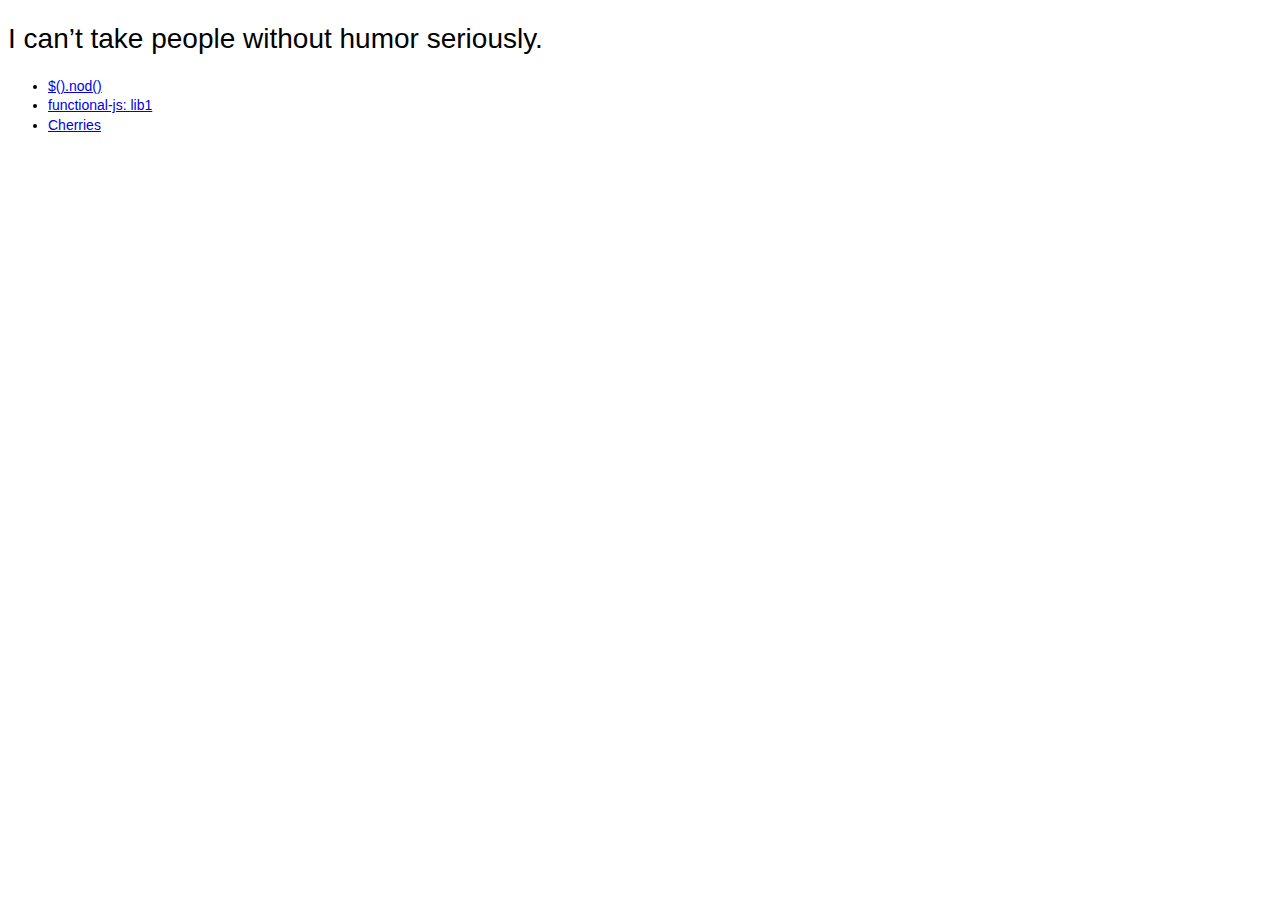
<file: index.html>
<!doctype html>
<html>
  <head>
    <meta charset="utf-8">
    <title>Gorm Casper</title>
    <style>
      body { font: 14px/1.4 myriad pro, arial, sans-serif }
      h1 { font-weight: 400 }
    </style>
  </head>
  <body>
    <h1>I can&rsquo;t take people without humor seriously.</h1>
    <ul>
      <li><a href="nod/">$().nod()</a></li>
      <li><a href="functional-js/">functional-js: lib1</a></li>
      <li><a href="cherries/">Cherries</a></li>
    </ul>
  </body>
</html>
</file>
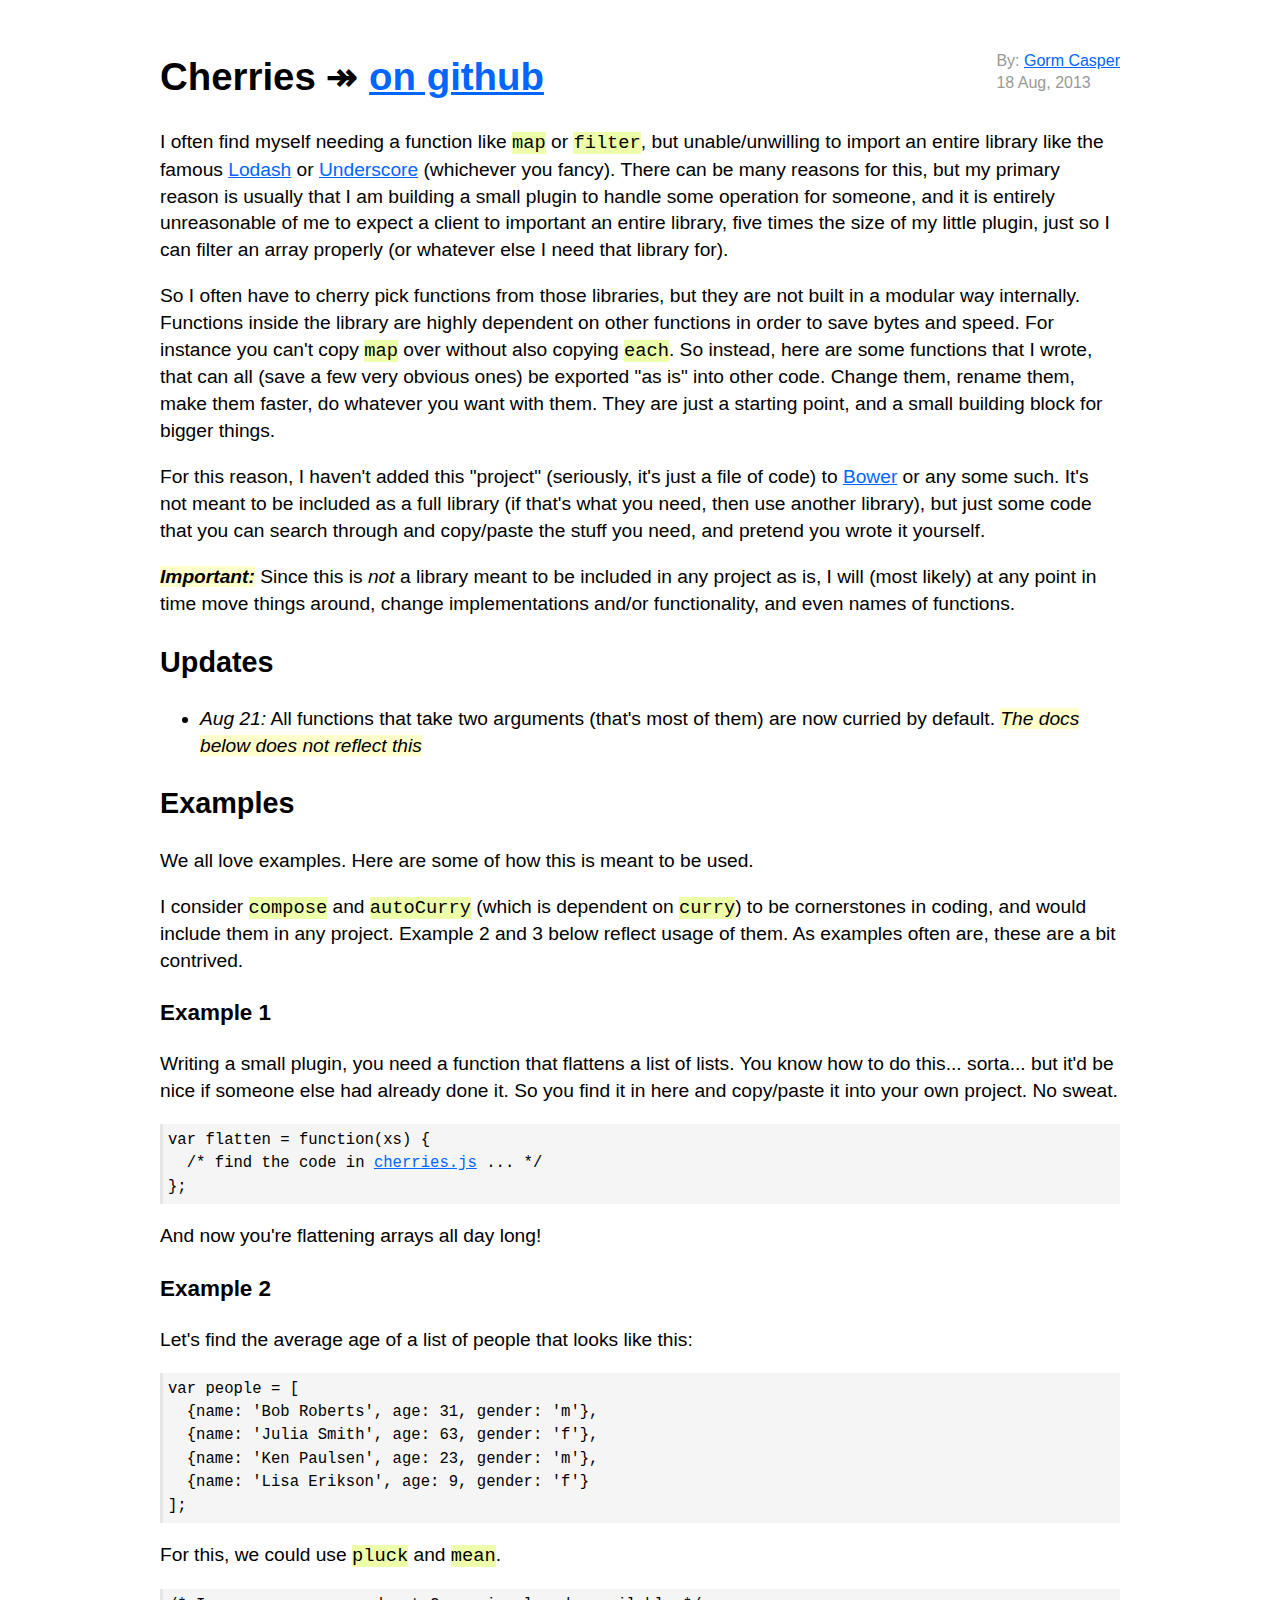
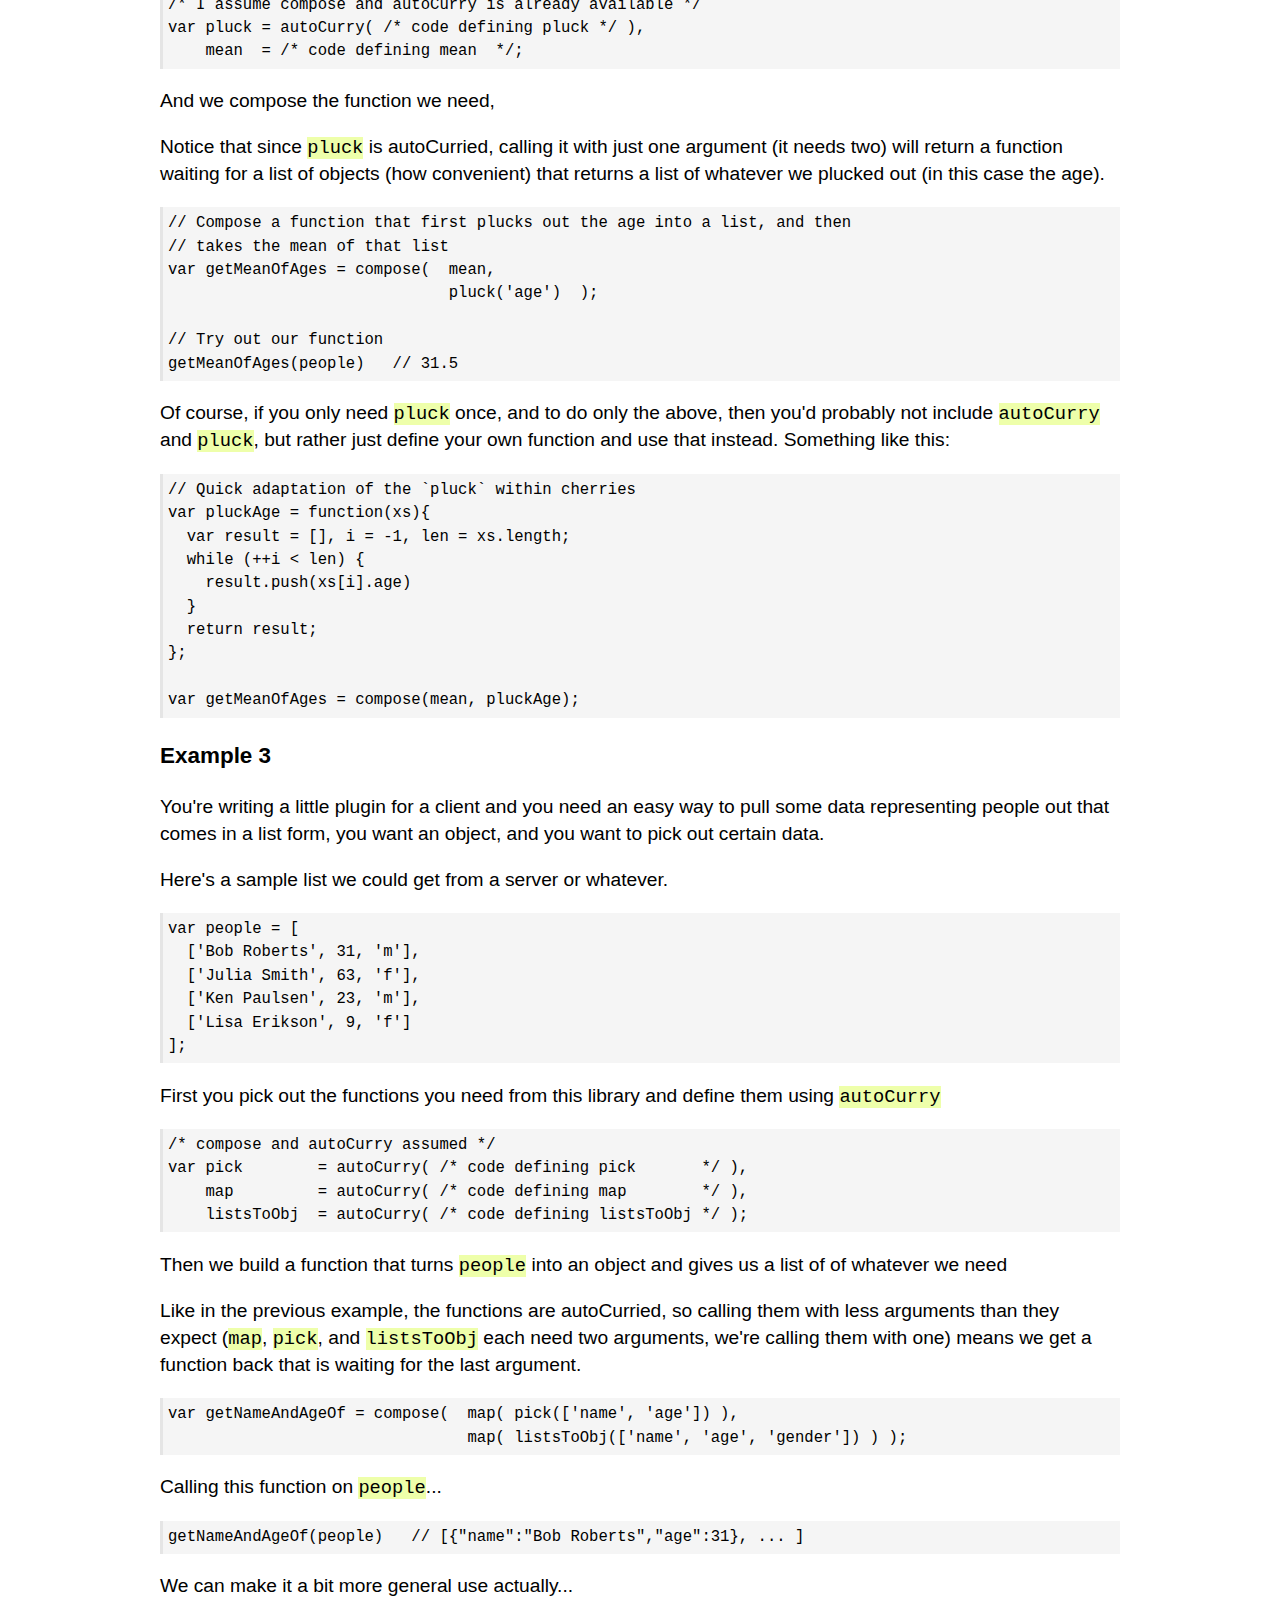
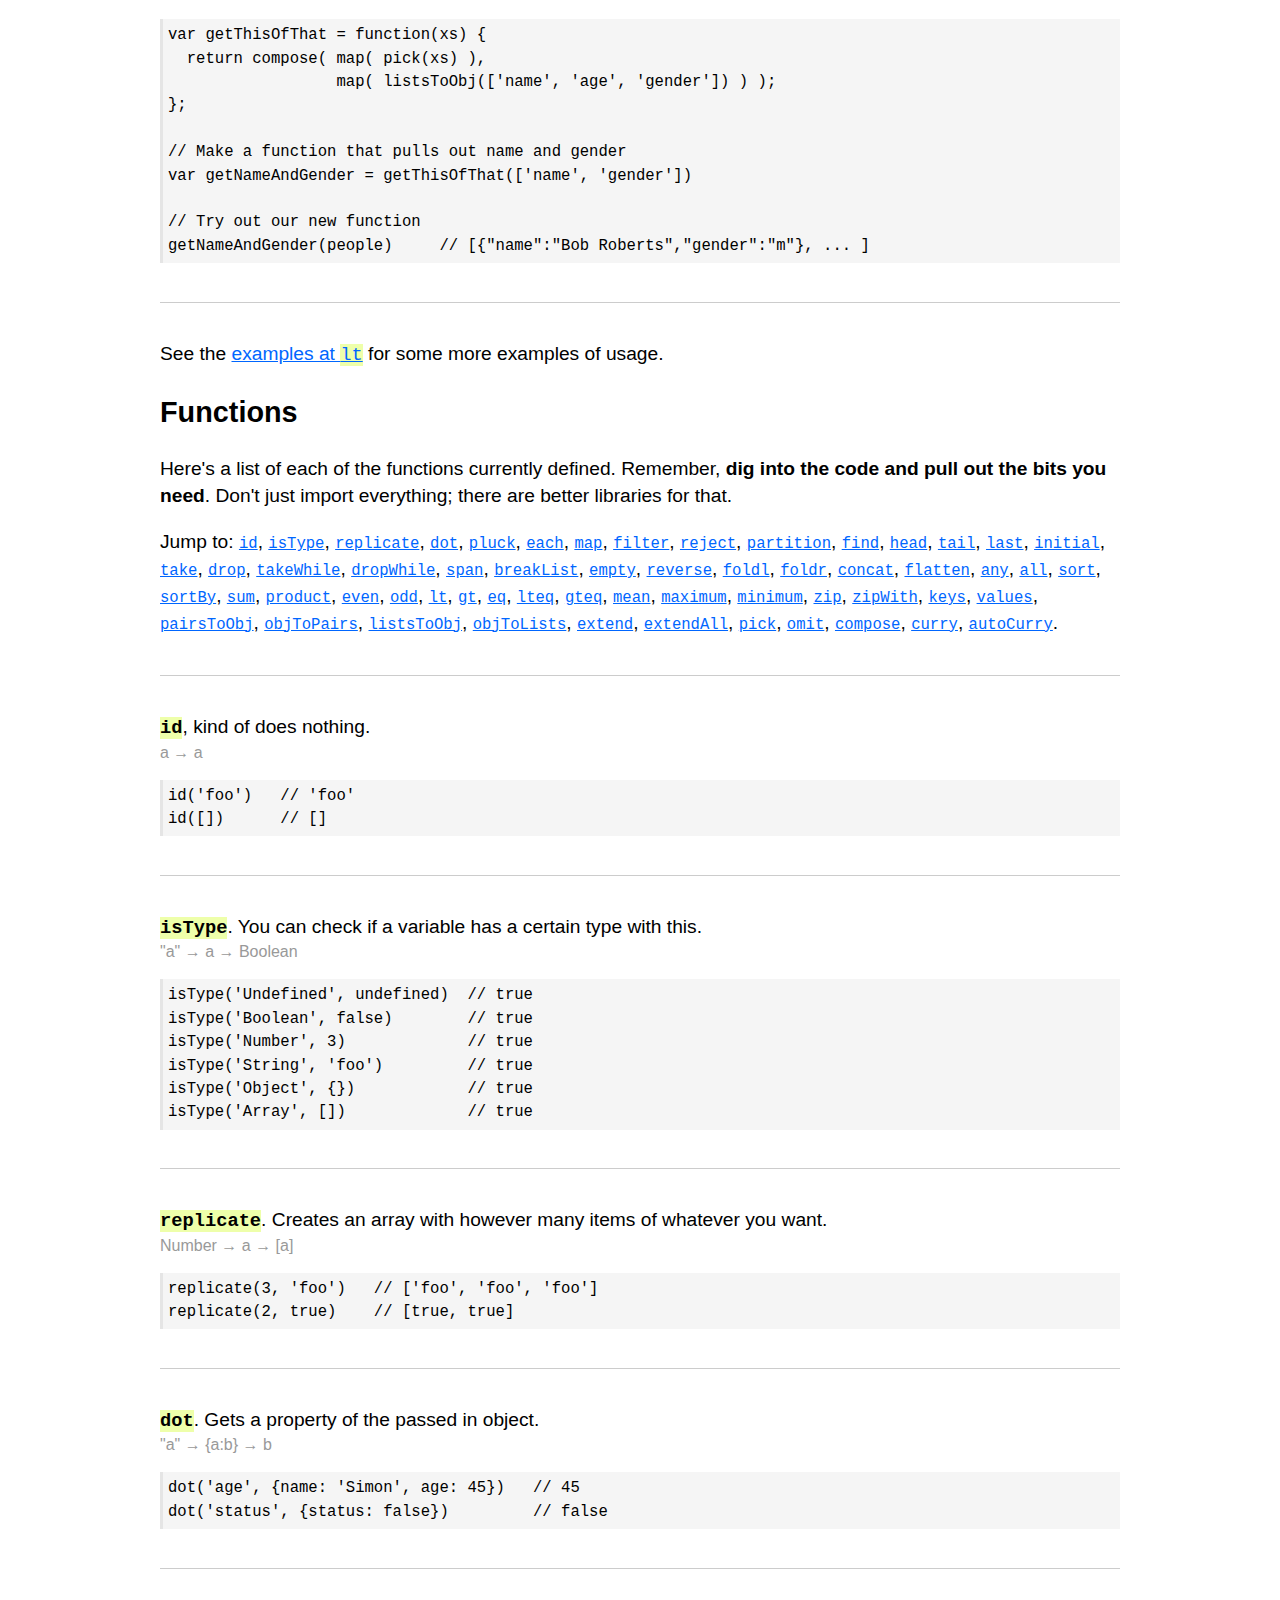
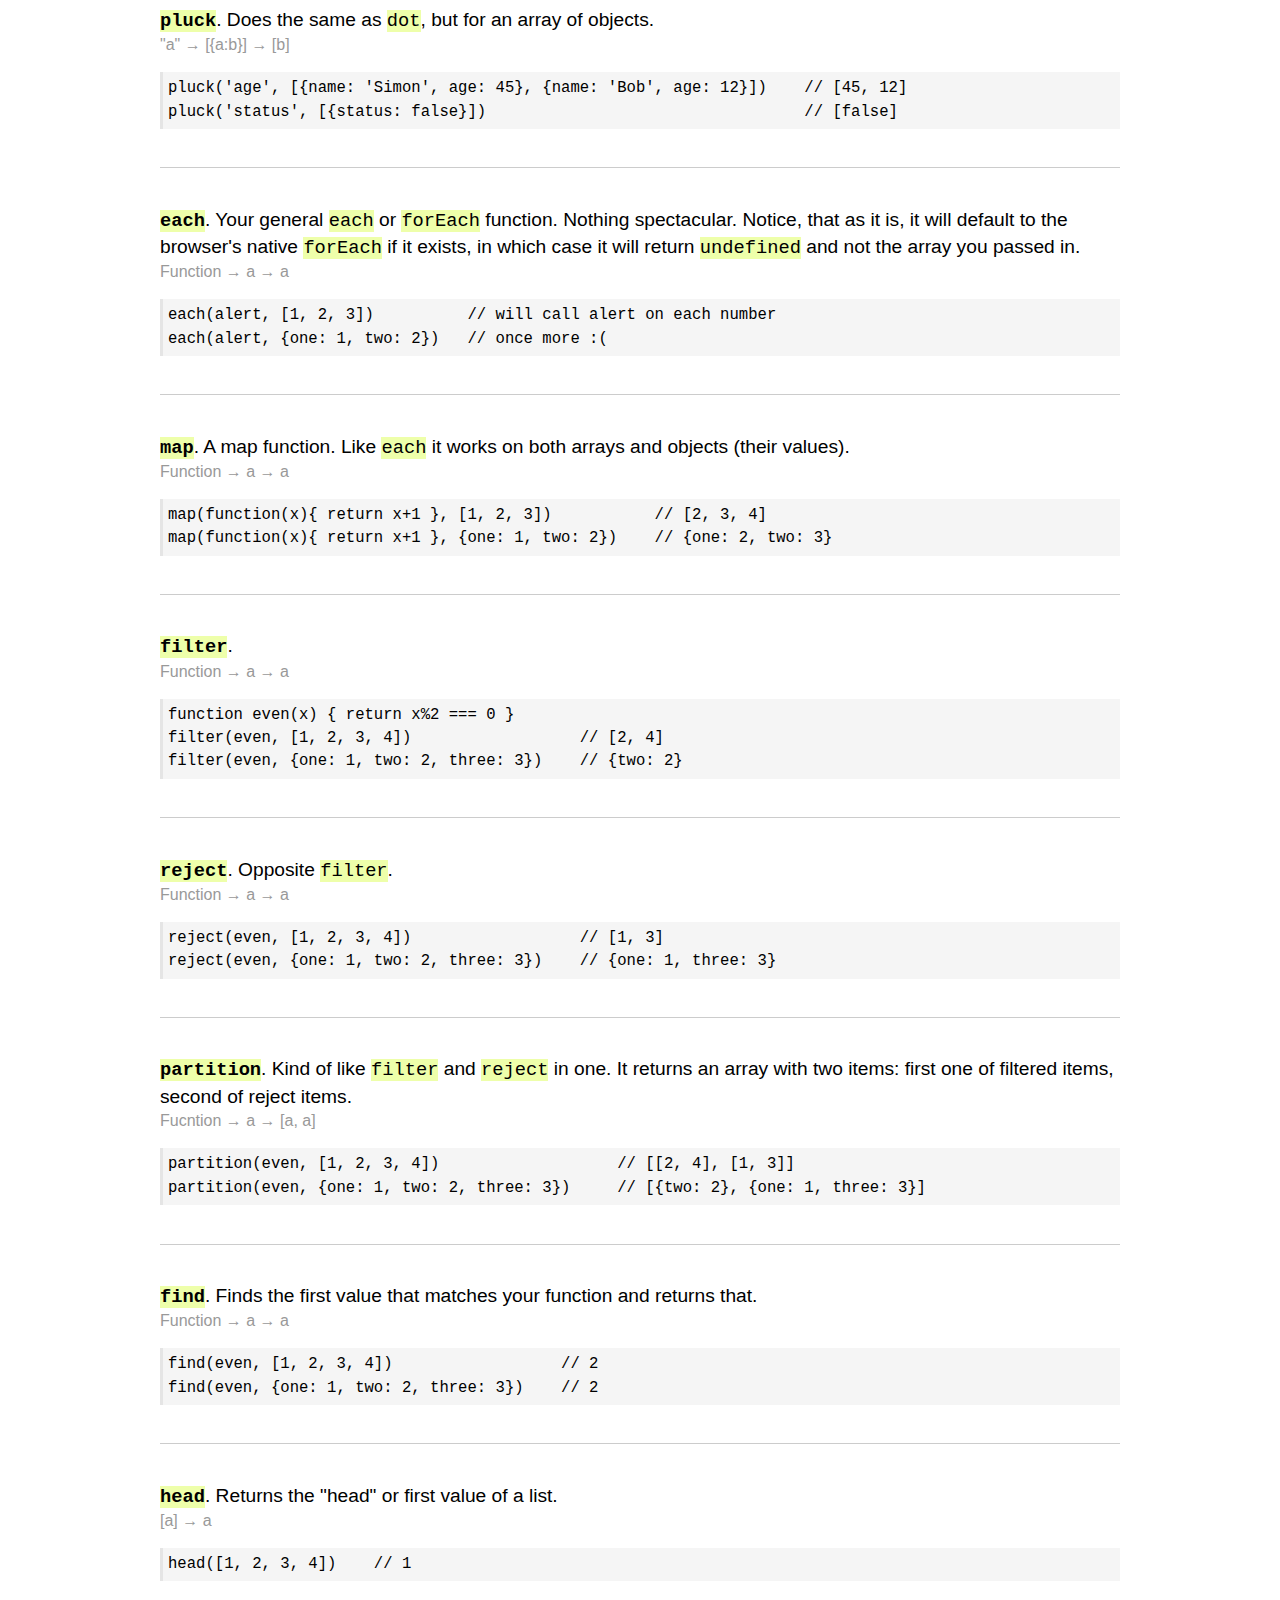
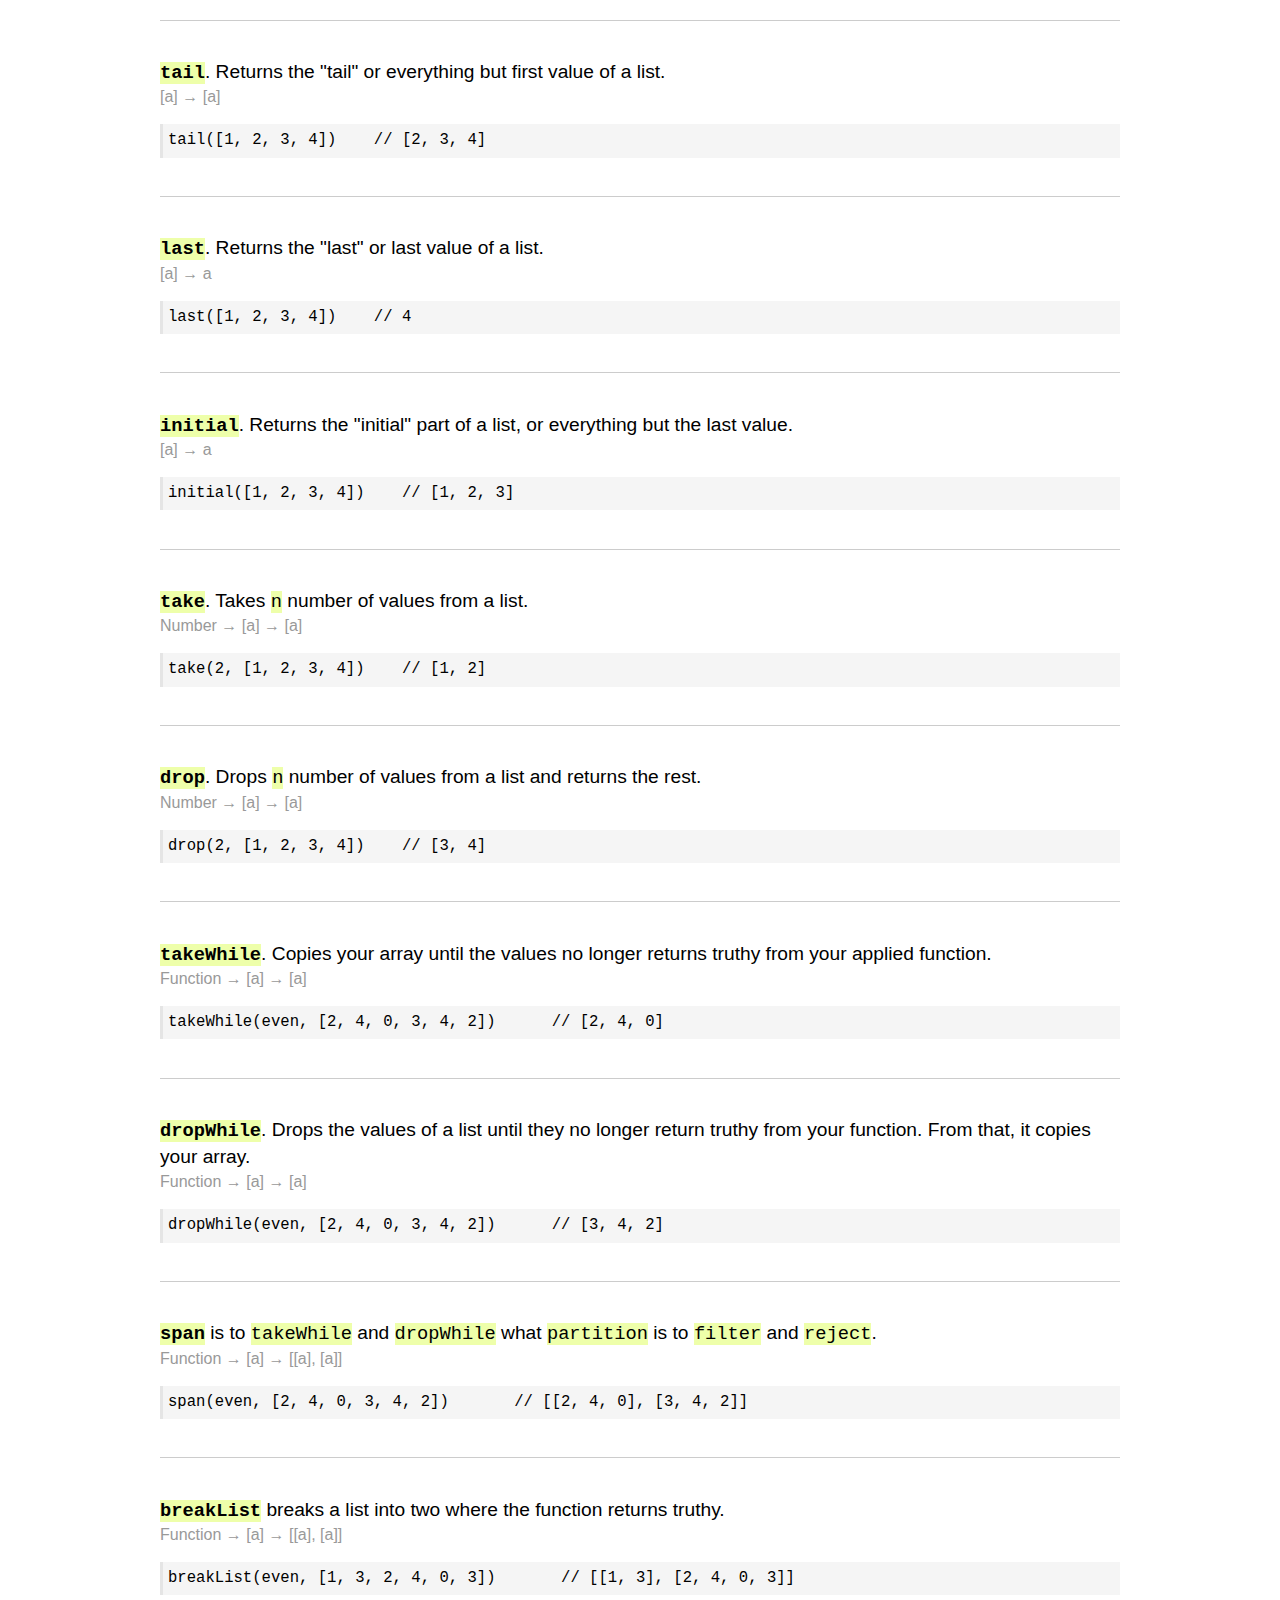
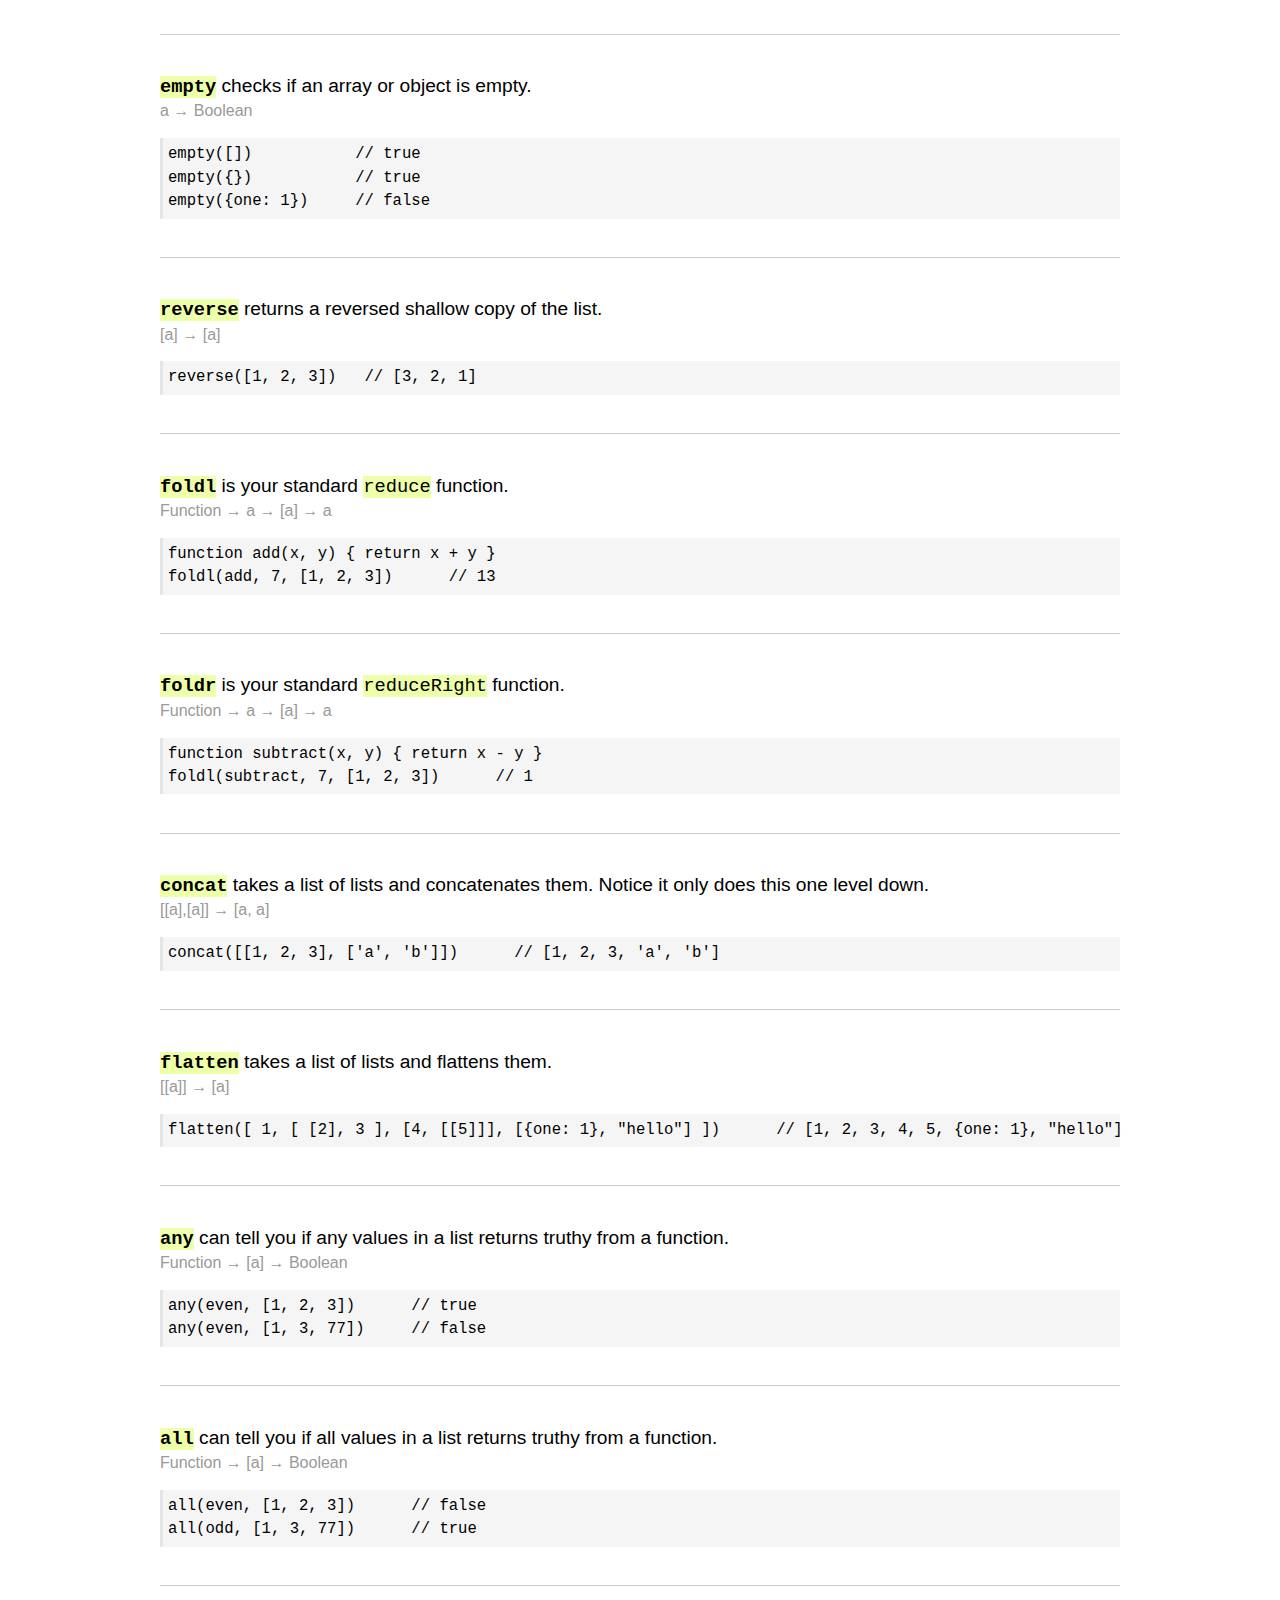
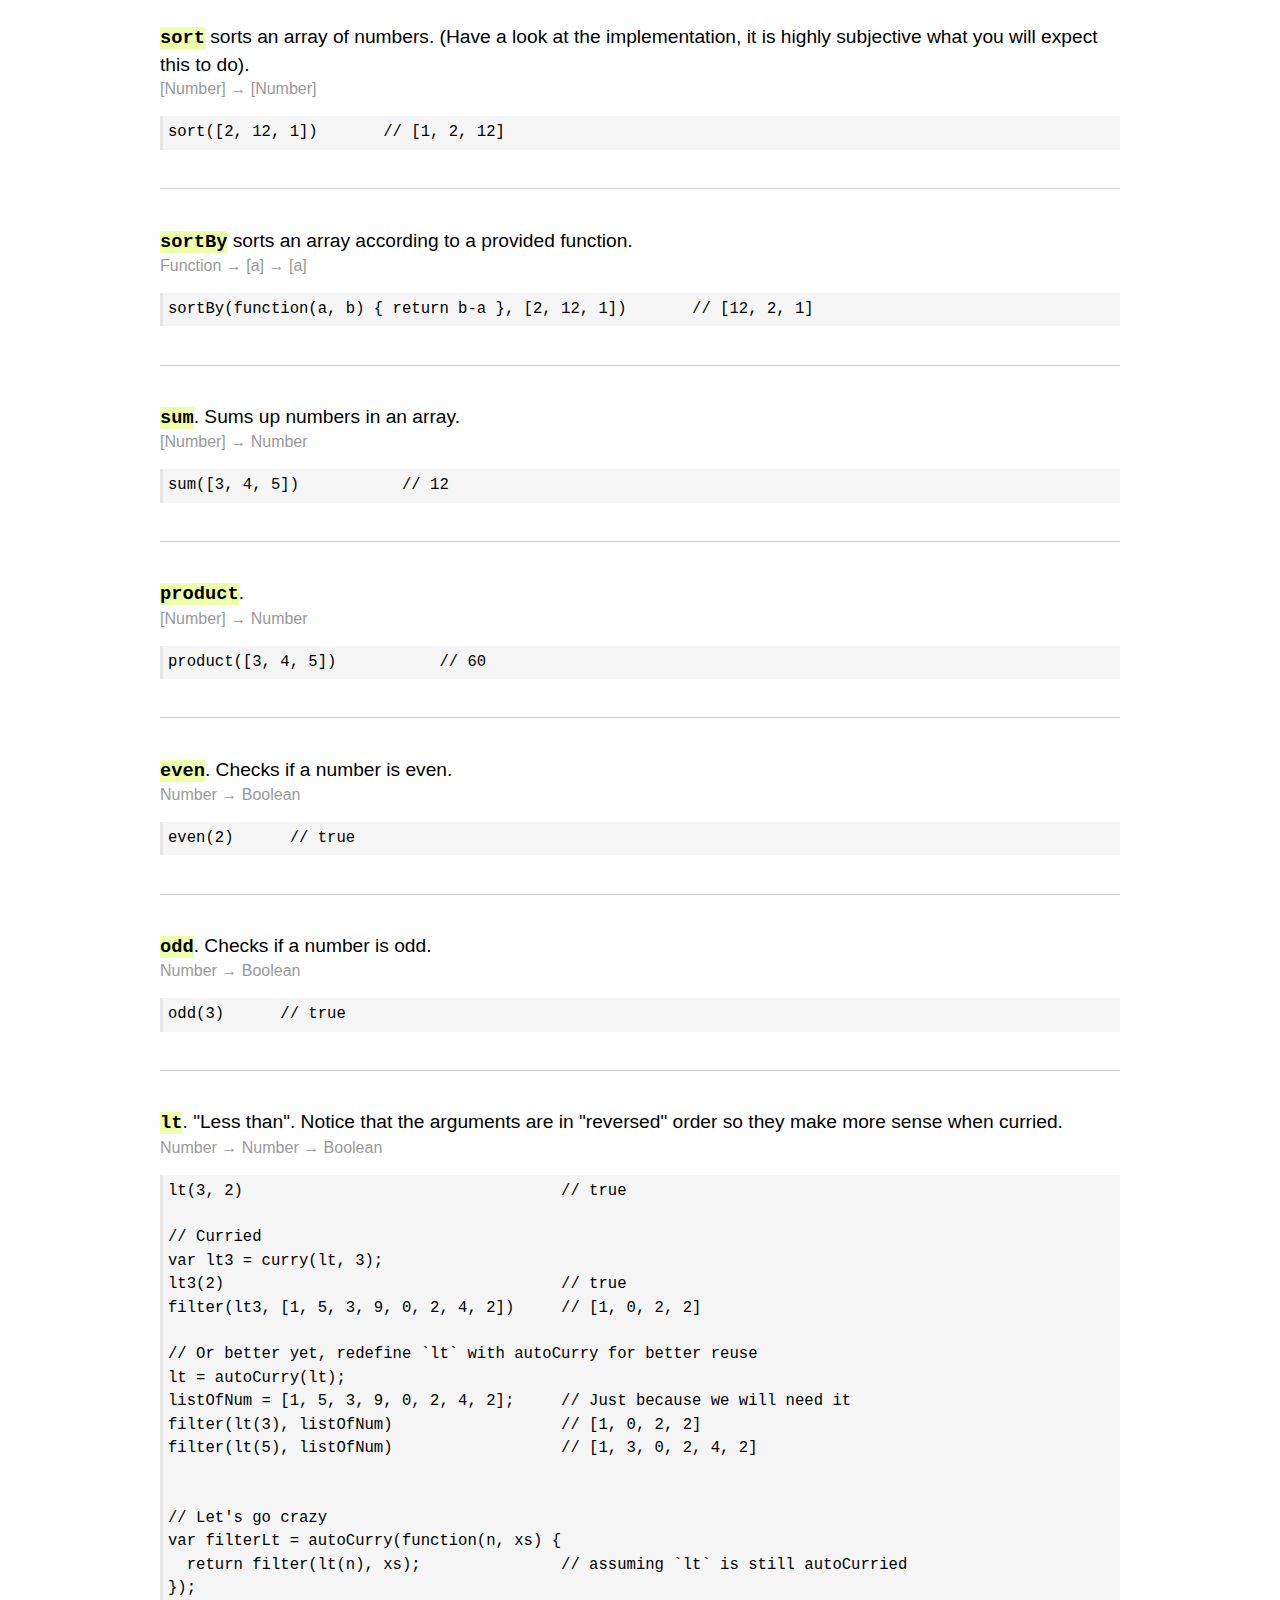
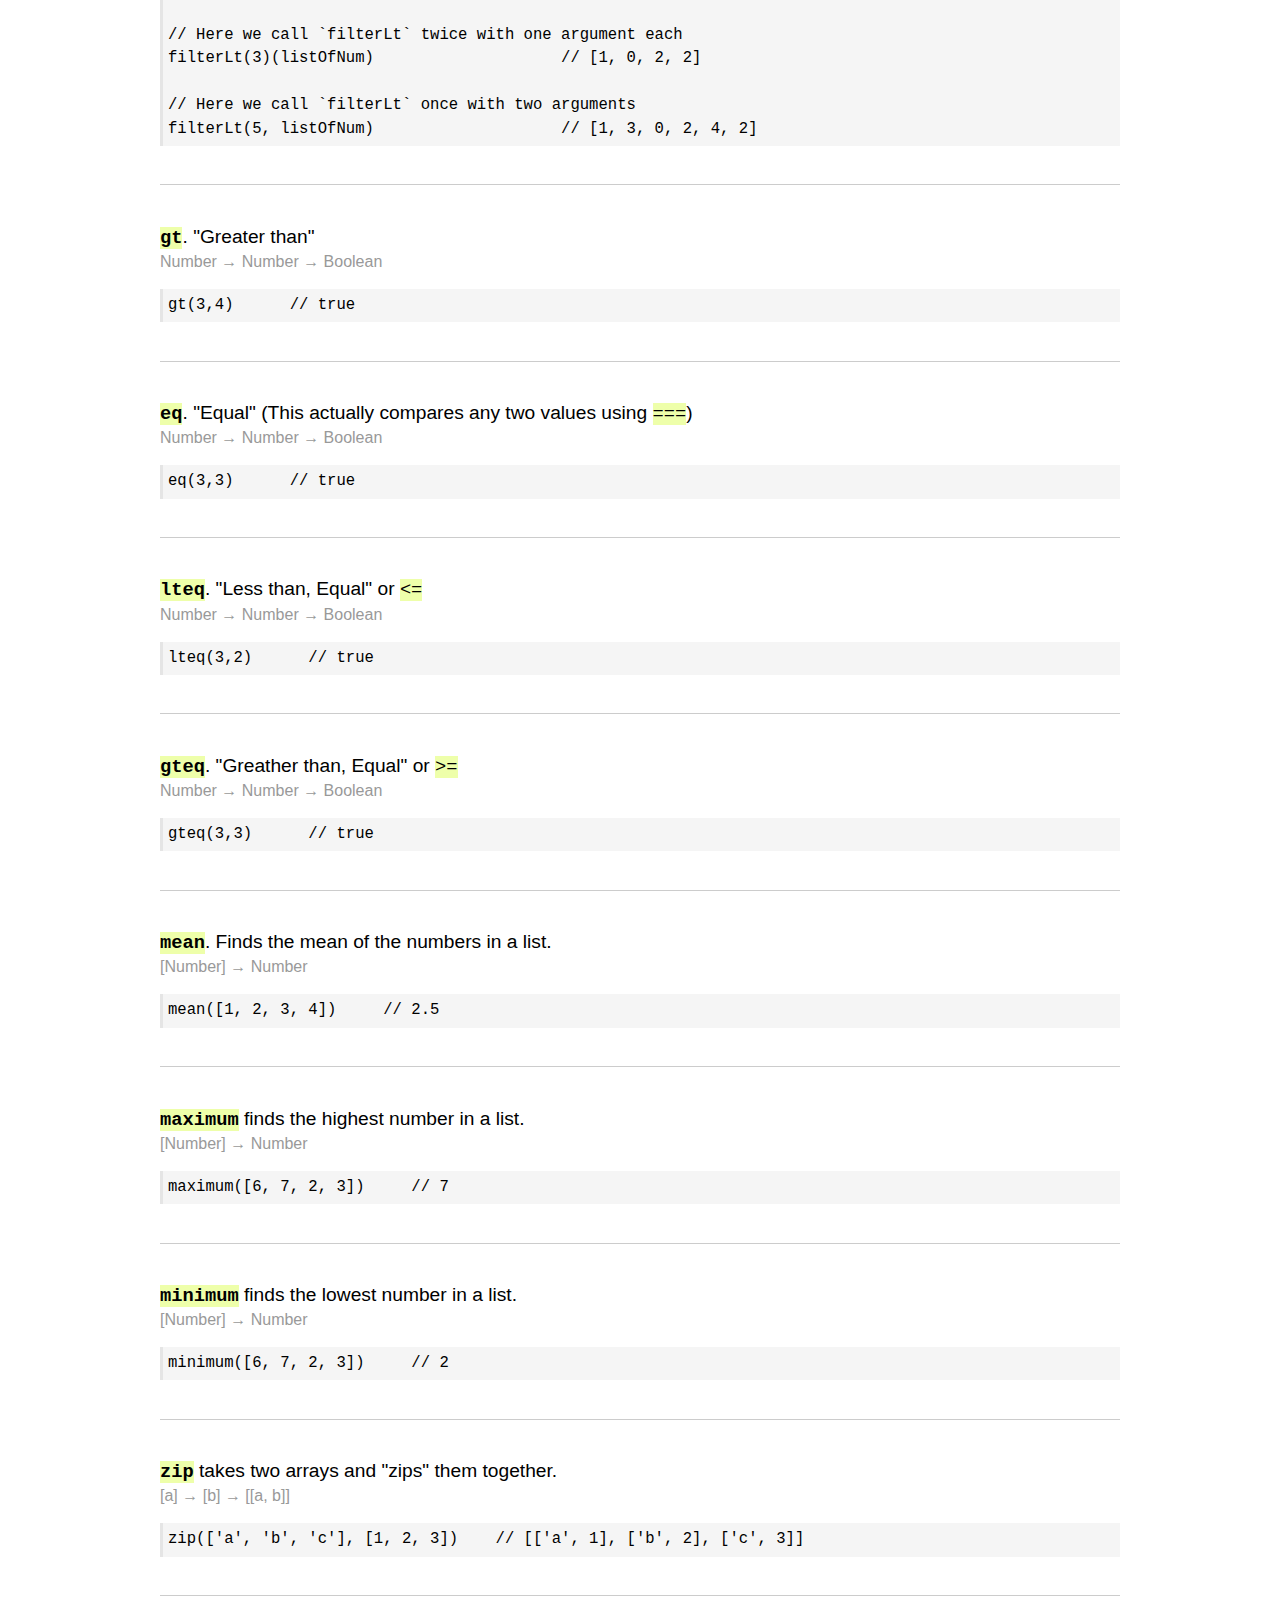
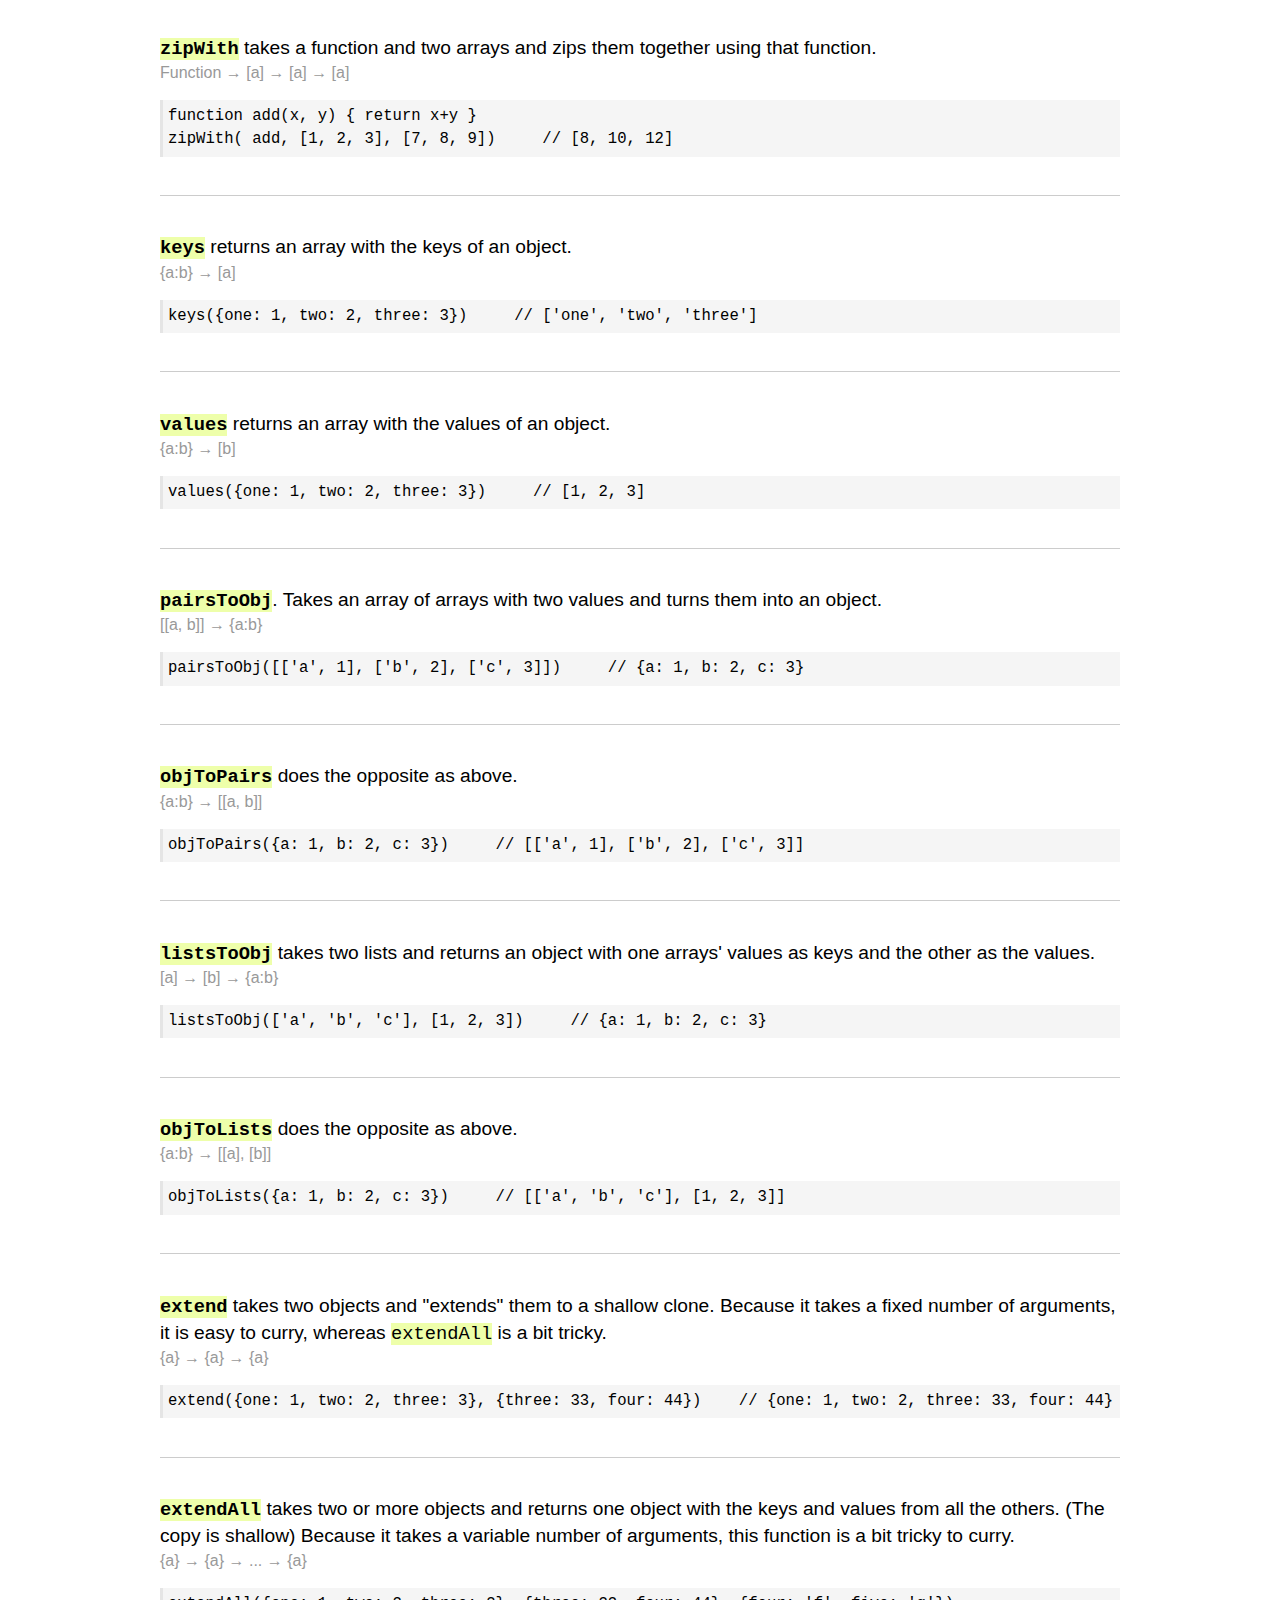
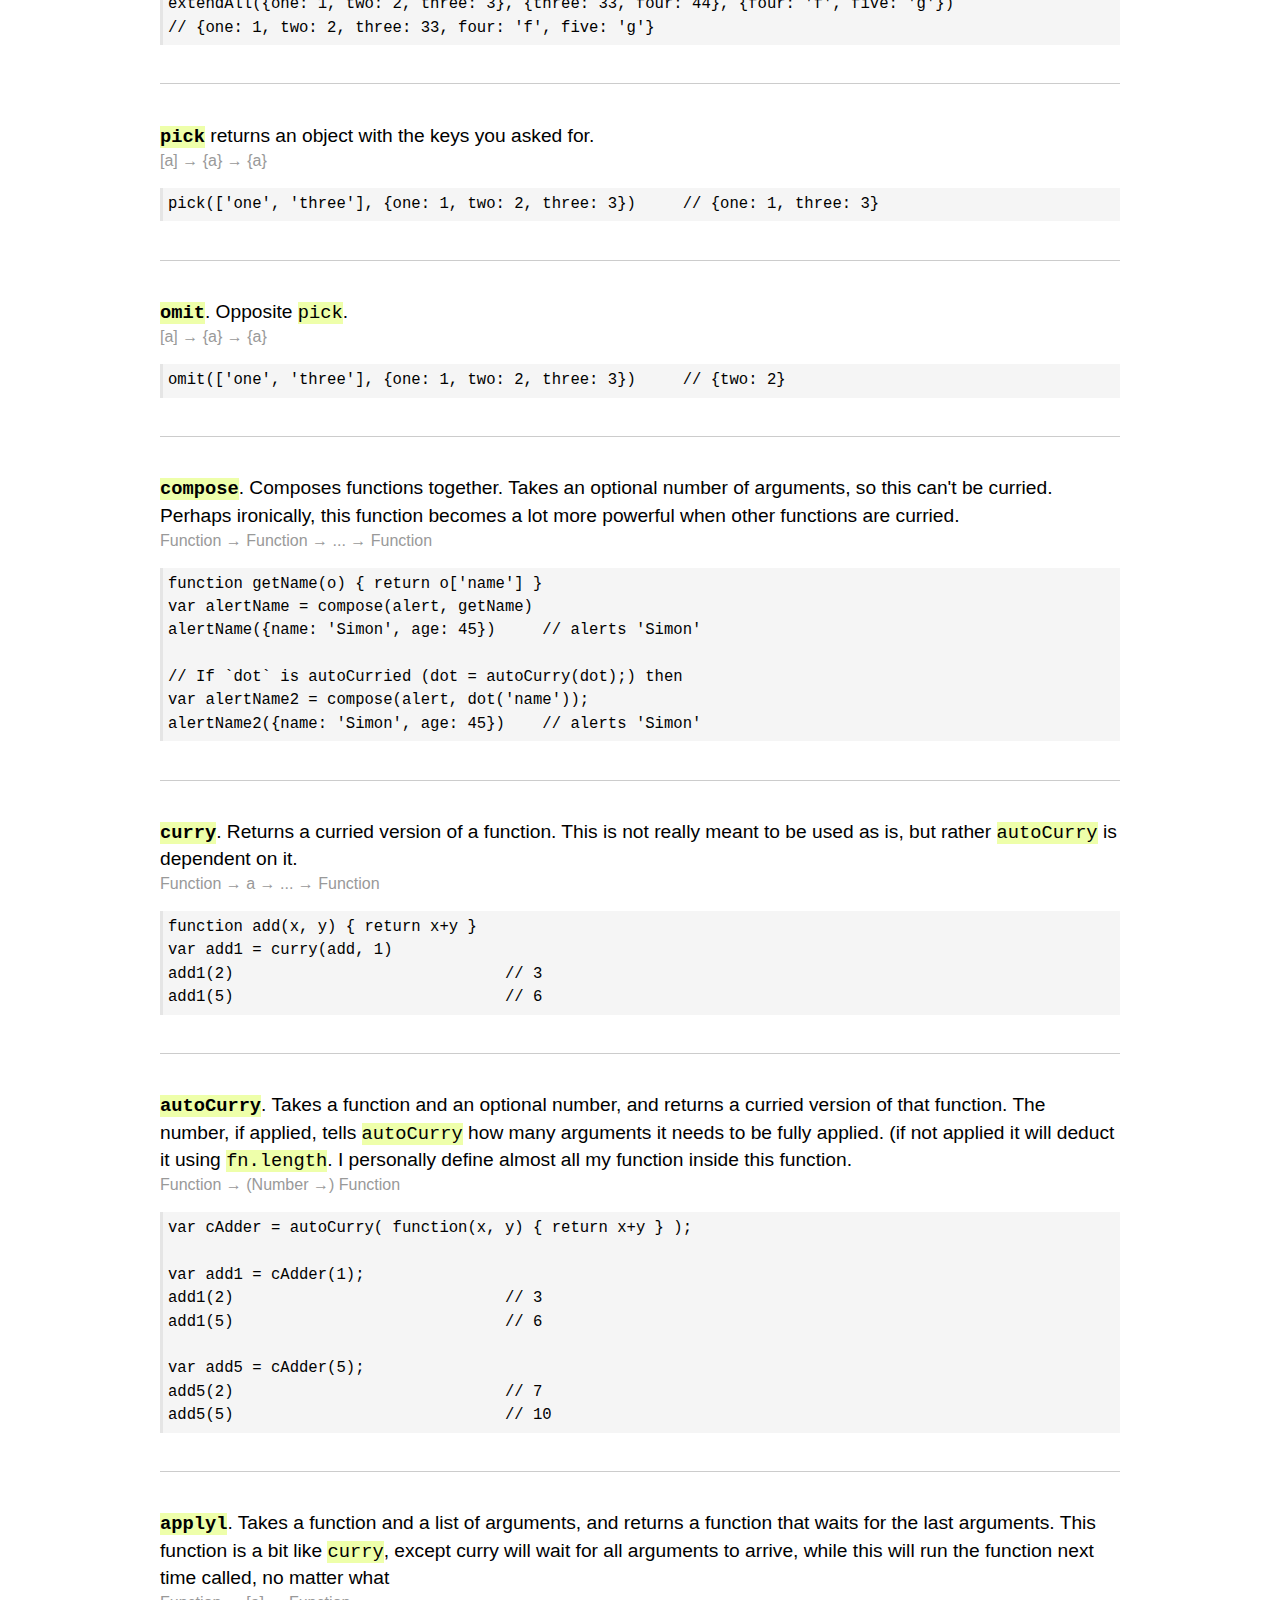
<file: cherries/index.html>
<!doctype html>
<html>
  <head>
    <meta charset="utf-8">
    <meta name="viewport" content="width=device-width, initial-scale=1">
    <title>JS Cherries</title>
    <!--  Snooping in the code? Enjoy. It's as simple as it can get. Why?
          Because the site feels speedier and I like that, more so than looking
          at yet another bootstrap skin... and hey look! It's responsive too!
    -->
    <link rel="stylesheet" href="styles.css">
  </head>
  <body>
    <small style="float:right">By: <a href="http://gormcasper.com">Gorm Casper</a><br>18 Aug, 2013</small>
    <h1>Cherries &Rarr; <a href="https://github.com/casperin/cherries/">on github</a></h1>
    <p>I often find myself needing a function like <code>map</code> or <code>filter</code>, but unable/unwilling to import an entire library like the famous <a href="http://lodash.com">Lodash</a> or <a href="http://underscorejs.org/">Underscore</a> (whichever you fancy). There can be many reasons for this, but my primary reason is usually that I am building a small plugin to handle some operation for someone, and it is entirely unreasonable of me to expect a client to important an entire library, five times the size of my little plugin, just so I can filter an array properly (or whatever else I need that library for).</p>
    <p>So I often have to cherry pick functions from those libraries, but they are not built in a modular way internally. Functions inside the library are highly dependent on other functions in order to save bytes and speed. For instance you can't copy <code>map</code> over without also copying <code>each</code>. So instead, here are some functions that I wrote, that can all (save a few very obvious ones) be exported "as is" into other code. Change them, rename them, make them faster, do whatever you want with them. They are just a starting point, and a small building block for bigger things.</p>
    <p>For this reason, I haven't added this "project" (seriously, it's just a file of code) to <a href="http://bower.io/">Bower</a> or any some such. It's not meant to be included as a full library (if that's what you need, then use another library), but just some code that you can search through and copy/paste the stuff you need, and pretend you wrote it yourself.</p>

    <p><strong><mark>Important:</mark></strong> Since this is <em>not</em> a library meant to be included in any project as is, I will (most likely) at any point in time move things around, change implementations and/or functionality, and even names of functions.</p>

    <h2>Updates</h2>
    <ul>
      <li><em>Aug 21:</em> All functions that take two arguments (that's most of them) are now curried by default. <mark>The docs below does not reflect this</mark></li>
    </ul>


<h2>Examples</h2>
<p>We all love examples. Here are some of how this is meant to be used.</p>
<p>I consider <code>compose</code> and <code>autoCurry</code> (which is dependent on <code>curry</code>) to be cornerstones in coding, and would include them in any project. Example 2 and 3 below reflect usage of them. As examples often are, these are a bit contrived.</p>

<h3 id="ex1">Example 1</h3>
<p>Writing a small plugin, you need a function that flattens a list of lists. You know how to do this... sorta... but it'd be nice if someone else had already done it. So you find it in here and copy/paste it into your own project. No sweat.</p>
<pre class="prettyprint">
var flatten = function(xs) {
  /* find the code in <a href="https://github.com/casperin/cherries/blob/master/cherries.js">cherries.js</a> ... */
};
</pre>
<p>And now you're flattening arrays all day long!</p>

<h3 id="ex2">Example 2</h3>
<p>Let's find the average age of a list of people that looks like this:</p>
<pre class="prettyprint">
var people = [
  {name: 'Bob Roberts', age: 31, gender: 'm'},
  {name: 'Julia Smith', age: 63, gender: 'f'},
  {name: 'Ken Paulsen', age: 23, gender: 'm'},
  {name: 'Lisa Erikson', age: 9, gender: 'f'}
];
</pre>
<p>For this, we could use <code>pluck</code> and <code>mean</code>.
<pre class="prettyprint">
/* I assume compose and autoCurry is already available */
var pluck = autoCurry( /* code defining pluck */ ),
    mean  = /* code defining mean  */;
</pre>
<p>And we compose the function we need,</p>
<p>Notice that since <code>pluck</code> is autoCurried, calling it with just one argument (it needs two) will return a function waiting for a list of objects (how convenient) that returns a list of whatever we plucked out (in this case the age).</p>
<pre class="prettyprint">
// Compose a function that first plucks out the age into a list, and then
// takes the mean of that list
var getMeanOfAges = compose(  mean,
                              pluck('age')  );

// Try out our function
getMeanOfAges(people)   // 31.5
</pre>
<p>Of course, if you only need <code>pluck</code> once, and to do only the above, then you'd probably not include <code>autoCurry</code> and <code>pluck</code>, but rather just define your own function and use that instead. Something like this:</p>
<pre class="prettyprint">
// Quick adaptation of the `pluck` within cherries
var pluckAge = function(xs){
  var result = [], i = -1, len = xs.length;
  while (++i &lt; len) {
    result.push(xs[i].age)
  }
  return result;
};

var getMeanOfAges = compose(mean, pluckAge);
</pre>

<h3 id="ex3">Example 3</h3>
<p>You're writing a little plugin for a client and you need an easy way to pull some data representing people out that comes in a list form, you want an object, and you want to pick out certain data.</p>
<p>Here's a sample list we could get from a server or whatever.</p>
<pre class="prettyprint">
var people = [
  ['Bob Roberts', 31, 'm'],
  ['Julia Smith', 63, 'f'],
  ['Ken Paulsen', 23, 'm'],
  ['Lisa Erikson', 9, 'f']
];
</pre>
<p>First you pick out the functions you need from this library and define them using <code>autoCurry</code>
<pre class="prettyprint lang-js">
/* compose and autoCurry assumed */
var pick        = autoCurry( /* code defining pick       */ ),
    map         = autoCurry( /* code defining map        */ ),
    listsToObj  = autoCurry( /* code defining listsToObj */ );
</pre>
<p>Then we build a function that turns <code>people</code> into an object and gives us a list of of whatever we need</p>
<p>Like in the previous example, the functions are autoCurried, so calling them with less arguments than they expect (<code>map</code>, <code>pick</code>, and <code>listsToObj</code> each need two arguments, we're calling them with one) means we get a function back that is waiting for the last argument.</p>
<pre class="prettyprint">
var getNameAndAgeOf = compose(  map( pick(['name', 'age']) ),
                                map( listsToObj(['name', 'age', 'gender']) ) );
</pre>
<p>Calling this function on <code>people</code>...
<pre class="prettyprint">
getNameAndAgeOf(people)   // [{"name":"Bob Roberts","age":31}, ... ]
</pre>
<p>We can make it a bit more general use actually...</p>
<pre class="prettyprint">
var getThisOfThat = function(xs) {
  return compose( map( pick(xs) ),
                  map( listsToObj(['name', 'age', 'gender']) ) );
};

// Make a function that pulls out name and gender
var getNameAndGender = getThisOfThat(['name', 'gender'])

// Try out our new function
getNameAndGender(people)     // [{"name":"Bob Roberts","gender":"m"}, ... ]
</pre>

<hr>

<p>See the <a href="#lt">examples at <code>lt</code></a> for some more examples of usage.</p>




<h2>Functions</h2>
<p>Here's a list of each of the functions currently defined. Remember, <strong>dig into the code and pull out the bits you need</strong>. Don't just import everything; there are better libraries for that.</p>

<p>
  Jump to:
  <span class="mono">
  <a href="#id">id</a>,
  <a href="#isType">isType</a>,
  <a href="#replicate">replicate</a>,
  <a href="#dot">dot</a>,
  <a href="#pluck">pluck</a>,
  <a href="#each">each</a>,
  <a href="#map">map</a>,
  <a href="#filter">filter</a>,
  <a href="#reject">reject</a>,
  <a href="#partition">partition</a>,
  <a href="#find">find</a>,
  <a href="#head">head</a>,
  <a href="#tail">tail</a>,
  <a href="#last">last</a>,
  <a href="#initial">initial</a>,
  <a href="#take">take</a>,
  <a href="#drop">drop</a>,
  <a href="#takeWhile">takeWhile</a>,
  <a href="#dropWhile">dropWhile</a>,
  <a href="#span">span</a>,
  <a href="#breakList">breakList</a>,
  <a href="#empty">empty</a>,
  <a href="#reverse">reverse</a>,
  <a href="#foldl">foldl</a>,
  <a href="#foldr">foldr</a>,
  <a href="#concat">concat</a>,
  <a href="#flatten">flatten</a>,
  <a href="#any">any</a>,
  <a href="#all">all</a>,
  <a href="#sort">sort</a>,
  <a href="#sortBy">sortBy</a>,
  <a href="#sum">sum</a>,
  <a href="#product">product</a>,
  <a href="#even">even</a>,
  <a href="#odd">odd</a>,
  <a href="#lt">lt</a>,
  <a href="#gt">gt</a>,
  <a href="#eq">eq</a>,
  <a href="#lteq">lteq</a>,
  <a href="#gteq">gteq</a>,
  <a href="#mean">mean</a>,
  <a href="#maximum">maximum</a>,
  <a href="#minimum">minimum</a>,
  <a href="#zip">zip</a>,
  <a href="#zipWith">zipWith</a>,
  <a href="#keys">keys</a>,
  <a href="#values">values</a>,
  <a href="#pairsToObj">pairsToObj</a>,
  <a href="#objToPairs">objToPairs</a>,
  <a href="#listsToObj">listsToObj</a>,
  <a href="#objToLists">objToLists</a>,
  <a href="#extend">extend</a>,
  <a href="#extendAll">extendAll</a>,
  <a href="#pick">pick</a>,
  <a href="#omit">omit</a>,
  <a href="#compose">compose</a>,
  <a href="#curry">curry</a>,
  <a href="#autoCurry">autoCurry</a>.
  </span>
</p>

<hr>
<code class="def" id="id">id</code>, kind of does nothing.
<small>a &rarr; a</small>
<pre class="prettyprint">
id('foo')   // 'foo'
id([])      // []
</pre>

<hr>
<code class="def" id="isType">isType</code>. You can check if a variable has a certain type with this.
<small>"a" &rarr; a &rarr; Boolean</small>
<pre class="prettyprint">
isType('Undefined', undefined)  // true
isType('Boolean', false)        // true
isType('Number', 3)             // true
isType('String', 'foo')         // true
isType('Object', {})            // true
isType('Array', [])             // true
</pre>

<hr>
<code class="def" id="replicate">replicate</code>. Creates an array with however many items of whatever you want.
<small>Number &rarr; a &rarr; [a]</small>
<pre class="prettyprint">
replicate(3, 'foo')   // ['foo', 'foo', 'foo']
replicate(2, true)    // [true, true]
</pre>

<hr>
<code class="def" id="dot">dot</code>. Gets a property of the passed in object.
<small>"a" &rarr; {a:b} &rarr; b</small>
<pre class="prettyprint">
dot('age', {name: 'Simon', age: 45})   // 45
dot('status', {status: false})         // false
</pre>

<hr>
<code class="def" id="pluck">pluck</code>. Does the same as <code>dot</code>, but for an array of objects.
<small>"a" &rarr; [{a:b}] &rarr; [b]</small>
<pre class="prettyprint">
pluck('age', [{name: 'Simon', age: 45}, {name: 'Bob', age: 12}])    // [45, 12]
pluck('status', [{status: false}])                                  // [false]
</pre>

<hr>
<code class="def" id="each">each</code>. Your general <code>each</code> or <code>forEach</code> function. Nothing spectacular.
Notice, that as it is, it will default to the browser's native <code>forEach</code> if it exists, in which case it will return <code>undefined</code> and not the array you passed in.
<small>Function &rarr; a &rarr; a</small>
<pre class="prettyprint">
each(alert, [1, 2, 3])          // will call alert on each number
each(alert, {one: 1, two: 2})   // once more :(
</pre>

<hr>
<code class="def" id="map">map</code>. A map function. Like <code>each</code> it works on both arrays and objects (their values).
<small>Function &rarr; a &rarr; a</small>
<pre class="prettyprint">
map(function(x){ return x+1 }, [1, 2, 3])           // [2, 3, 4]
map(function(x){ return x+1 }, {one: 1, two: 2})    // {one: 2, two: 3}
</pre>

<hr>
<code class="def" id="filter">filter</code>.
<small>Function &rarr; a &rarr; a</small>
<pre class="prettyprint">
function even(x) { return x%2 === 0 }
filter(even, [1, 2, 3, 4])                  // [2, 4]
filter(even, {one: 1, two: 2, three: 3})    // {two: 2}
</pre>

<hr>
<code class="def" id="reject">reject</code>. Opposite <code>filter</code>.
<small>Function &rarr; a &rarr; a</small>
<pre class="prettyprint">
reject(even, [1, 2, 3, 4])                  // [1, 3]
reject(even, {one: 1, two: 2, three: 3})    // {one: 1, three: 3}
</pre>

<hr>
<code class="def" id="partition">partition</code>. Kind of like <code>filter</code> and <code>reject</code> in one. It returns an array with two items: first one of filtered items, second of reject items.
<small>Fucntion &rarr; a &rarr; [a, a]</small>
<pre class="prettyprint">
partition(even, [1, 2, 3, 4])                   // [[2, 4], [1, 3]]
partition(even, {one: 1, two: 2, three: 3})     // [{two: 2}, {one: 1, three: 3}]
</pre>

<hr>
<code class="def" id="find">find</code>. Finds the first value that matches your function and returns that.
<small>Function &rarr; a &rarr; a</small>
<pre class="prettyprint">
find(even, [1, 2, 3, 4])                  // 2
find(even, {one: 1, two: 2, three: 3})    // 2
</pre>

<hr>
<code class="def" id="head">head</code>. Returns the "head" or first value of a list.
<small>[a] &rarr; a</small>
<pre class="prettyprint">head([1, 2, 3, 4])    // 1</pre>

<hr>
<code class="def" id="tail">tail</code>. Returns the "tail" or everything but first value of a list.
<small>[a] &rarr; [a]</small>
<pre class="prettyprint">tail([1, 2, 3, 4])    // [2, 3, 4]</pre>

<hr>
<code class="def" id="last">last</code>. Returns the "last" or last value of a list.
<small>[a] &rarr; a</small>
<pre class="prettyprint">last([1, 2, 3, 4])    // 4</pre>

<hr>
<code class="def" id="initial">initial</code>. Returns the "initial" part of a list, or everything but the last value.
<small>[a] &rarr; a</small>
<pre class="prettyprint">initial([1, 2, 3, 4])    // [1, 2, 3]</pre>

<hr>
<code class="def" id="take">take</code>. Takes <code>n</code> number of values from a list.
<small>Number &rarr; [a] &rarr; [a]</small>
<pre class="prettyprint">take(2, [1, 2, 3, 4])    // [1, 2]</pre>

<hr>
<code class="def" id="drop">drop</code>. Drops <code>n</code> number of values from a list and returns the rest.
<small>Number &rarr; [a] &rarr; [a]</small>
<pre class="prettyprint">drop(2, [1, 2, 3, 4])    // [3, 4]</pre>

<hr>
<code class="def" id="takeWhile">takeWhile</code>. Copies your array until the values no longer returns truthy from your applied function.
<small>Function &rarr; [a] &rarr; [a]</small>
<pre class="prettyprint">takeWhile(even, [2, 4, 0, 3, 4, 2])      // [2, 4, 0]</pre>

<hr>
<code class="def" id="dropWhile">dropWhile</code>. Drops the values of a list until they no longer return truthy from your function. From that, it copies your array.
<small>Function &rarr; [a] &rarr; [a]</small>
<pre class="prettyprint">dropWhile(even, [2, 4, 0, 3, 4, 2])      // [3, 4, 2]</pre>

<hr>
<code class="def" id="span">span</code> is to <code>takeWhile</code> and <code>dropWhile</code> what <code>partition</code> is to <code>filter</code> and <code>reject</code>.
<small>Function &rarr; [a] &rarr; [[a], [a]]</small>
<pre class="prettyprint">span(even, [2, 4, 0, 3, 4, 2])       // [[2, 4, 0], [3, 4, 2]]</pre>

<hr>
<code class="def" id="breakList">breakList</code> breaks a list into two where the function returns truthy.
<small>Function &rarr; [a] &rarr; [[a], [a]]</small>
<pre class="prettyprint">breakList(even, [1, 3, 2, 4, 0, 3])       // [[1, 3], [2, 4, 0, 3]]</pre>

<hr>
<code class="def" id="empty">empty</code> checks if an array or object is empty.
<small>a &rarr; Boolean</small>
<pre class="prettyprint">
empty([])           // true
empty({})           // true
empty({one: 1})     // false
</pre>

<hr>
<code class="def" id="reverse">reverse</code> returns a reversed shallow copy of the list.
<small>[a] &rarr; [a]</small>
<pre class="prettyprint">reverse([1, 2, 3])   // [3, 2, 1]</pre>

<hr>
<code class="def" id="foldl">foldl</code> is your standard <code>reduce</code> function.
<small>Function &rarr; a &rarr; [a] &rarr; a</small>
<pre class="prettyprint">
function add(x, y) { return x + y }
foldl(add, 7, [1, 2, 3])      // 13
</pre>

<hr>
<code class="def" id="foldr">foldr</code> is your standard <code>reduceRight</code> function.
<small>Function &rarr; a &rarr; [a] &rarr; a</small>
<pre class="prettyprint">
function subtract(x, y) { return x - y }
foldl(subtract, 7, [1, 2, 3])      // 1
</pre>

<hr>
<code class="def" id="concat">concat</code> takes a list of lists and concatenates them. Notice it only does this one level down.
<small>[[a],[a]] &rarr; [a, a]</small>
<pre class="prettyprint">concat([[1, 2, 3], ['a', 'b']])      // [1, 2, 3, 'a', 'b']</pre>

<hr>
<code class="def" id="flatten">flatten</code> takes a list of lists and flattens them.
<small>[[a]] &rarr; [a]</small>
<pre class="prettyprint">flatten([ 1, [ [2], 3 ], [4, [[5]]], [{one: 1}, "hello"] ])      // [1, 2, 3, 4, 5, {one: 1}, "hello"]</pre>

<hr>
<code class="def" id="any">any</code> can tell you if any values in a list returns truthy from a function.
<small>Function &rarr; [a] &rarr; Boolean</small>
<pre class="prettyprint">
any(even, [1, 2, 3])      // true
any(even, [1, 3, 77])     // false
</pre>

<hr>
<code class="def" id="all">all</code> can tell you if all values in a list returns truthy from a function.
<small>Function &rarr; [a] &rarr; Boolean</small>
<pre class="prettyprint">
all(even, [1, 2, 3])      // false
all(odd, [1, 3, 77])      // true
</pre>

<hr>
<code class="def" id="sort">sort</code> sorts an array of numbers. (Have a look at the implementation, it is highly subjective what you will expect this to do).
<small>[Number] &rarr; [Number]</small>
<pre class="prettyprint">sort([2, 12, 1])       // [1, 2, 12]</pre>

<hr>
<code class="def" id="sortBy">sortBy</code> sorts an array according to a provided function.
<small>Function &rarr; [a] &rarr; [a]</small>
<pre class="prettyprint">sortBy(function(a, b) { return b-a }, [2, 12, 1])       // [12, 2, 1]</pre>

<hr>
<code class="def" id="sum">sum</code>. Sums up numbers in an array.
<small>[Number] &rarr; Number</small>
<pre class="prettyprint">sum([3, 4, 5])           // 12</pre>

<hr>
<code class="def" id="product">product</code>.
<small>[Number] &rarr; Number</small>
<pre class="prettyprint">product([3, 4, 5])           // 60</pre>

<hr>
<code class="def" id="even">even</code>. Checks if a number is even.
<small>Number &rarr; Boolean</small>
<pre class="prettyprint">even(2)      // true</pre>

<hr>
<code class="def" id="odd">odd</code>. Checks if a number is odd.
<small>Number &rarr; Boolean</small>
<pre class="prettyprint">odd(3)      // true</pre>

<hr>
<code class="def" id="lt">lt</code>. "Less than". Notice that the arguments are in "reversed" order so they make more sense when curried.
<small>Number &rarr; Number &rarr; Boolean</small>
<pre class="prettyprint">
lt(3, 2)                                  // true

// Curried
var lt3 = curry(lt, 3);
lt3(2)                                    // true
filter(lt3, [1, 5, 3, 9, 0, 2, 4, 2])     // [1, 0, 2, 2]

// Or better yet, redefine `lt` with autoCurry for better reuse
lt = autoCurry(lt);
listOfNum = [1, 5, 3, 9, 0, 2, 4, 2];     // Just because we will need it
filter(lt(3), listOfNum)                  // [1, 0, 2, 2]
filter(lt(5), listOfNum)                  // [1, 3, 0, 2, 4, 2]


// Let's go crazy
var filterLt = autoCurry(function(n, xs) {
  return filter(lt(n), xs);               // assuming `lt` is still autoCurried
});

// Here we call `filterLt` twice with one argument each
filterLt(3)(listOfNum)                    // [1, 0, 2, 2]

// Here we call `filterLt` once with two arguments
filterLt(5, listOfNum)                    // [1, 3, 0, 2, 4, 2]
</pre>

<hr>
<code class="def" id="gt">gt</code>. "Greater than"
<small>Number &rarr; Number &rarr; Boolean</small>
<pre class="prettyprint">gt(3,4)      // true</pre>

<hr>
<code class="def" id="eq">eq</code>. "Equal" (This actually compares any two values using <code>===</code>)
<small>Number &rarr; Number &rarr; Boolean</small>
<pre class="prettyprint">eq(3,3)      // true</pre>

<hr>
<code class="def" id="lteq">lteq</code>. "Less than, Equal" or <code>&lt;=</code>
<small>Number &rarr; Number &rarr; Boolean</small>
<pre class="prettyprint">lteq(3,2)      // true</pre>

<hr>
<code class="def" id="gteq">gteq</code>. "Greather than, Equal" or <code>&gt;=</code>
<small>Number &rarr; Number &rarr; Boolean</small>
<pre class="prettyprint">gteq(3,3)      // true</pre>

<hr>
<code class="def" id="mean">mean</code>. Finds the mean of the numbers in a list.
<small>[Number] &rarr; Number</small>
<pre class="prettyprint">mean([1, 2, 3, 4])     // 2.5</pre>

<hr>
<code class="def" id="maximum">maximum</code> finds the highest number in a list.
<small>[Number] &rarr; Number</small>
<pre class="prettyprint">maximum([6, 7, 2, 3])     // 7</pre>

<hr>
<code class="def" id="minimum">minimum</code> finds the lowest number in a list.
<small>[Number] &rarr; Number</small>
<pre class="prettyprint">minimum([6, 7, 2, 3])     // 2</pre>

<hr>
<code class="def" id="zip">zip</code> takes two arrays and "zips" them together.
<small>[a] &rarr; [b] &rarr; [[a, b]]</small>
<pre class="prettyprint">zip(['a', 'b', 'c'], [1, 2, 3])    // [['a', 1], ['b', 2], ['c', 3]]</pre>

<hr>
<code class="def" id="zipWith">zipWith</code> takes a function and two arrays and zips them together using that function.
<small>Function &rarr; [a] &rarr; [a] &rarr; [a]</small>
<pre class="prettyprint">
function add(x, y) { return x+y }
zipWith( add, [1, 2, 3], [7, 8, 9])     // [8, 10, 12]
</pre>

<hr>
<code class="def" id="keys">keys</code> returns an array with the keys of an object.
<small>{a:b} &rarr; [a]</small>
<pre class="prettyprint">keys({one: 1, two: 2, three: 3})     // ['one', 'two', 'three']</pre>

<hr>
<code class="def" id="values">values</code> returns an array with the values of an object.
<small>{a:b} &rarr; [b]</small>
<pre class="prettyprint">values({one: 1, two: 2, three: 3})     // [1, 2, 3]</pre>

<hr>
<code class="def" id="pairsToObj">pairsToObj</code>. Takes an array of arrays with two values and turns them into an object.
<small>[[a, b]] &rarr; {a:b}</small>
<pre class="prettyprint">pairsToObj([['a', 1], ['b', 2], ['c', 3]])     // {a: 1, b: 2, c: 3}</pre>

<hr>
<code class="def" id="objToPairs">objToPairs</code> does the opposite as above.
<small>{a:b} &rarr; [[a, b]]</small>
<pre class="prettyprint">objToPairs({a: 1, b: 2, c: 3})     // [['a', 1], ['b', 2], ['c', 3]]</pre>

<hr>
<code class="def" id="listsToObj">listsToObj</code> takes two lists and returns an object with one arrays' values as keys and the other as the values.
<small>[a] &rarr; [b] &rarr; {a:b}</small>
<pre class="prettyprint">listsToObj(['a', 'b', 'c'], [1, 2, 3])     // {a: 1, b: 2, c: 3}</pre>

<hr>
<code class="def" id="objToLists">objToLists</code> does the opposite as above.
<small>{a:b} &rarr; [[a], [b]]</small>
<pre class="prettyprint">objToLists({a: 1, b: 2, c: 3})     // [['a', 'b', 'c'], [1, 2, 3]]</pre>

<hr>
<code class="def" id="extend">extend</code> takes two objects and "extends" them to a shallow clone.
Because it takes a fixed number of arguments, it is easy to curry, whereas <code>extendAll</code> is a bit tricky.
<small>{a} &rarr; {a} &rarr; {a}</small>
<pre class="prettyprint">extend({one: 1, two: 2, three: 3}, {three: 33, four: 44})    // {one: 1, two: 2, three: 33, four: 44}</pre>

<hr>
<code class="def" id="extendAll">extendAll</code> takes two or more objects and returns one object with the keys and values from all the others. (The copy is shallow)
Because it takes a variable number of arguments, this function is a bit tricky to curry.
<small>{a} &rarr; {a} &rarr; ... &rarr; {a}</small>
<pre class="prettyprint">extendAll({one: 1, two: 2, three: 3}, {three: 33, four: 44}, {four: 'f', five: 'g'})
// {one: 1, two: 2, three: 33, four: 'f', five: 'g'}</pre>

<hr>
<code class="def" id="pick">pick</code> returns an object with the keys you asked for.
<small>[a] &rarr; {a} &rarr; {a}</small>
<pre class="prettyprint">pick(['one', 'three'], {one: 1, two: 2, three: 3})     // {one: 1, three: 3}</pre>

<hr>
<code class="def" id="omit">omit</code>. Opposite <code>pick</code>.
<small>[a] &rarr; {a} &rarr; {a}</small>
<pre class="prettyprint">omit(['one', 'three'], {one: 1, two: 2, three: 3})     // {two: 2}</pre>

<hr>
<code class="def" id="compose">compose</code>. Composes functions together. Takes an optional number of arguments, so this can't be curried.
Perhaps ironically, this function becomes a lot more powerful when other functions are curried.
<small>Function &rarr; Function &rarr; ... &rarr; Function</small>
<pre class="prettyprint">
function getName(o) { return o['name'] }
var alertName = compose(alert, getName)
alertName({name: 'Simon', age: 45})     // alerts 'Simon'

// If `dot` is autoCurried (dot = autoCurry(dot);) then
var alertName2 = compose(alert, dot('name'));
alertName2({name: 'Simon', age: 45})    // alerts 'Simon'
</pre>

<hr>
<code class="def" id="curry">curry</code>. Returns a curried version of a function. This is not really meant to be used as is, but rather <code>autoCurry</code> is dependent on it.
<small>Function &rarr; a &rarr; ... &rarr; Function</small>
<pre class="prettyprint">
function add(x, y) { return x+y }
var add1 = curry(add, 1)
add1(2)                             // 3
add1(5)                             // 6
</pre>

<hr>
<code class="def" id="autoCurry">autoCurry</code>. Takes a function and an optional number, and returns a curried version of that function. The number, if applied, tells <code>autoCurry</code> how many arguments it needs to be fully applied. (if not applied it will deduct it using <code>fn.length</code>.
I personally define almost all my function inside this function.
<small>Function &rarr; (Number &rarr;) Function</small>
<pre class="prettyprint">
var cAdder = autoCurry( function(x, y) { return x+y } );

var add1 = cAdder(1);
add1(2)                             // 3
add1(5)                             // 6

var add5 = cAdder(5);
add5(2)                             // 7
add5(5)                             // 10
</pre>

<hr>
<code class="def" id="applyl">applyl</code>. Takes a function and a list of arguments, and returns a function that waits for the last arguments. This function is a bit like <code>curry</code>, except curry will wait for all arguments to arrive, while this will run the function next time called, no matter what
<small>Function &rarr; [a] &rarr; Function</small>
<pre class="prettyprint">
var calc = function(x, y, z) { return (x+y)*z };
var times3 = applyl(calc, [1, 2]);

times3(4)   // 12
times3(7)   // 21
times3()    // NaN


var isBool = applyl(isType, ['Boolean']);

isBool(false)     // true
isBool('Hello')   // false
</pre>

<hr>
<code class="def" id="applyr">applyr</code>. Takes a function and a list of arguments, and returns a function that waits for the "first" arguments.
<small>Function &rarr; [a] &rarr; Function</small>
<pre class="prettyprint">
var calc = function(x, y, z) { return (x+y)*z };
var add1AndMultiplyBy2 = applyr(calc, [1, 2]);

add1AndMultiplyBy2(3)   // 8
add1AndMultiplyBy2(21)  // 44
</pre>







    <script src="cherries.js"></script>
    <script src="https://google-code-prettify.googlecode.com/svn/loader/run_prettify.js"></script>

  </body>
</html>
</file>
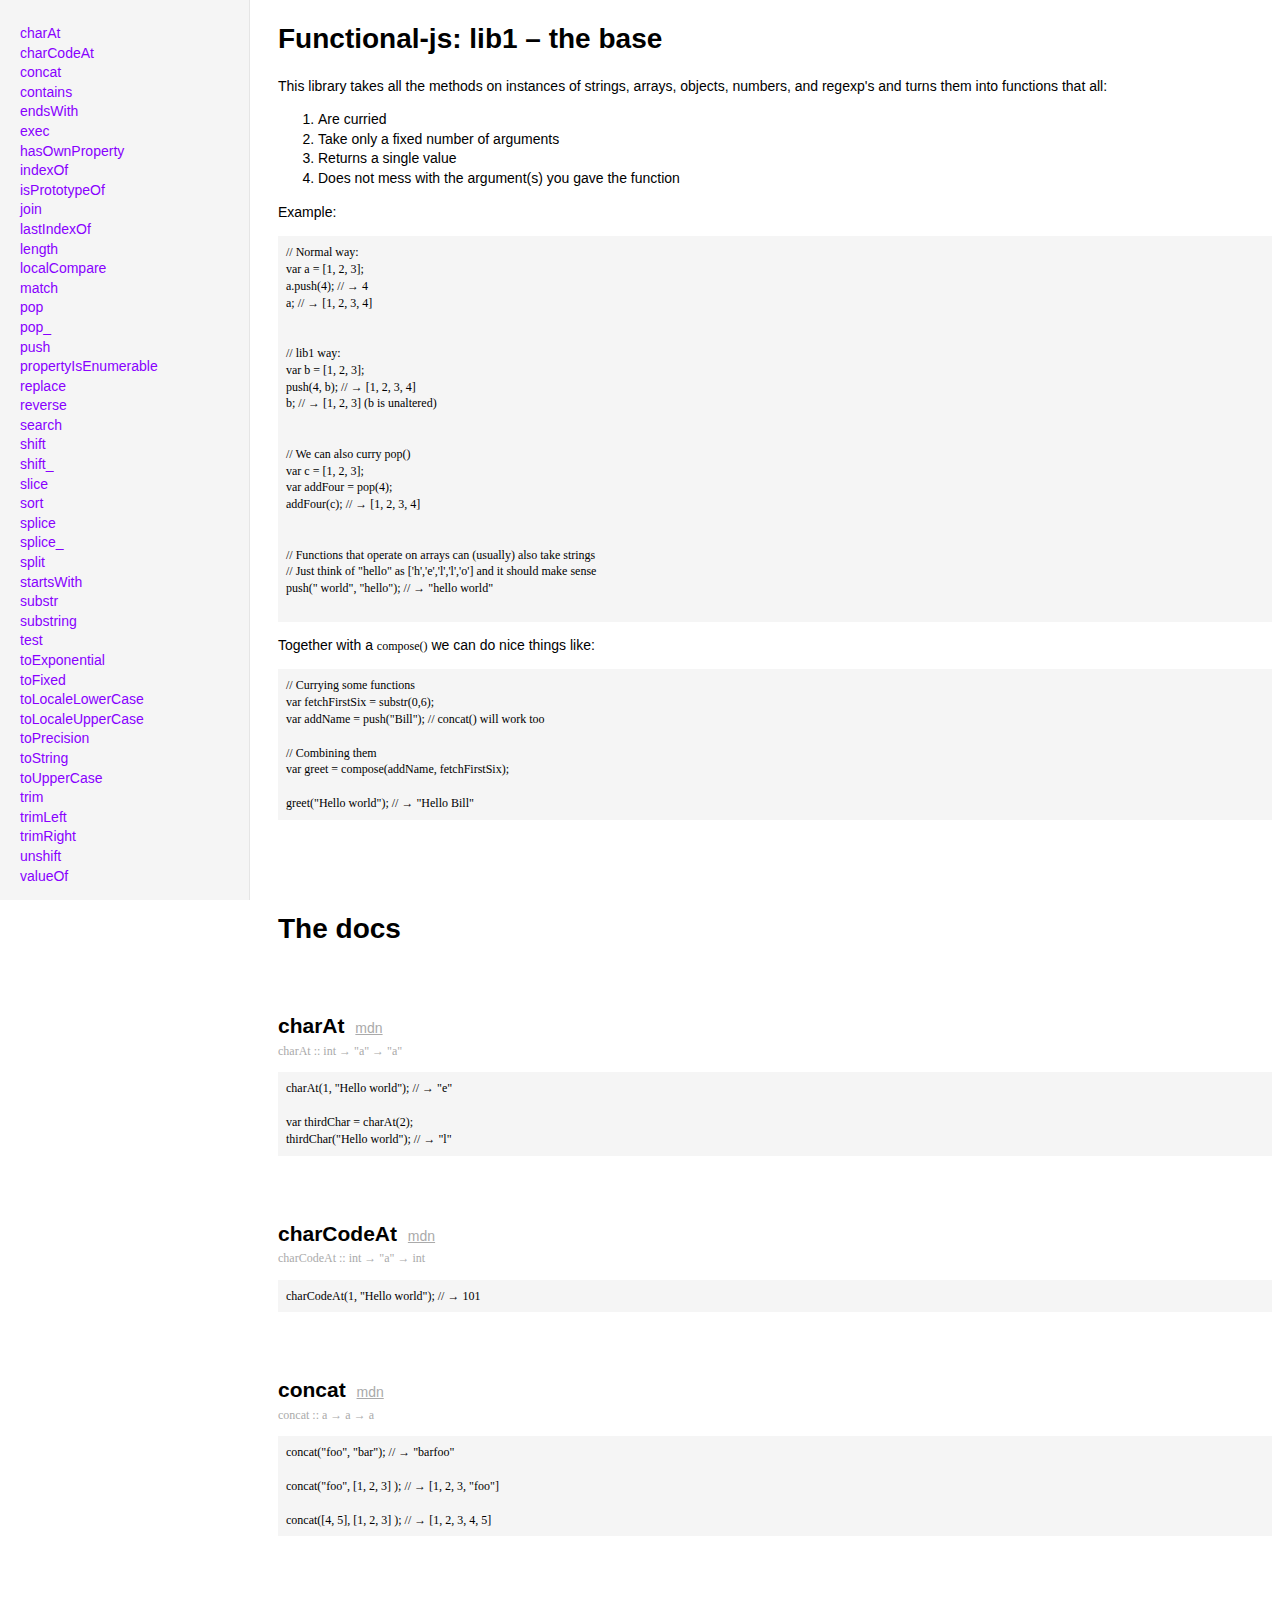
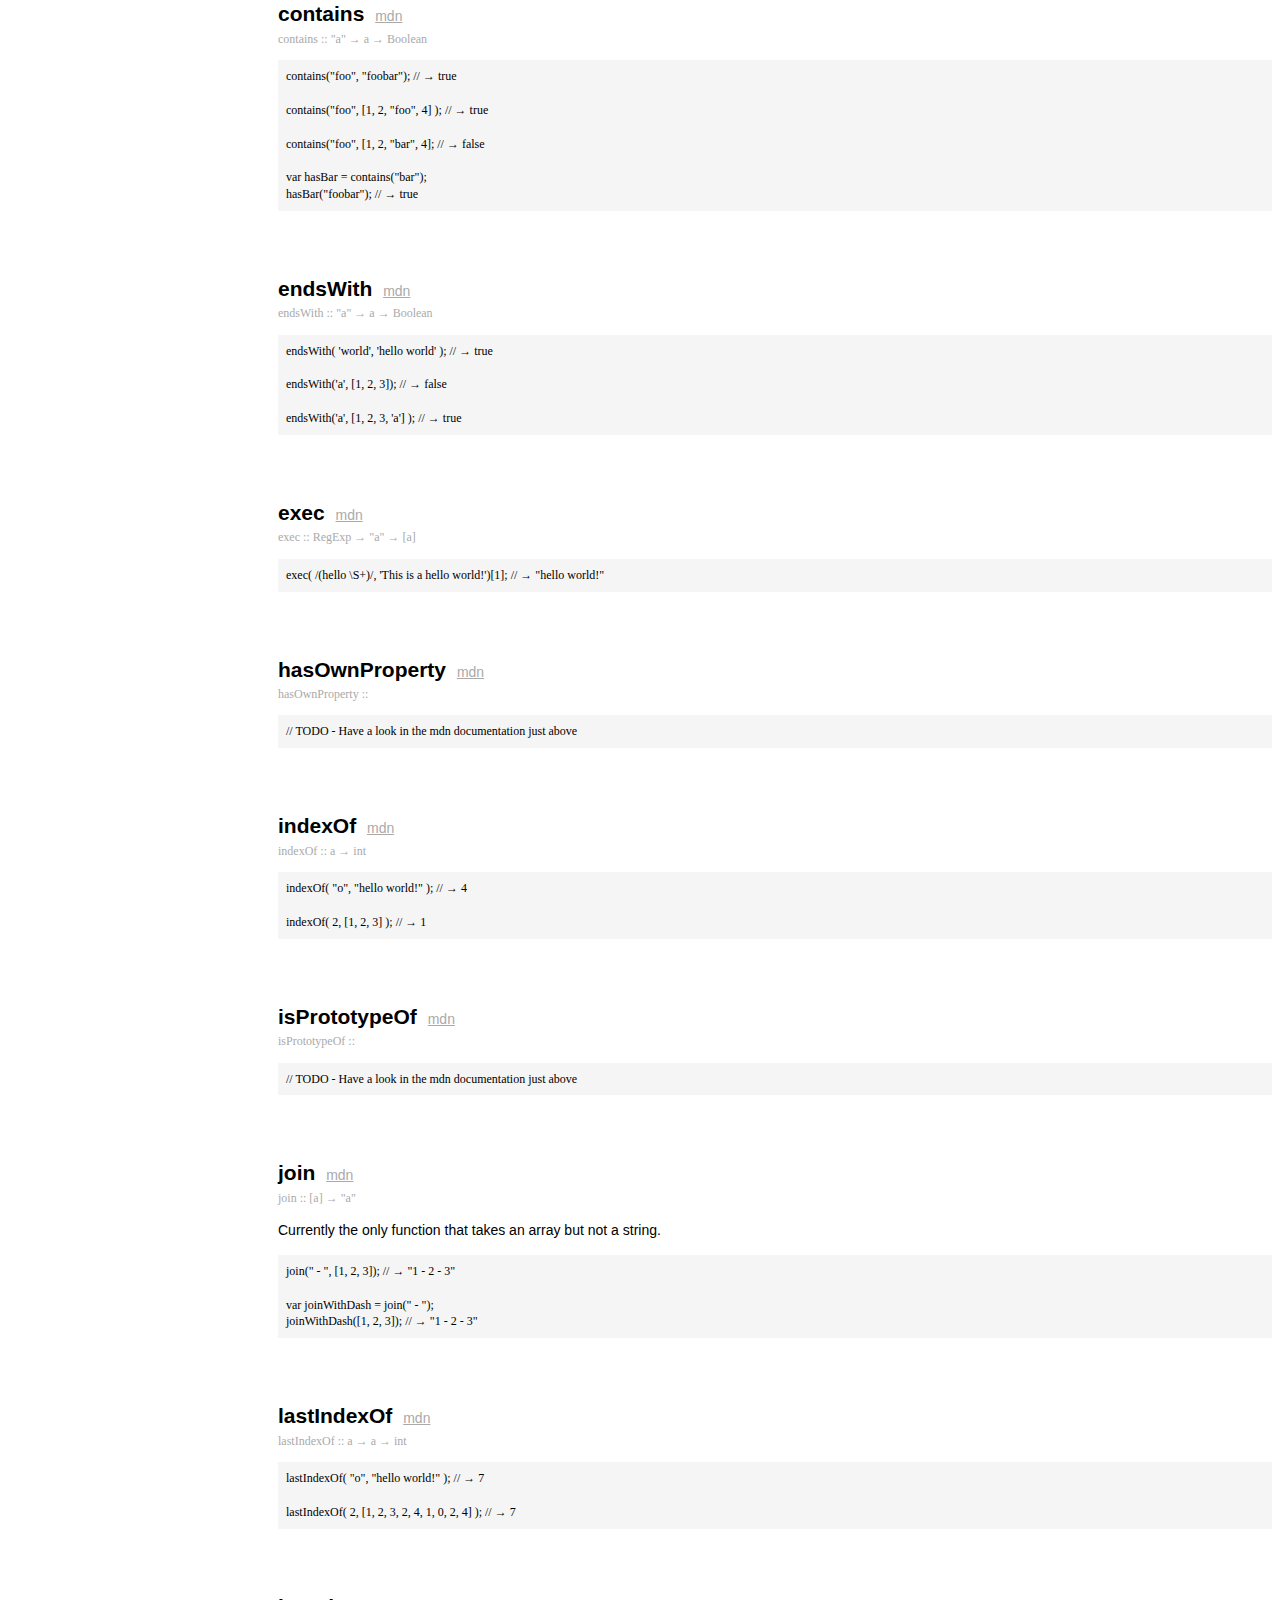
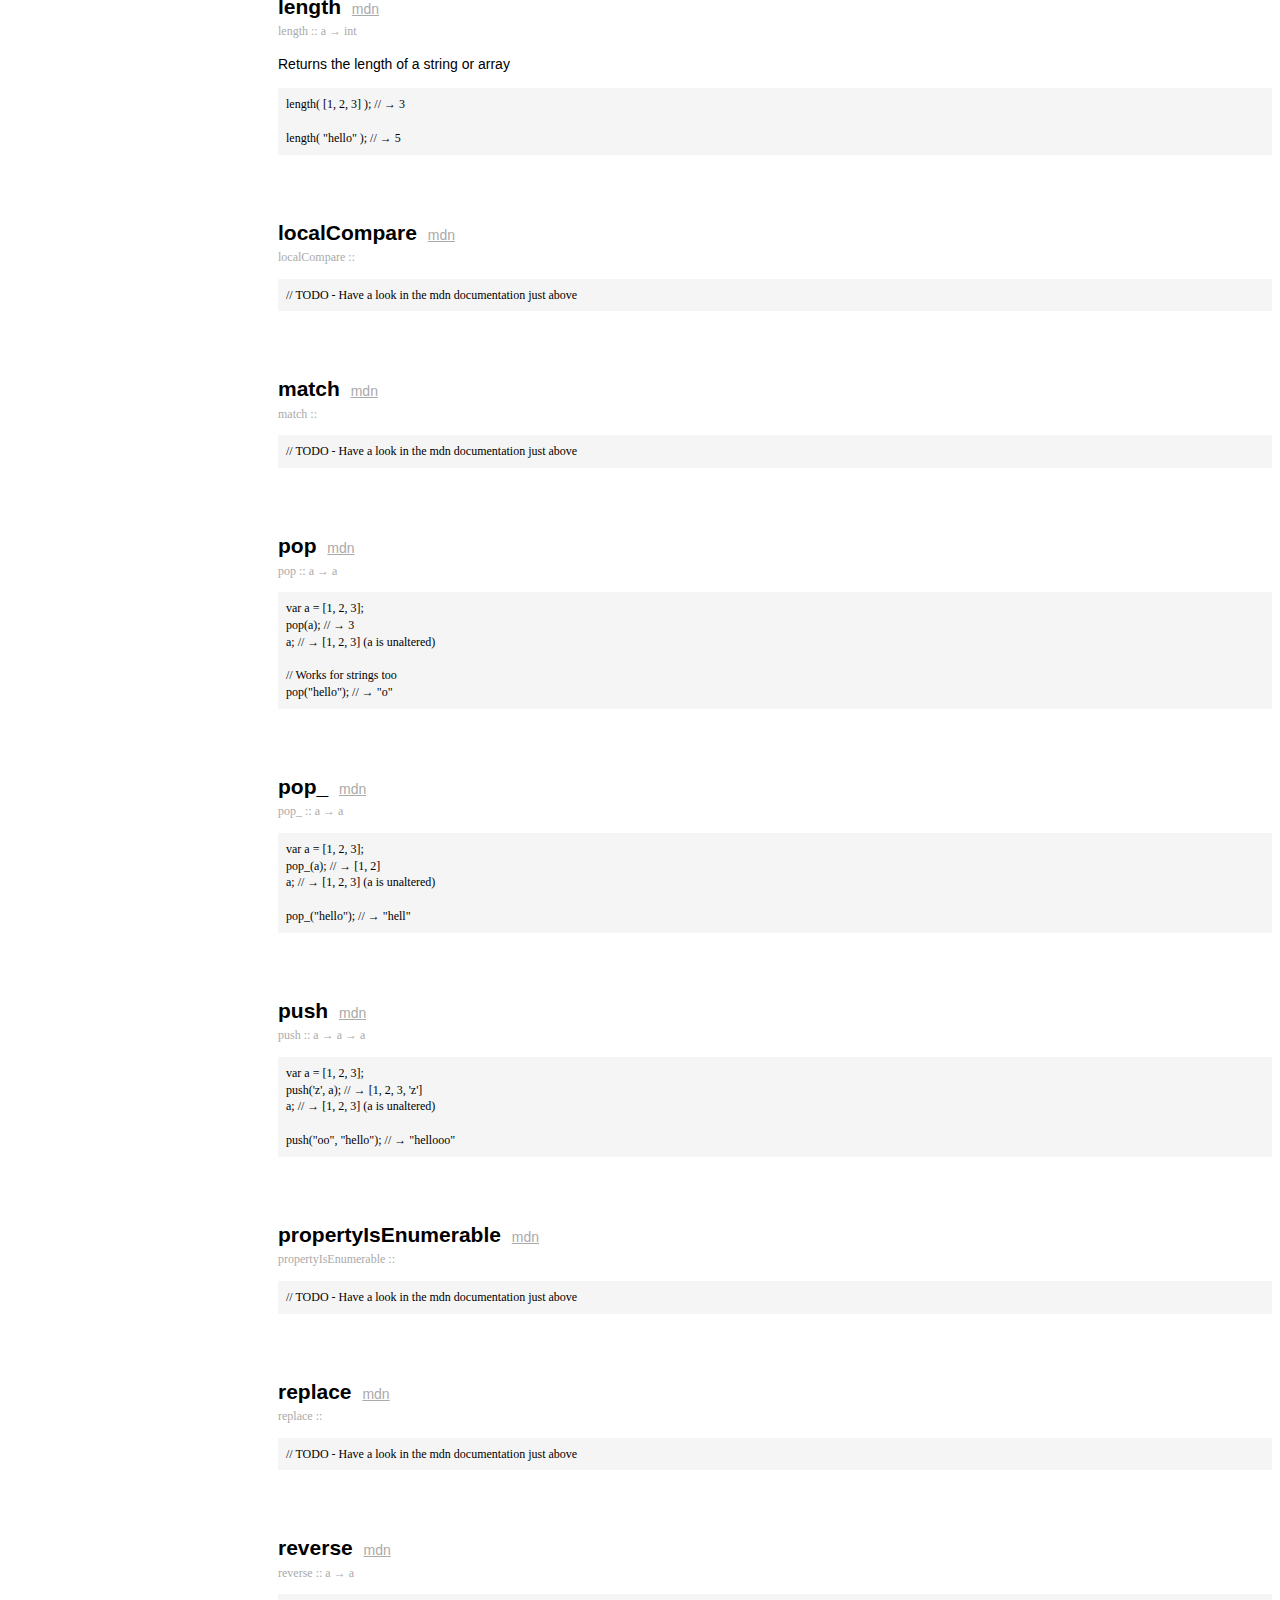
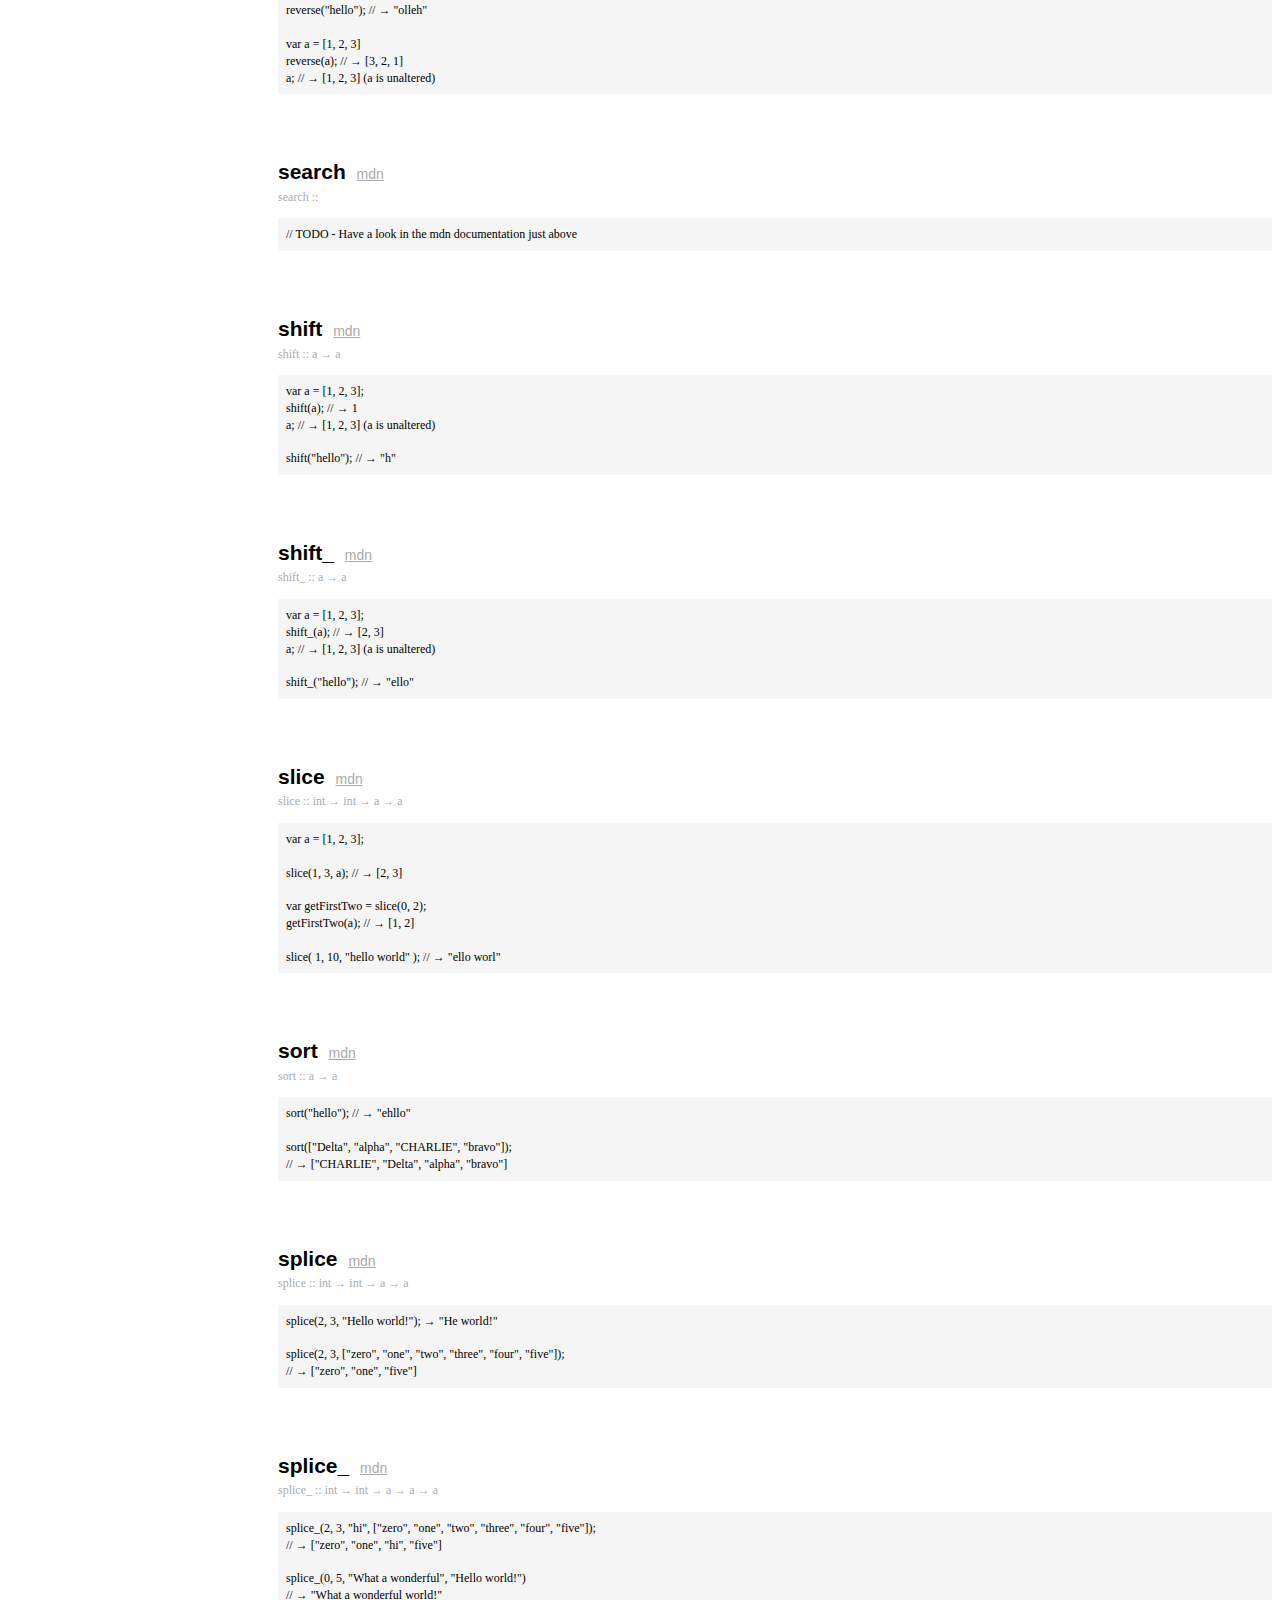
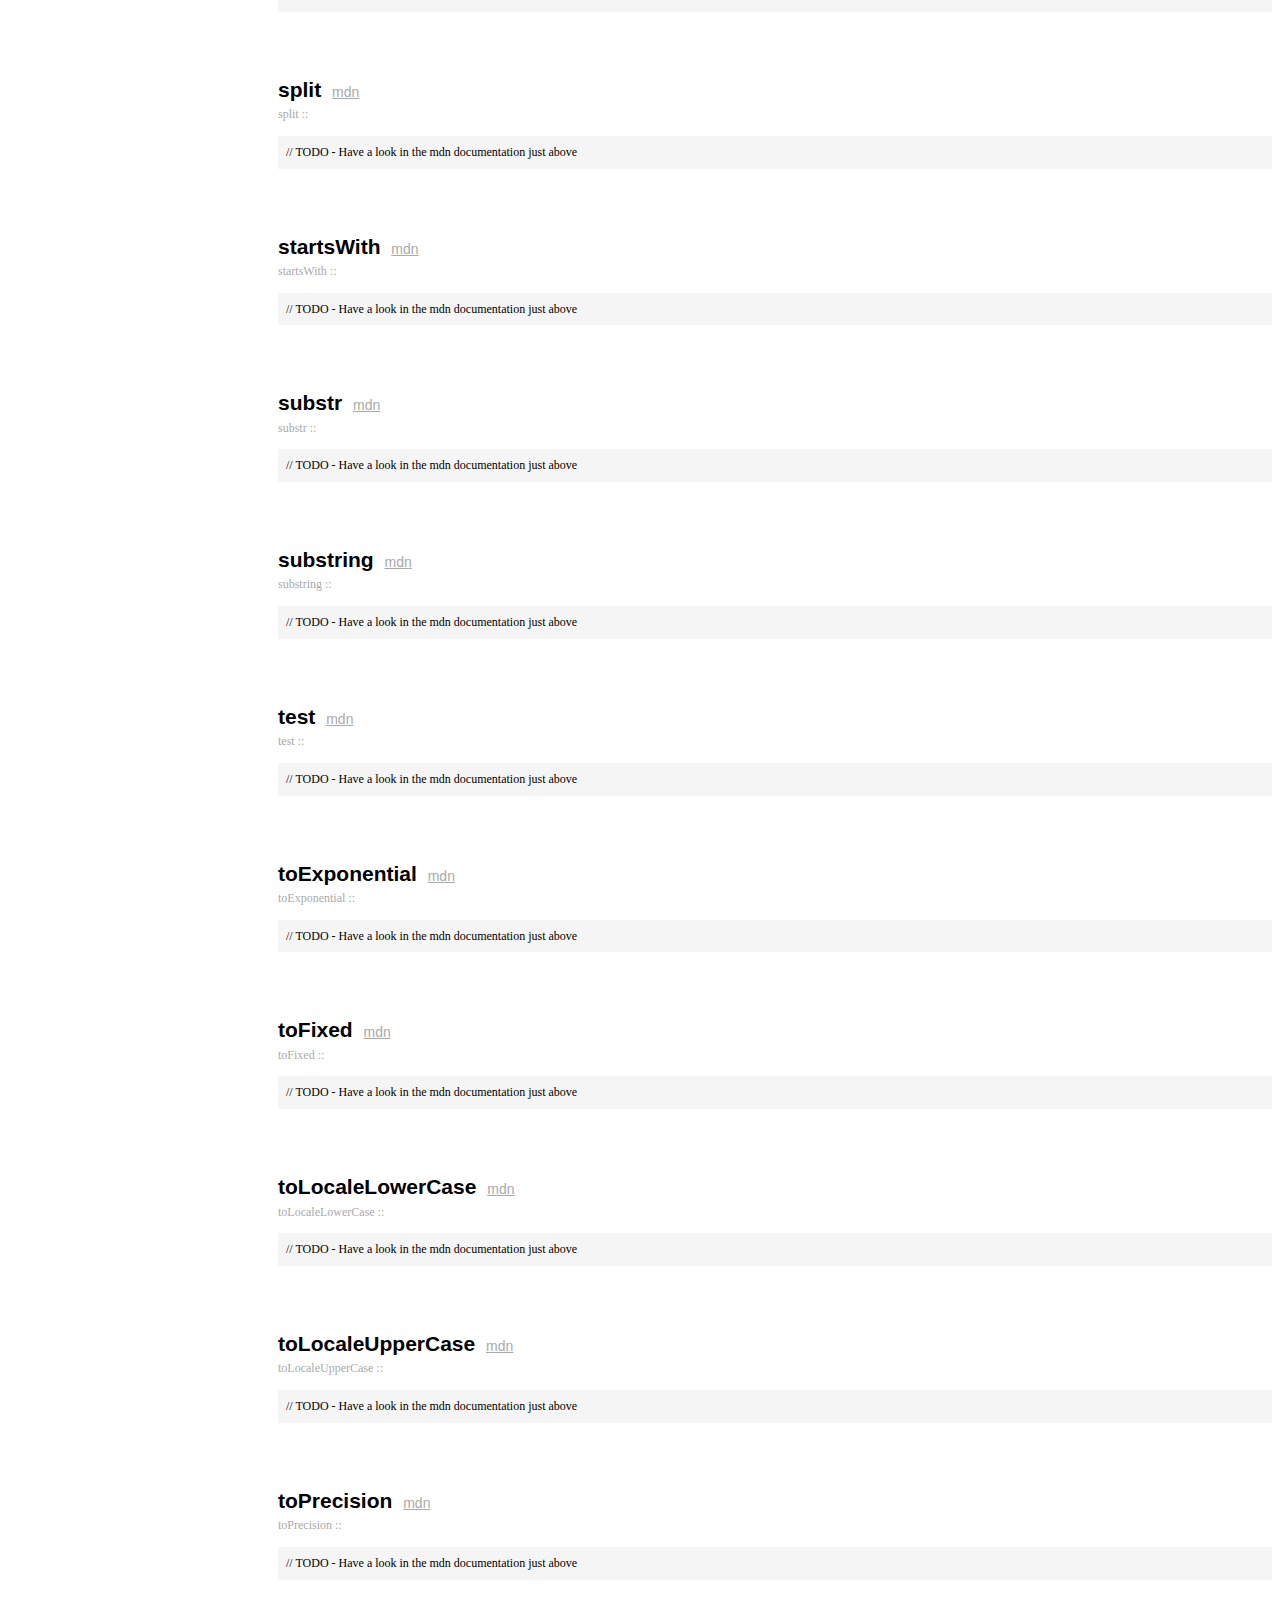
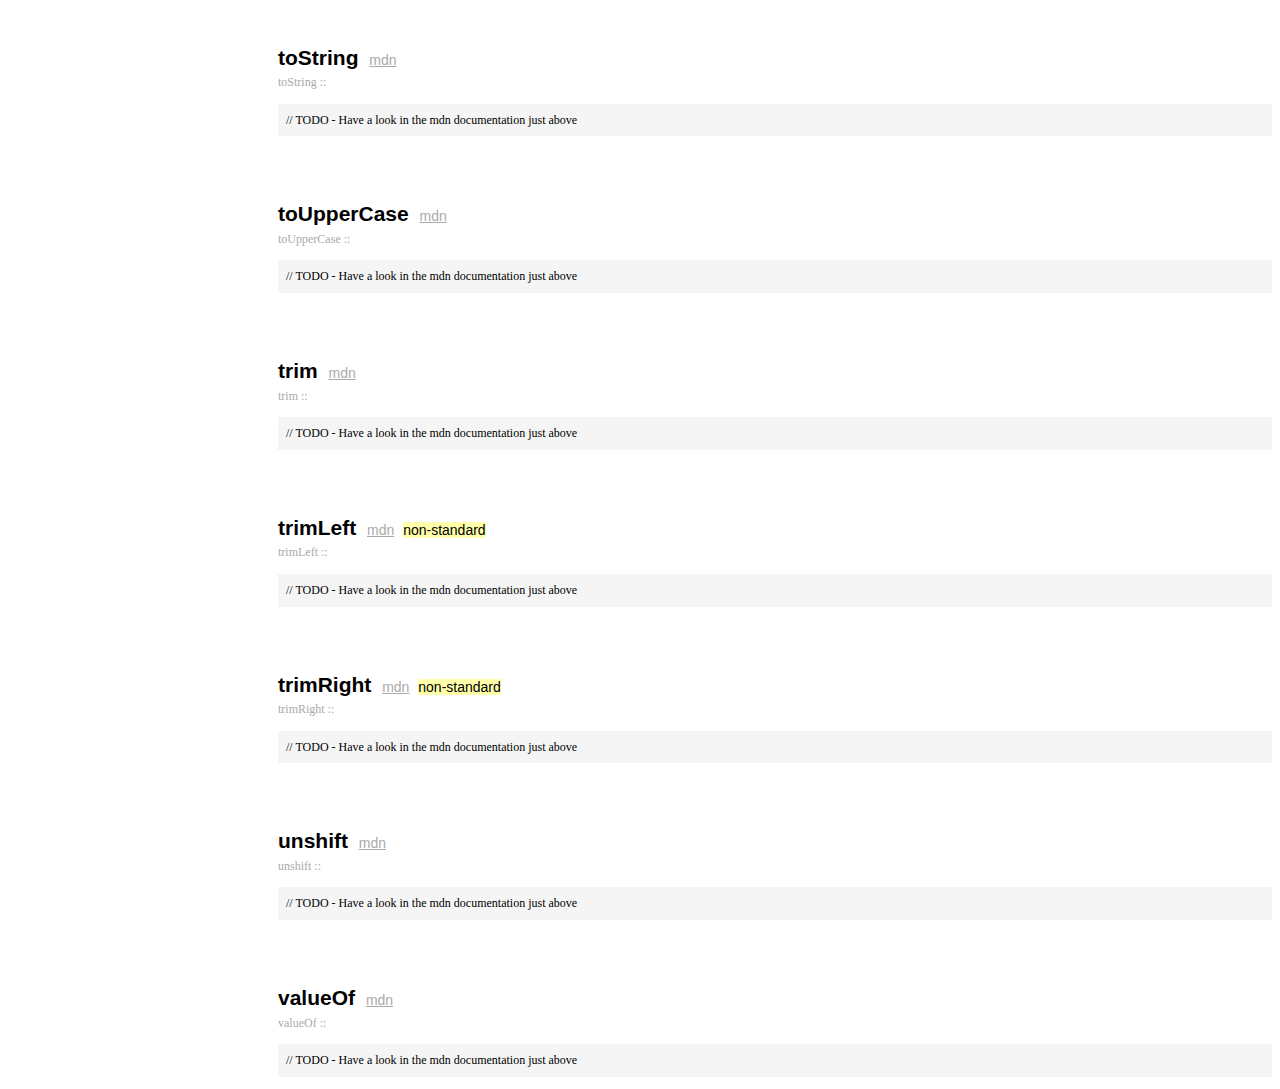
<file: functional-js/index.html>
<!doctype html>
<html>
<head>
  <meta charset="utf-8">
  <title>Functional js - lib1 - Documentation</title>
  <link href="style.css" rel="stylesheet">
  <script src="https://google-code-prettify.googlecode.com/svn/loader/run_prettify.js"></script>
  <script src="utils.js"></script>
  <script src="lib1.js"></script>
</head>
<body>

  <aside class="sidebar">
    <nav>
      <span data-show="all" class="current">all</span>
      <span data-show="string">string</span>
      <span data-show="array">array</span>
      <span data-show="object">object</span>
      <span data-show="number">number</span>
      <span data-show="regexp">regexp</span>
    </nav>
    <ul>
      <li class="string"><a href="#charAt">charAt</a></li>
      <li class="string"><a href="#charCodeAt">charCodeAt</a></li>
      <li class="string array"><a href="#concat">concat</a></li>
      <li class="string array"><a href="#contains">contains</a></li>
      <li class="string array"><a href="#endsWith">endsWith</a></li>
      <li class="string"><a href="#exec">exec</a></li>
      <li class="object"><a href="#hasOwnProperty">hasOwnProperty</a></li>
      <li class="string array"><a href="#indexOf">indexOf</a></li>
      <li class="object"><a href="#isPrototypeOf">isPrototypeOf</a></li>
      <li class="array"><a href="#join">join</a></li>
      <li class="string array"><a href="#lastIndexOf">lastIndexOf</a></li>
      <li class="string array"><a href="#length">length</a></li>
      <li class=""><a href="#localCompare">localCompare</a></li>
      <li class=""><a href="#match">match</a></li>
      <li class="string array"><a href="#pop">pop</a></li>
      <li class="string array"><a href="#pop_">pop_</a></li>
      <li class="string array"><a href="#push">push</a></li>
      <li class=""><a href="#propertyIsEnumerable">propertyIsEnumerable</a></li>
      <li class="string"><a href="#replace">replace</a></li>
      <li class="string array"><a href="#reverse">reverse</a></li>
      <li class="string"><a href="#search">search</a></li>
      <li class="string array"><a href="#shift">shift</a></li>
      <li class="string array"><a href="#shift_">shift_</a></li>
      <li class="string array"><a href="#slice">slice</a></li>
      <li class="string array"><a href="#sort">sort</a></li>
      <li class="string array"><a href="#splice">splice</a></li>
      <li class="string array"><a href="#splice_">splice_</a></li>
      <li class="string array"><a href="#split">split</a></li>
      <li class="string array"><a href="#startsWith">startsWith</a></li>
      <li class="string"><a href="#substr">substr</a></li>
      <li class="string"><a href="#substring">substring</a></li>
      <li class="string"><a href="#test">test</a></li>
      <li class="number"><a href="#toExponential">toExponential</a></li>
      <li class="number"><a href="#toFixed">toFixed</a></li>
      <li class="string"><a href="#toLocaleLowerCase">toLocaleLowerCase</a></li>
      <li class="string"><a href="#toLocaleUpperCase">toLocaleUpperCase</a></li>
      <li class="number"><a href="#toPrecision">toPrecision</a></li>
      <li class="all"><a href="#toString">toString</a></li>
      <li class="string"><a href="#toUpperCase">toUpperCase</a></li>
      <li class="string"><a href="#trim">trim</a></li>
      <li class="string"><a href="#trimLeft">trimLeft</a></li>
      <li class="string"><a href="#trimRight">trimRight</a></li>
      <li class="string array"><a href="#unshift">unshift</a></li>
      <li class="all"><a href="#valueOf">valueOf</a></li>
    </ul>
  </aside>


  <div class="container">

    <iframe src="http://ghbtns.com/github-btn.html?user=casperin&repo=functional-js&type=fork&size=large"
      allowtransparency="true" frameborder="0" scrolling="0" width="100" height="30" style="float:right"></iframe>

    <h1>Functional-js: lib1 &ndash; the base</h1>

    <p>This library takes all the methods on instances of strings, arrays, objects, numbers, and regexp's and turns them into functions that all:</p>
    <ol>
      <li>Are curried</li>
      <li>Take only a fixed number of arguments</li>
      <li>Returns a single value</li>
      <li>Does not mess with the argument(s) you gave the function</li>
    </ol>
    <p>Example:</p>
<section>
<pre class="prettyprint lang-js">// Normal way:
var a = [1, 2, 3];
a.push(4); // &rarr; 4
a; // &rarr; [1, 2, 3, 4]


// lib1 way:
var b = [1, 2, 3];
push(4, b); // &rarr; [1, 2, 3, 4]
b; // &rarr; [1, 2, 3] (b is unaltered)


// We can also curry pop()
var c = [1, 2, 3];
var addFour = pop(4);
addFour(c); // &rarr; [1, 2, 3, 4]


// Functions that operate on arrays can (usually) also take strings
// Just think of "hello" as ['h','e','l','l','o'] and it should make sense
push(" world", "hello"); // &rarr; "hello world"

</pre>

<p>Together with a <code>compose()</code> we can do nice things like:</p>
<pre class="prettyprint lang-js">// Currying some functions
var fetchFirstSix = substr(0,6);
var addName = push("Bill"); // concat() will work too

// Combining them
var greet = compose(addName, fetchFirstSix);

greet("Hello world"); // &rarr; "Hello Bill"
</pre>
</section>

<br><br><br>
<h1>The docs</h1>

<section id="charAt">
<h2>charAt <small><a href="https://developer.mozilla.org/en-US/docs/Web/JavaScript/Reference/Global_Objects/String/charAt">mdn</a></small></h2>
<code class="sig">charAt :: int &rarr; "a" &rarr; "a"</code>
<pre class="prettyprint lang-js">charAt(1, "Hello world"); // &rarr; "e"

var thirdChar = charAt(2);
thirdChar("Hello world"); // &rarr; "l"</pre>
</section>

<section id="charCodeAt">
<h2>charCodeAt <small><a href="https://developer.mozilla.org/en-US/docs/Web/JavaScript/Reference/Global_Objects/String/charCodeAt">mdn</a></small></h2>
<code class="sig">charCodeAt :: int &rarr; "a" &rarr; int</code>
<pre class="prettyprint lang-js">charCodeAt(1, "Hello world"); // &rarr; 101</pre>
</section>

<section id="concat">
<h2>concat <small><a href="https://developer.mozilla.org/en-US/docs/Web/JavaScript/Reference/Global_Objects/String/concat">mdn</a></small></h2>
<code class="sig">concat :: a &rarr; a &rarr; a </code>
<pre class="prettyprint lang-js">concat("foo", "bar"); // &rarr; "barfoo"

concat("foo", [1, 2, 3] ); // &rarr; [1, 2, 3, "foo"]

concat([4, 5], [1, 2, 3] ); // &rarr; [1, 2, 3, 4, 5]</pre>
</section>

<section id="contains">
  <h2>contains <small><a href="https://developer.mozilla.org/en-US/docs/Web/JavaScript/Reference/Global_Objects/String/contains">mdn</a></small></h2>
  <code class="sig">contains :: "a" &rarr; a &rarr; Boolean</code>
<pre class="prettyprint lang-js">contains("foo", "foobar"); // &rarr; true

contains("foo", [1, 2, "foo", 4] ); // &rarr; true

contains("foo", [1, 2, "bar", 4]; // &rarr; false

var hasBar = contains("bar");
hasBar("foobar"); // &rarr; true</pre>
</section>

<section id="endsWith">
  <h2>endsWith <small><a href="https://developer.mozilla.org/en-US/docs/Web/JavaScript/Reference/Global_Objects/String/endsWith">mdn</a></small></h2>
  <code class="sig">endsWith :: "a" &rarr; a &rarr; Boolean </code>
<pre class="prettyprint lang-js">endsWith( 'world', 'hello world' ); // &rarr; true

endsWith('a', [1, 2, 3]); // &rarr; false

endsWith('a', [1, 2, 3, 'a'] ); // &rarr; true</pre>
</section>

<section id="exec">
  <h2>exec <small><a href="https://developer.mozilla.org/en-US/docs/Web/JavaScript/Reference/Global_Objects/RegExp/exec">mdn</a></small></h2>
  <code class="sig">exec :: RegExp &rarr; "a" &rarr; [a]</code>
<pre class="prettyprint lang-js">exec( /(hello \S+)/, 'This is a hello world!')[1]; // &rarr; "hello world!" </pre>
</section>

<section id="hasOwnProperty">
  <h2>hasOwnProperty <small><a href="https://developer.mozilla.org/en-US/docs/Web/JavaScript/Reference/Global_Objects/Object/hasOwnProperty">mdn</a></small></h2>
  <code class="sig">hasOwnProperty :: </code>
<pre class="prettyprint lang-js">// TODO - Have a look in the mdn documentation just above</pre>
</section>

<section id="indexOf">
  <h2>indexOf <small><a href="https://developer.mozilla.org/en-US/docs/Web/JavaScript/Reference/Global_Objects/String/indexOf">mdn</a></small></h2>
  <code class="sig">indexOf :: a &rarr; int</code>
<pre class="prettyprint lang-js">indexOf( "o", "hello world!" ); // &rarr; 4

indexOf( 2, [1, 2, 3] ); // &rarr; 1
</pre>
</section>

<section id="isPrototypeOf">
  <h2>isPrototypeOf <small><a href="https://developer.mozilla.org/en-US/docs/Web/JavaScript/Reference/Global_Objects/Object/isPrototypeOf">mdn</a></small></h2>
  <code class="sig">isPrototypeOf :: </code>
<pre class="prettyprint lang-js">// TODO - Have a look in the mdn documentation just above</pre>
</section>

<section id="join">
  <h2>join <small><a href="https://developer.mozilla.org/en-US/docs/Web/JavaScript/Reference/Global_Objects/Array/join">mdn</a></small></h2>
  <code class="sig">join :: [a] &rarr; "a"</code>
  <p>Currently the only function that takes an array but not a string.</p>
<pre class="prettyprint lang-js">join(" - ", [1, 2, 3]); // &rarr; "1 - 2 - 3"

var joinWithDash = join(" - ");
joinWithDash([1, 2, 3]); // &rarr; "1 - 2 - 3"
</pre>
</section>

<section id="lastIndexOf">
  <h2>lastIndexOf <small><a href="https://developer.mozilla.org/en-US/docs/Web/JavaScript/Reference/Global_Objects/String/lastIndexOf">mdn</a></small></h2>
  <code class="sig">lastIndexOf :: a &rarr; a &rarr; int</code>
<pre class="prettyprint lang-js">lastIndexOf( "o", "hello world!" ); // &rarr; 7

lastIndexOf( 2, [1, 2, 3, 2, 4, 1, 0, 2, 4] ); // &rarr; 7
</pre>
</section>

<section id="length">
  <h2>length <small><a href="https://developer.mozilla.org/en-US/docs/Web/JavaScript/Reference/Global_Objects/String/length">mdn</a></small></h2>
  <code class="sig">length :: a &rarr; int</code>
  <p>Returns the length of a string or array</p>
<pre class="prettyprint lang-js">length( [1, 2, 3] ); // &rarr; 3

length( "hello" ); // &rarr; 5</pre>
</section>

<section id="localCompare">
  <h2>localCompare <small><a href="https://developer.mozilla.org/en-US/docs/Web/JavaScript/Reference/Global_Objects/String/localCompare">mdn</a></small></h2>
  <code class="sig">localCompare :: </code>
<pre class="prettyprint lang-js">// TODO - Have a look in the mdn documentation just above</pre>
</section>

<section id="match">
  <h2>match <small><a href="https://developer.mozilla.org/en-US/docs/Web/JavaScript/Reference/Global_Objects/String/match">mdn</a></small></h2>
  <code class="sig">match :: </code>
<pre class="prettyprint lang-js">// TODO - Have a look in the mdn documentation just above</pre>
</section>

<section id="pop">
  <h2>pop <small><a href="https://developer.mozilla.org/en-US/docs/Web/JavaScript/Reference/Global_Objects/Array/pop">mdn</a></small></h2>
  <code class="sig">pop :: a &rarr; a</code>
<pre class="prettyprint lang-js">var a = [1, 2, 3];
pop(a); // &rarr; 3
a; // &rarr; [1, 2, 3] (a is unaltered)

// Works for strings too
pop("hello"); // &rarr; "o"</pre>
</section>

<section id="pop_">
  <h2>pop_ <small><a href="https://developer.mozilla.org/en-US/docs/Web/JavaScript/Reference/Global_Objects/Array/pop_">mdn</a></small></h2>
  <code class="sig">pop_ :: a &rarr; a</code>
<pre class="prettyprint lang-js">var a = [1, 2, 3];
pop_(a); // &rarr; [1, 2]
a; // &rarr; [1, 2, 3] (a is unaltered)

pop_("hello"); // &rarr; "hell"</pre>
</section>

<section id="push">
  <h2>push <small><a href="https://developer.mozilla.org/en-US/docs/Web/JavaScript/Reference/Global_Objects/Array/push">mdn</a></small></h2>
  <code class="sig">push :: a &rarr; a &rarr; a</code>
<pre class="prettyprint lang-js">var a = [1, 2, 3];
push('z', a); // &rarr; [1, 2, 3, 'z']
a; // &rarr; [1, 2, 3] (a is unaltered)

push("oo", "hello"); // &rarr; "hellooo"</pre>
</section>

<section id="propertyIsEnumerable">
  <h2>propertyIsEnumerable <small><a href="https://developer.mozilla.org/en-US/docs/Web/JavaScript/Reference/Global_Objects/Object/propertyIsEnumerable">mdn</a></small></h2>
  <code class="sig">propertyIsEnumerable :: </code>
<pre class="prettyprint lang-js">// TODO - Have a look in the mdn documentation just above</pre>
</section>

<section id="replace">
  <h2>replace <small><a href="https://developer.mozilla.org/en-US/docs/Web/JavaScript/Reference/Global_Objects/String/replace">mdn</a></small></h2>
  <code class="sig">replace :: </code>
<pre class="prettyprint lang-js">// TODO - Have a look in the mdn documentation just above</pre>
</section>

<section id="reverse">
  <h2>reverse <small><a href="https://developer.mozilla.org/en-US/docs/Web/JavaScript/Reference/Global_Objects/Array/reverse">mdn</a></small></h2>
  <code class="sig">reverse :: a &rarr; a</code>
<pre class="prettyprint lang-js">reverse("hello"); // &rarr; "olleh"

var a = [1, 2, 3]
reverse(a); // &rarr; [3, 2, 1]
a; // &rarr; [1, 2, 3] (a is unaltered)</pre>
</section>

<section id="search">
  <h2>search <small><a href="https://developer.mozilla.org/en-US/docs/Web/JavaScript/Reference/Global_Objects/String/search">mdn</a></small></h2>
  <code class="sig">search :: </code>
<pre class="prettyprint lang-js">// TODO - Have a look in the mdn documentation just above</pre>
</section>

<section id="shift">
  <h2>shift <small><a href="https://developer.mozilla.org/en-US/docs/Web/JavaScript/Reference/Global_Objects/Array/shift">mdn</a></small></h2>
  <code class="sig">shift :: a &rarr; a</code>
<pre class="prettyprint lang-js">var a = [1, 2, 3];
shift(a); // &rarr; 1
a; // &rarr; [1, 2, 3] (a is unaltered)

shift("hello"); // &rarr; "h"</pre>
</section>

<section id="shift_">
  <h2>shift_ <small><a href="https://developer.mozilla.org/en-US/docs/Web/JavaScript/Reference/Global_Objects/Array/shift_">mdn</a></small></h2>
  <code class="sig">shift_ :: a &rarr; a</code>
<pre class="prettyprint lang-js">var a = [1, 2, 3];
shift_(a); // &rarr; [2, 3]
a; // &rarr; [1, 2, 3] (a is unaltered)

shift_("hello"); // &rarr; "ello"</pre>
</section>

<section id="slice">
  <h2>slice <small><a href="https://developer.mozilla.org/en-US/docs/Web/JavaScript/Reference/Global_Objects/Array/slice">mdn</a></small></h2>
  <code class="sig">slice :: int &rarr; int &rarr; a &rarr; a</code>
<pre class="prettyprint lang-js">var a = [1, 2, 3];

slice(1, 3, a); // &rarr; [2, 3]

var getFirstTwo = slice(0, 2);
getFirstTwo(a); // &rarr; [1, 2]

slice( 1, 10, "hello world" ); // &rarr; "ello worl"</pre>
</section>

<section id="sort">
  <h2>sort <small><a href="https://developer.mozilla.org/en-US/docs/Web/JavaScript/Reference/Global_Objects/Array/sort">mdn</a></small></h2>
  <code class="sig">sort :: a &rarr; a</code>
<pre class="prettyprint lang-js">sort("hello"); // &rarr; "ehllo"

sort(["Delta", "alpha", "CHARLIE", "bravo"]);
// &rarr; ["CHARLIE", "Delta", "alpha", "bravo"]</pre>
</section>

<section id="splice">
  <h2>splice <small><a href="https://developer.mozilla.org/en-US/docs/Web/JavaScript/Reference/Global_Objects/Array/splice">mdn</a></small></h2>
  <code class="sig">splice :: int &rarr; int &rarr; a &rarr; a</code>
<pre class="prettyprint lang-js">splice(2, 3, "Hello world!"); &rarr; "He world!"

splice(2, 3, ["zero", "one", "two", "three", "four", "five"]);
// &rarr; ["zero", "one", "five"]
</pre>
</section>

<section id="splice_">
  <h2>splice_ <small><a href="https://developer.mozilla.org/en-US/docs/Web/JavaScript/Reference/Global_Objects/Array/splice_">mdn</a></small></h2>
  <code class="sig">splice_ :: int &rarr; int &rarr; a &rarr; a &rarr; a</code>
<pre class="prettyprint lang-js">splice_(2, 3, "hi", ["zero", "one", "two", "three", "four", "five"]);
// &rarr; ["zero", "one", "hi", "five"]

splice_(0, 5, "What a wonderful", "Hello world!")
// &rarr; "What a wonderful world!"
</pre>
</section>

<section id="split">
  <h2>split <small><a href="https://developer.mozilla.org/en-US/docs/Web/JavaScript/Reference/Global_Objects/Array/split">mdn</a></small></h2>
  <code class="sig">split :: </code>
<pre class="prettyprint lang-js">// TODO - Have a look in the mdn documentation just above</pre>
</section>

<section id="startsWith">
  <h2>startsWith <small><a href="https://developer.mozilla.org/en-US/docs/Web/JavaScript/Reference/Global_Objects/String/startsWith">mdn</a></small></h2>
  <code class="sig">startsWith :: </code>
<pre class="prettyprint lang-js">// TODO - Have a look in the mdn documentation just above</pre>
</section>

<section id="substr">
  <h2>substr <small><a href="https://developer.mozilla.org/en-US/docs/Web/JavaScript/Reference/Global_Objects/String/substr">mdn</a></small></h2>
  <code class="sig">substr :: </code>
<pre class="prettyprint lang-js">// TODO - Have a look in the mdn documentation just above</pre>
</section>

<section id="substring">
  <h2>substring <small><a href="https://developer.mozilla.org/en-US/docs/Web/JavaScript/Reference/Global_Objects/String/substring">mdn</a></small></h2>
  <code class="sig">substring :: </code>
<pre class="prettyprint lang-js">// TODO - Have a look in the mdn documentation just above</pre>
</section>

<section id="test">
  <h2>test <small><a href="https://developer.mozilla.org/en-US/docs/Web/JavaScript/Reference/Global_Objects/RegExp/test">mdn</a></small></h2>
  <code class="sig">test :: </code>
<pre class="prettyprint lang-js">// TODO - Have a look in the mdn documentation just above</pre>
</section>

<section id="toExponential">
  <h2>toExponential <small><a href="https://developer.mozilla.org/en-US/docs/Web/JavaScript/Reference/Global_Objects/Number/toExponential">mdn</a></small></h2>
  <code class="sig">toExponential :: </code>
<pre class="prettyprint lang-js">// TODO - Have a look in the mdn documentation just above</pre>
</section>

<section id="toFixed">
  <h2>toFixed <small><a href="https://developer.mozilla.org/en-US/docs/Web/JavaScript/Reference/Global_Objects/Number/toFixed">mdn</a></small></h2>
  <code class="sig">toFixed :: </code>
<pre class="prettyprint lang-js">// TODO - Have a look in the mdn documentation just above</pre>
</section>

<section id="toLocaleLowerCase">
  <h2>toLocaleLowerCase <small><a href="https://developer.mozilla.org/en-US/docs/Web/JavaScript/Reference/Global_Objects/String/toLocaleLowerCase">mdn</a></small></h2>
  <code class="sig">toLocaleLowerCase :: </code>
<pre class="prettyprint lang-js">// TODO - Have a look in the mdn documentation just above</pre>
</section>

<section id="toLocaleUpperCase">
  <h2>toLocaleUpperCase <small><a href="https://developer.mozilla.org/en-US/docs/Web/JavaScript/Reference/Global_Objects/String/toLocaleUpperCase">mdn</a></small></h2>
  <code class="sig">toLocaleUpperCase :: </code>
<pre class="prettyprint lang-js">// TODO - Have a look in the mdn documentation just above</pre>
</section>

<section id="toPrecision">
  <h2>toPrecision <small><a href="https://developer.mozilla.org/en-US/docs/Web/JavaScript/Reference/Global_Objects/Number/toPrecision">mdn</a></small></h2>
  <code class="sig">toPrecision :: </code>
<pre class="prettyprint lang-js">// TODO - Have a look in the mdn documentation just above</pre>
</section>

<section id="toString">
  <h2>toString <small><a href="https://developer.mozilla.org/en-US/docs/Web/JavaScript/Reference/Global_Objects/String/toString">mdn</a></small></h2>
  <code class="sig">toString :: </code>
<pre class="prettyprint lang-js">// TODO - Have a look in the mdn documentation just above</pre>
</section>

<section id="toUpperCase">
  <h2>toUpperCase <small><a href="https://developer.mozilla.org/en-US/docs/Web/JavaScript/Reference/Global_Objects/String/toUpperCase">mdn</a></small></h2>
  <code class="sig">toUpperCase :: </code>
<pre class="prettyprint lang-js">// TODO - Have a look in the mdn documentation just above</pre>
</section>

<section id="trim">
  <h2>trim <small><a href="https://developer.mozilla.org/en-US/docs/Web/JavaScript/Reference/Global_Objects/String/trim">mdn</a></small></h2>
  <code class="sig">trim :: </code>
<pre class="prettyprint lang-js">// TODO - Have a look in the mdn documentation just above</pre>
</section>

<section id="trimLeft">
  <h2>trimLeft <small><a href="https://developer.mozilla.org/en-US/docs/Web/JavaScript/Reference/Global_Objects/String/trimLeft">mdn</a> <mark>non-standard</mark></small></h2>
  <code class="sig">trimLeft :: </code>
<pre class="prettyprint lang-js">// TODO - Have a look in the mdn documentation just above</pre>
</section>

<section id="trimRight">
  <h2>trimRight <small><a href="https://developer.mozilla.org/en-US/docs/Web/JavaScript/Reference/Global_Objects/String/trimRight">mdn</a> <mark>non-standard</mark></small></h2>
  <code class="sig">trimRight :: </code>
<pre class="prettyprint lang-js">// TODO - Have a look in the mdn documentation just above</pre>
</section>

<section id="unshift">
  <h2>unshift <small><a href="https://developer.mozilla.org/en-US/docs/Web/JavaScript/Reference/Global_Objects/Array/unshift">mdn</a></small></h2>
  <code class="sig">unshift :: </code>
<pre class="prettyprint lang-js">// TODO - Have a look in the mdn documentation just above</pre>
</section>

<section id="valueOf">
  <h2>valueOf <small><a href="https://developer.mozilla.org/en-US/docs/Web/JavaScript/Reference/Global_Objects/String/valueOf">mdn</a></small></h2>
  <code class="sig">valueOf :: </code>
<pre class="prettyprint lang-js">// TODO - Have a look in the mdn documentation just above</pre>
</section>




  </div>

<script>l = function(x) { return x; }</script>

<script src="//ajax.googleapis.com/ajax/libs/jquery/1.10.1/jquery.min.js"></script>
<script>
  nav_items = {
    filters : $('aside nav span'),
    all : $('aside li'),
    string : $('aside li.string'),
    array  : $('aside li.array'),
    number : $('aside li.number'),
    object : $('aside li.object'),
    regexp : $('aside li.regexp')
  };
  $('aside nav').on('click', function(e) {
    key = $(e.target).data('show');
    if( key ){
      nav_items.all.hide();
      nav_items[key].show(); 
      nav_items.filters.removeClass('current');
      $(e.target).addClass('current');
    }
  });
</script>
</body>
</html>
</file>
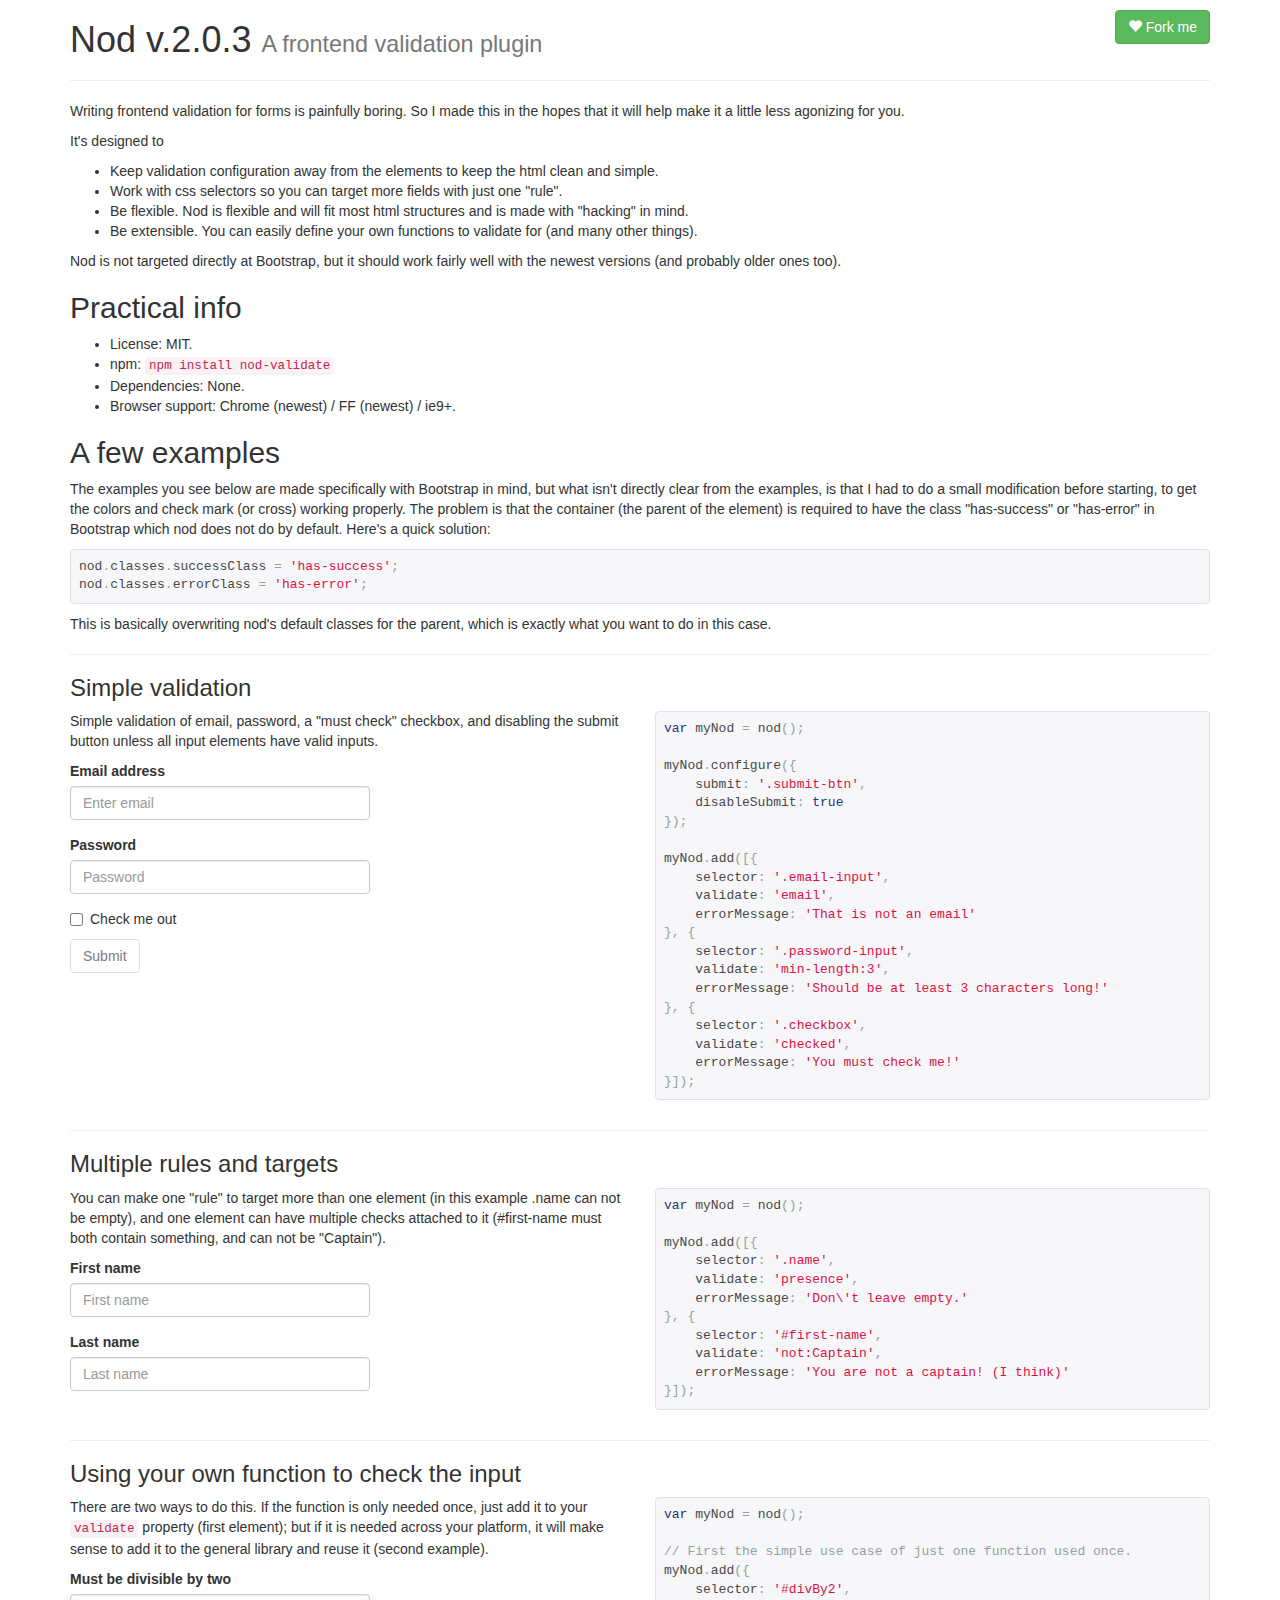
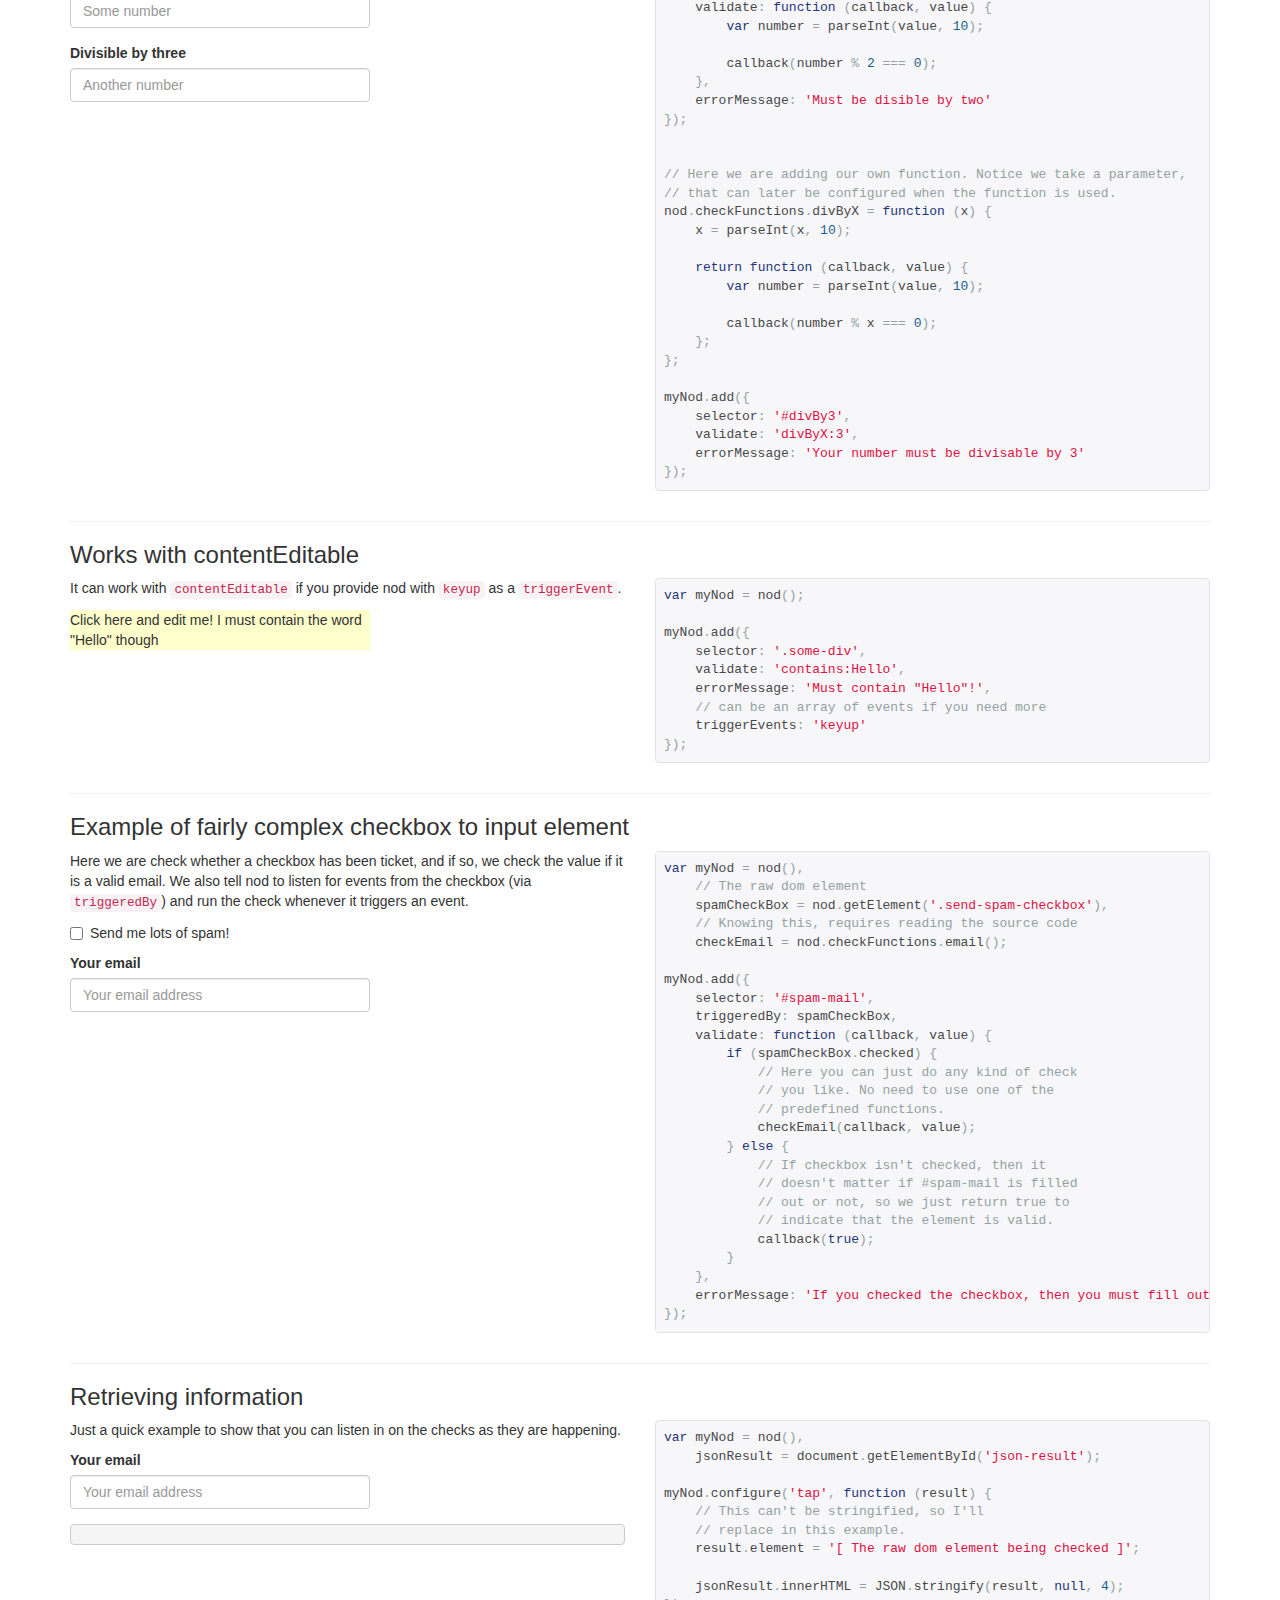
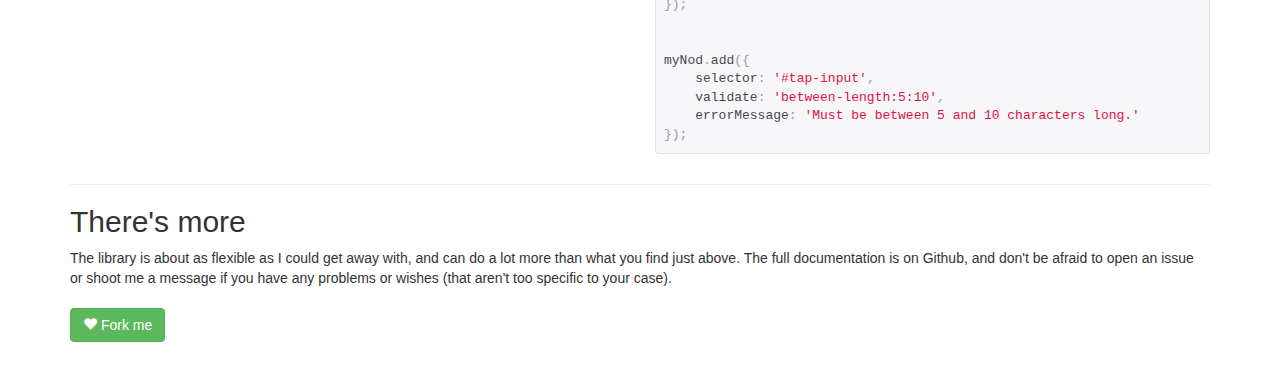
<file: nod/index.html>
<!doctype html>
<html>
    <head>
        <meta charset='utf-8'>
        <title>nod.js</title>
        <link href='http://maxcdn.bootstrapcdn.com/bootstrap/3.3.1/css/bootstrap.min.css' rel='stylesheet'>
        <link href="prettify/prettify.css">
        <style>
            .container {
                margin-bottom: 50px;
            }
            .nod-error-message {
                color: #c00;
            }

            .form-group {
                width: 300px;
            }

            .form-group .form-control-feedback {
                display: none;
            }

            .form-group.has-success .form-control-feedback.glyphicon-ok,
            .form-group.has-error .form-control-feedback.glyphicon-remove {
                display: block;
            }
            /* prettify */
            .com { color: #93a1a1; }
            .lit { color: #195f91; }
            .pun, .opn, .clo { color: #93a1a1; }
            .fun { color: #dc322f; }
            .str, .atv { color: #D14; }
            .kwd, .prettyprint .tag { color: #1e347b; }
            .typ, .atn, .dec, .var { color: teal; }
            .pln { color: #48484c; }

            .prettyprint {
                padding: 8px;
                background-color: #f7f7f9;
                border: 1px solid #e1e1e8;
            }
            .prettyprint.linenums {
                -webkit-box-shadow: inset 40px 0 0 #fbfbfc, inset 41px 0 0 #ececf0;
                -moz-box-shadow: inset 40px 0 0 #fbfbfc, inset 41px 0 0 #ececf0;
                box-shadow: inset 40px 0 0 #fbfbfc, inset 41px 0 0 #ececf0;
            }
            /* Specify class=linenums on a pre to get line numbering */
            ol.linenums {
                margin: 0 0 0 33px; /* IE indents via margin-left */
            }
            ol.linenums li {
                padding-left: 12px;
                color: #bebec5;
                line-height: 20px;
                text-shadow: 0 1px 0 #fff;
            }
        </style>
        <script src='nod.js'></script>
        <script>
            // Since Bootstrap is used throughout the examples, I will
            // overwrite nod's default success and error classes.
            nod.classes.successClass = 'has-success';
            nod.classes.errorClass = 'has-error';
        </script>
    </head>
    <body>
        <div class='container'>
            <a href="//github.com/casperin/nod" style="margin-top:10px;" class="btn btn-success pull-right">
                <span class="glyphicon glyphicon-heart"></span> Fork me
            </a>
            <h1>Nod v.2.0.3 <small>A frontend validation plugin</small></h1>
            <hr>
            <p>Writing frontend validation for forms is painfully boring. So I
            made this in the hopes that it will help make it a little less
            agonizing for you.</p>
            <p>It's designed to</p>
            <ul>
                <li>Keep validation configuration away from the elements to keep the html clean and simple.</li>
                <li>Work with css selectors so you can target more fields with just one "rule".</li>
                <li>Be flexible. Nod is flexible and will fit most html structures and is made with "hacking" in mind.</li>
                <li>Be extensible. You can easily define your own functions to validate for (and many other things).</li>
            </ul>
            <p>Nod is not targeted directly at Bootstrap, but it should work
            fairly well with the newest versions (and probably older ones
            too).</p>

            <h2>Practical info</h2>
            <ul>
                <li>License: MIT.</li>
                <li>npm: <code>npm install nod-validate</code></li>
                <li>Dependencies: None.</li>
                <li>Browser support: Chrome (newest) / FF (newest) / ie9+.</li>
            </ul>

            <h2>A few examples</h2>
            <p>The examples you see below are made specifically with Bootstrap
            in mind, but what isn't directly clear from the examples, is that I
            had to do a small modification before starting, to get the colors
            and check mark (or cross) working properly. The problem is that the
            container (the parent of the element) is required to have the class
            "has-success" or "has-error" in Bootstrap which nod does not do by
            default. Here's a quick solution:</p>
            <pre class="prettyprint lang-js">nod.classes.successClass = 'has-success';<br>nod.classes.errorClass = 'has-error';</pre>
            <p>This is basically overwriting nod's default classes for the
            parent, which is exactly what you want to do in this case.</p>


            <hr>
            <h3>Simple validation</h3>
            <div class='row'>
                <div class='col-md-6'>
                    <p>Simple validation of email, password, a "must check" checkbox, and disabling the submit button unless all input elements have valid inputs.</p>
                    <form>
                        <div class="form-group has-feedback">
                            <label for="exampleInputEmail1">Email address</label>
                            <input type="email" class="form-control" id="exampleInputEmail1" placeholder="Enter email">
                            <span class="glyphicon glyphicon-ok form-control-feedback" aria-hidden="true"></span>
                            <span class="glyphicon glyphicon-remove form-control-feedback" aria-hidden="true"></span>
                        </div>
                        <div class="form-group has-feedback">
                            <label for="exampleInputPassword1">Password</label>
                            <input type="password" class="form-control" id="exampleInputPassword1" placeholder="Password">
                            <span class="glyphicon glyphicon-ok form-control-feedback" aria-hidden="true"></span>
                            <span class="glyphicon glyphicon-remove form-control-feedback" aria-hidden="true"></span>
                        </div>
                        <div class="checkbox">
                            <label>
                                <input type="checkbox" id="exampleCheckBox1"> Check me out
                            </label>
                        </div>
                        <button type="submit" class="btn btn-default" id="exampleSubmitButton1">Submit</button>
                        <script>
                            (function () {
                                var n = nod();

                                n.configure({
                                    submit: '#exampleSubmitButton1',
                                    disableSubmit: true
                                });

                                n.add([{
                                    selector: '#exampleInputEmail1',
                                    validate: 'email',
                                    errorMessage: 'That is not an email'
                                }, {
                                    selector: '#exampleInputPassword1',
                                    validate: 'min-length:3',
                                    errorMessage: 'Should be at least 3 characters long!'
                                }, {
                                    selector: '#exampleCheckBox1',
                                    validate: 'checked',
                                    errorMessage: 'You must check me!'
                                }]);
                            })();
                        </script>
                    </form>
                </div>

                <div class='col-md-6'>
                    <pre class="prettyprint lang-js">
var myNod = nod();

myNod.configure({
    submit: '.submit-btn',
    disableSubmit: true
});

myNod.add([{
    selector: '.email-input',
    validate: 'email',
    errorMessage: 'That is not an email'
}, {
    selector: '.password-input',
    validate: 'min-length:3',
    errorMessage: 'Should be at least 3 characters long!'
}, {
    selector: '.checkbox',
    validate: 'checked',
    errorMessage: 'You must check me!'
}]);</pre>
                </div>
            </div>



            <hr>

            <h3>Multiple rules and targets</h3>
            <div class='row'>
                <div class='col-md-6'>
                    <p>You can make one "rule" to target more than one element (in this example .name can not be empty), and one element can have multiple checks attached to it (#first-name must both contain something, and can not be "Captain").</p>
                    <form>
                        <div class="form-group has-feedback">
                            <label for="first-name">First name</label>
                            <input type="email" class="form-control name" id="first-name" placeholder="First name">
                            <span class="glyphicon glyphicon-ok form-control-feedback" aria-hidden="true"></span>
                            <span class="glyphicon glyphicon-remove form-control-feedback" aria-hidden="true"></span>
                        </div>
                        <div class="form-group has-feedback">
                            <label for="last-name">Last name</label>
                            <input type="password" class="form-control name" id="last-name" placeholder="Last name">
                            <span class="glyphicon glyphicon-ok form-control-feedback" aria-hidden="true"></span>
                            <span class="glyphicon glyphicon-remove form-control-feedback" aria-hidden="true"></span>
                        </div>

                        <script>
                            (function () {
                                var n = nod();

                                n.add([{
                                    selector: '.name',
                                    validate: 'presence',
                                    errorMessage: 'Don\'t leave empty.'
                                }, {
                                    selector: '#first-name',
                                    validate: 'not:Captain',
                                    errorMessage: 'You are not a captain! (I think)'
                                }]);
                            })();
                        </script>
                    </form>
                </div>

                <div class='col-md-6'>
                    <pre class="prettyprint lang-js">
var myNod = nod();

myNod.add([{
    selector: '.name',
    validate: 'presence',
    errorMessage: 'Don\'t leave empty.'
}, {
    selector: '#first-name',
    validate: 'not:Captain',
    errorMessage: 'You are not a captain! (I think)'
}]);</pre>
                </div>
            </div>





            <hr>

            <h3>Using your own function to check the input</h3>
            <div class='row'>
                <div class='col-md-6'>
                    <p>There are two ways to do this. If the function is only needed once, just add it to your <code>validate</code> property (first element); but if it is needed across your platform, it will make sense to add it to the general library and reuse it (second example).</p>
                    <form>
                        <div class="form-group has-feedback">
                            <label for="divBy2">Must be divisible by two</label>
                            <input type="text" class="form-control" id="divBy2" placeholder="Some number">
                            <span class="glyphicon glyphicon-ok form-control-feedback" aria-hidden="true"></span>
                            <span class="glyphicon glyphicon-remove form-control-feedback" aria-hidden="true"></span>
                        </div>
                        <div class="form-group has-feedback">
                            <label for="divBy3">Divisible by three</label>
                            <input type="text" class="form-control" id="divBy3" placeholder="Another number">
                            <span class="glyphicon glyphicon-ok form-control-feedback" aria-hidden="true"></span>
                            <span class="glyphicon glyphicon-remove form-control-feedback" aria-hidden="true"></span>
                        </div>

                        <script>
                            (function () {

                                var n = nod();

                                n.add({
                                    selector: '#divBy2',
                                    validate: function (callback, value) {
                                        var number = parseInt(value, 10);

                                        callback(number % 2 === 0);
                                    },
                                    errorMessage: 'Must be disible by two'
                                });


                                nod.checkFunctions.divByX = function (x) {
                                    x = parseInt(x, 10);

                                    return function (callback, value) {
                                        var number = parseInt(value, 10);

                                        callback(number % x === 0);
                                    };
                                };
                                
                                n.add({
                                    selector: '#divBy3',
                                    validate: 'divByX:3',
                                    errorMessage: 'Your number must be divisable by 3'
                                });
                            })();
                        </script>
                    </form>
                </div>

                <div class='col-md-6'>
                    <pre class="prettyprint lang-js">
var myNod = nod();

// First the simple use case of just one function used once.
myNod.add({
    selector: '#divBy2',
    validate: function (callback, value) {
        var number = parseInt(value, 10);

        callback(number % 2 === 0);
    },
    errorMessage: 'Must be disible by two'
});


// Here we are adding our own function. Notice we take a parameter,
// that can later be configured when the function is used.
nod.checkFunctions.divByX = function (x) {
    x = parseInt(x, 10);

    return function (callback, value) {
        var number = parseInt(value, 10);

        callback(number % x === 0);
    };
};

myNod.add({
    selector: '#divBy3',
    validate: 'divByX:3',
    errorMessage: 'Your number must be divisable by 3'
});</pre>
                </div>
            </div>

            <hr>

            <h3>Works with contentEditable</h3>
            <div class='row'>
                <div class='col-md-6'>
                    <p>It can work with <code>contentEditable</code> if you provide nod with <code>keyup</code> as a <code>triggerEvent</code>.</p>
                    <div class="form-group has-feedback">
                        <div class='some-div' contenteditable='true' style='background:#ffc'>Click here and edit me! I must contain the word "Hello" though</div>
                    </div>
                    <script>
                        (function () {
                            var n = nod();

                            n.add({
                                selector: '.some-div',
                                validate: 'contains:Hello',
                                errorMessage: 'Must contain "Hello"!',
                                triggerEvents: 'keyup'
                            });
                        })();
                    </script>
                </div>
                <div class='col-md-6'>
                    <pre class="prettyprint lang-js">
var myNod = nod();

myNod.add({
    selector: '.some-div',
    validate: 'contains:Hello',
    errorMessage: 'Must contain "Hello"!',
    // can be an array of events if you need more
    triggerEvents: 'keyup'
});</pre>
                </div>
            </div>




            <hr>

            <h3>Example of fairly complex checkbox to input element</h3>
            <div class='row'>
                <div class='col-md-6'>
                    <p>Here we are check whether a checkbox has been ticket, and if so, we check the value if it is a valid email. We also tell nod to listen for events from the checkbox (via <code>triggeredBy</code>) and run the check whenever it triggers an event.</p>
                    <form>
                        <div class="checkbox">
                            <label>
                                <input type="checkbox" class="send-spam-checkbox"> Send me lots of spam!
                            </label>
                        </div>
                        <div class="form-group has-feedback">
                            <label for="spam-mail">Your email</label>
                            <input type="email" class="form-control" id="spam-mail" placeholder="Your email address">
                            <span class="glyphicon glyphicon-ok form-control-feedback" aria-hidden="true"></span>
                            <span class="glyphicon glyphicon-remove form-control-feedback" aria-hidden="true"></span>
                        </div>

                        <script>
                            (function () {
                                var n = nod(),
                                    spamCheckBox = nod.getElement('.send-spam-checkbox'),
                                    checkEmail = nod.checkFunctions.email();

                                n.add({
                                    selector: '#spam-mail',
                                    triggeredBy: spamCheckBox,
                                    validate: function (callback, value) {
                                        if (spamCheckBox.checked) {
                                            checkEmail(callback, value);
                                        } else {
                                            callback(true);
                                        }
                                    },
                                    errorMessage: 'If you checked the checkbox, then you must fill out the input field.'
                                });
                            })();
                        </script>
                    </form>
                </div>

                <div class='col-md-6'>
                    <pre class="prettyprint lang-js">
var myNod = nod(),
    // The raw dom element
    spamCheckBox = nod.getElement('.send-spam-checkbox'),
    // Knowing this, requires reading the source code
    checkEmail = nod.checkFunctions.email();

myNod.add({
    selector: '#spam-mail',
    triggeredBy: spamCheckBox,
    validate: function (callback, value) {
        if (spamCheckBox.checked) {
            // Here you can just do any kind of check
            // you like. No need to use one of the
            // predefined functions.
            checkEmail(callback, value);
        } else {
            // If checkbox isn't checked, then it
            // doesn't matter if #spam-mail is filled
            // out or not, so we just return true to
            // indicate that the element is valid.
            callback(true);
        }
    },
    errorMessage: 'If you checked the checkbox, then you must fill out the input field.'
});</pre>
                </div>
            </div>




            <hr>

            <h3>Retrieving information</h3>
            <div class='row'>
                <div class='col-md-6'>
                    <p>Just a quick example to show that you can listen in on the checks as they are happening.</p>
                    <form>
                        <div class="form-group has-feedback">
                            <label for="tap-input">Your email</label>
                            <input type="email" class="form-control" id="tap-input" placeholder="Your email address">
                            <span class="glyphicon glyphicon-ok form-control-feedback" aria-hidden="true"></span>
                            <span class="glyphicon glyphicon-remove form-control-feedback" aria-hidden="true"></span>
                        </div>

                        <pre id='json-result' class='prettypring lang-js'></pre>

                        <script>
                            (function () {
                                var n = nod(),
                                    jsonResult = document.getElementById('json-result');

                                n.configure('tap', function (result) {
                                    result.element = '[ The raw dom element being checked ]';

                                    jsonResult.innerHTML = JSON.stringify(result, null, 4);
                                });


                                n.add({
                                    selector: '#tap-input',
                                    validate: 'between-length:5:10',
                                    errorMessage: 'Must be between 5 and 10 characters long.'
                                });
                            })();
                        </script>
                    </form>
                </div>

                <div class='col-md-6'>
                    <pre class="prettyprint lang-js">
var myNod = nod(),
    jsonResult = document.getElementById('json-result');

myNod.configure('tap', function (result) {
    // This can't be stringified, so I'll
    // replace in this example.
    result.element = '[ The raw dom element being checked ]';

    jsonResult.innerHTML = JSON.stringify(result, null, 4);
});


myNod.add({
    selector: '#tap-input',
    validate: 'between-length:5:10',
    errorMessage: 'Must be between 5 and 10 characters long.'
});</pre>
                </div>
            </div>


            <hr>

            <h2>There's more</h2>

            <p>The library is about as flexible as I could get away with, and
            can do a lot more than what you find just above. The full
            documentation is on Github, and don't be afraid to open an issue or
            shoot me a message if you have any problems or wishes (that aren't
            too specific to your case).</p>

            <a href="//github.com/casperin/nod" style="margin-top:10px;" class="btn btn-success">
                <span class="glyphicon glyphicon-heart"></span> Fork me
            </a>


        </div>
        <script src='https://code.jquery.com/jquery-2.1.3.min.js'></script>
        <script src='http://maxcdn.bootstrapcdn.com/bootstrap/3.3.1/js/bootstrap.min.js'></script>
        <script src="prettify/prettify.js"></script>
        <script>!function($) { $(function(){ window.prettyPrint && prettyPrint() }) }(window.jQuery);</script>
    </body>
</html>
</file>
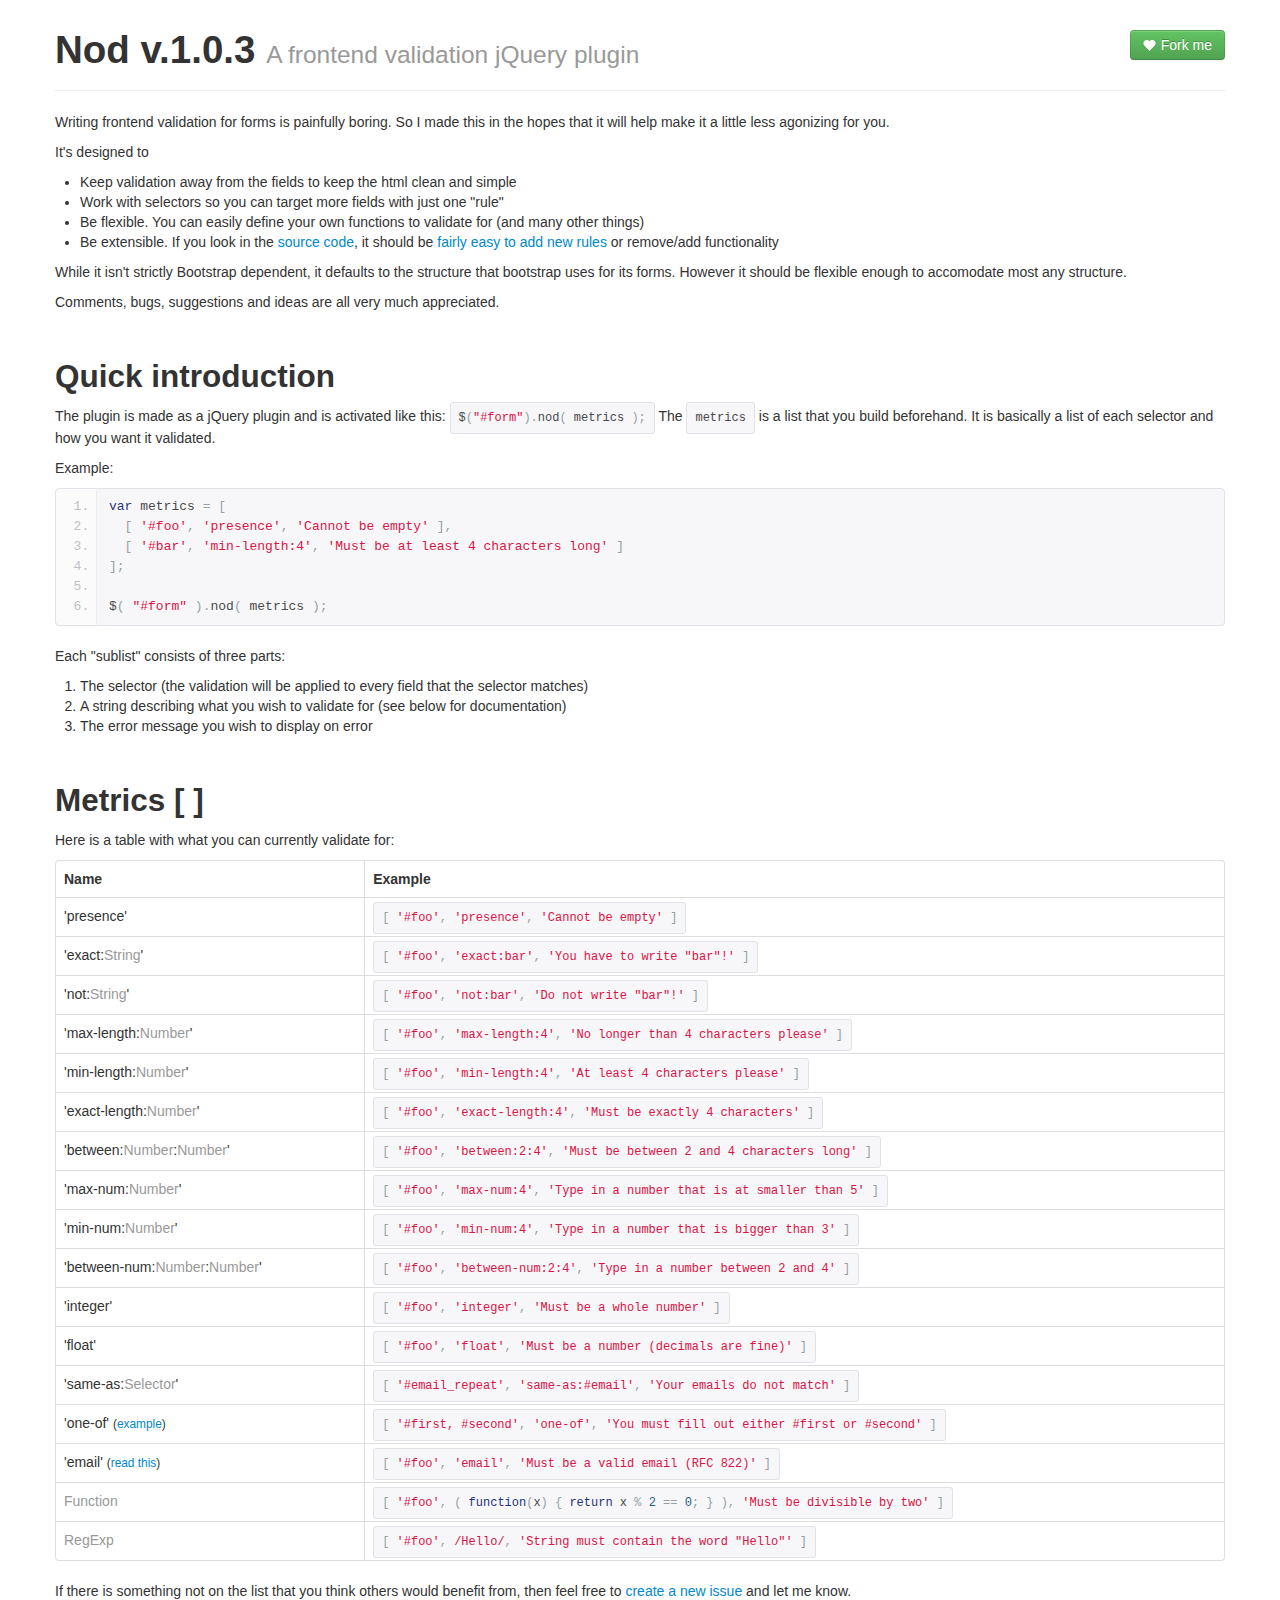
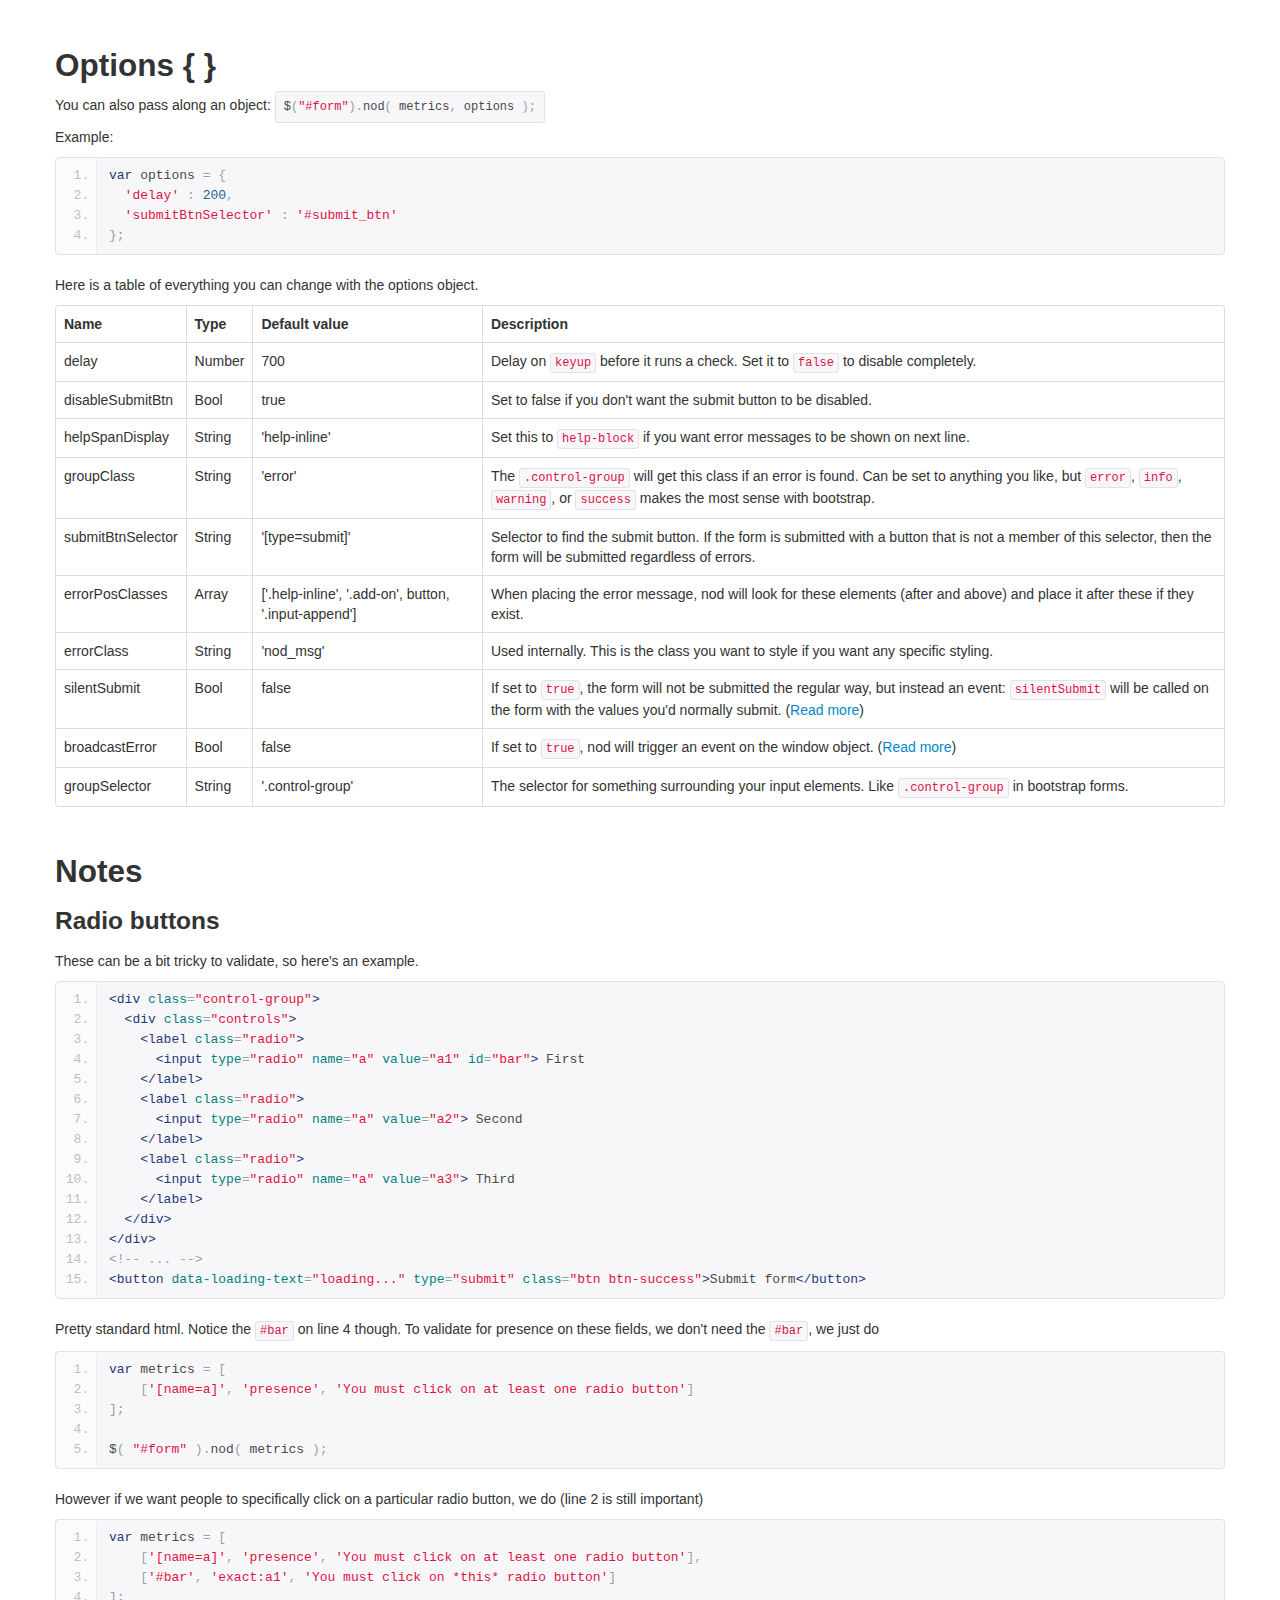
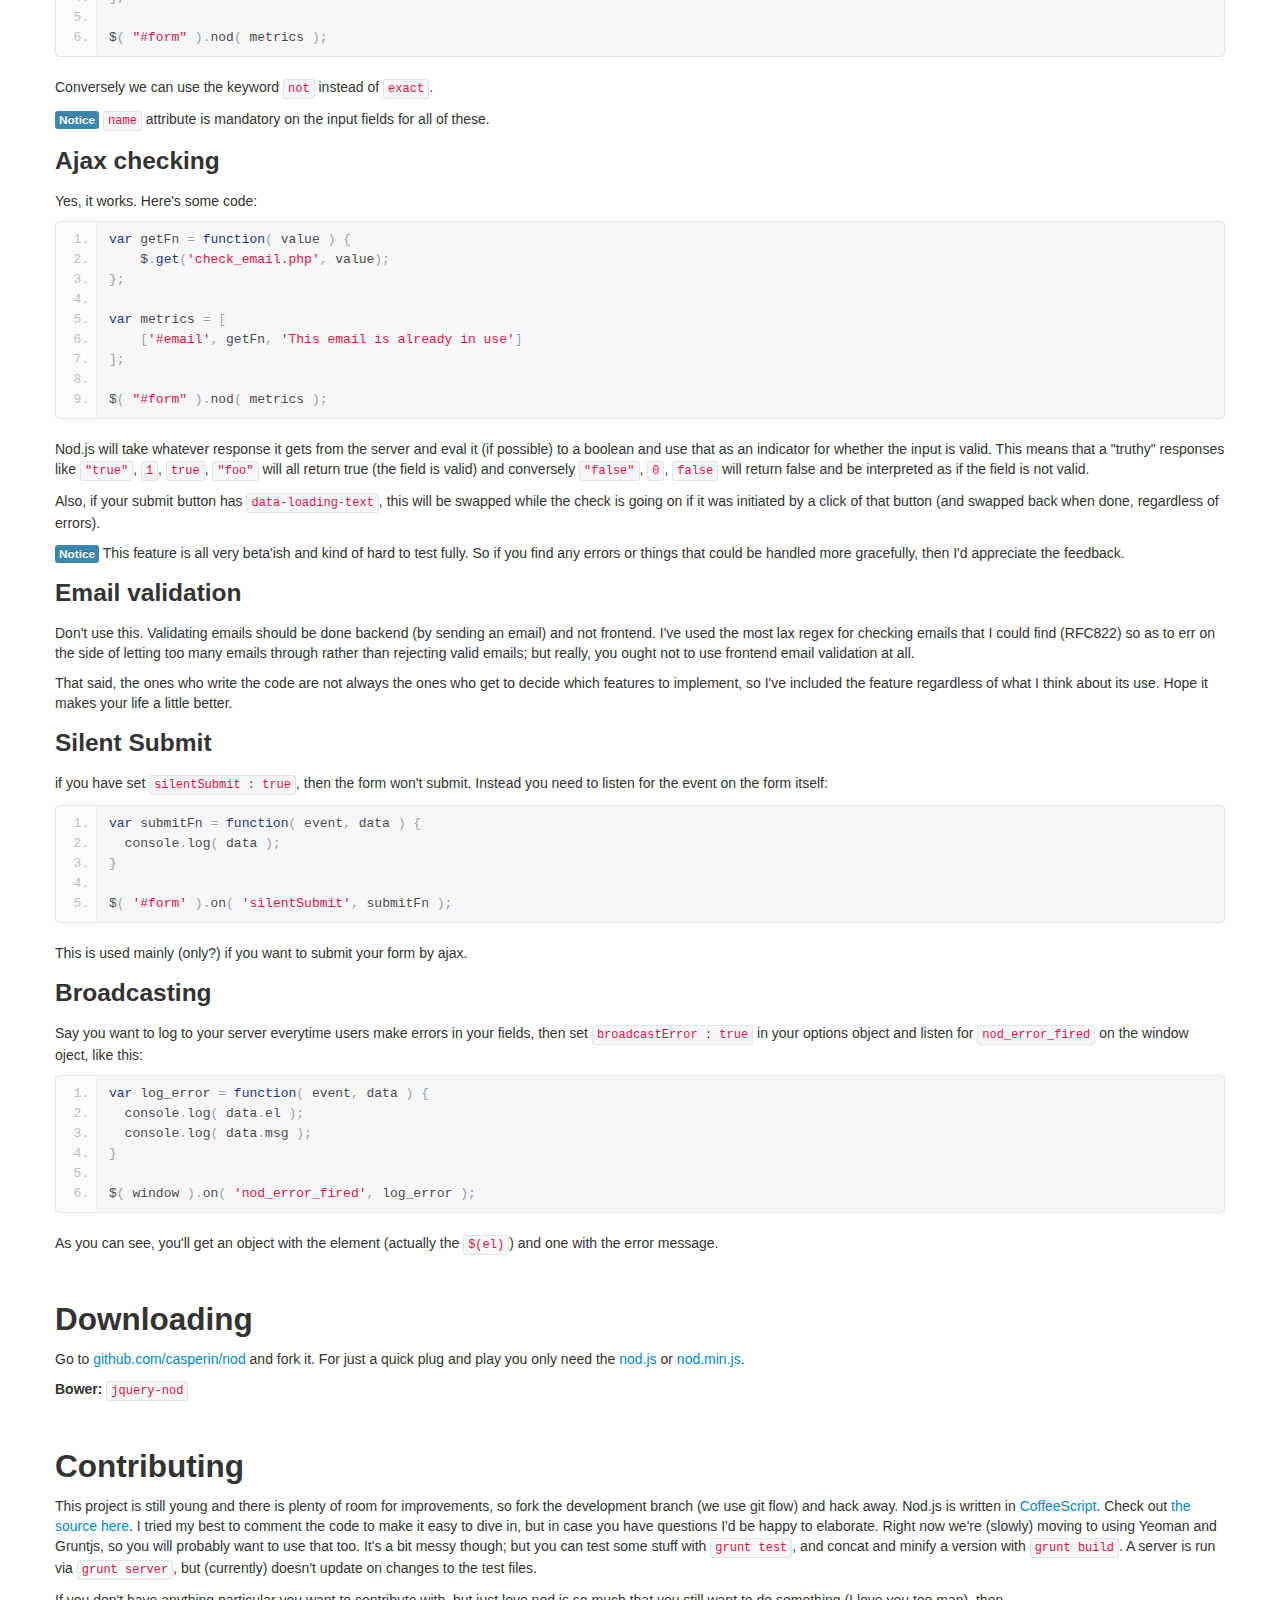
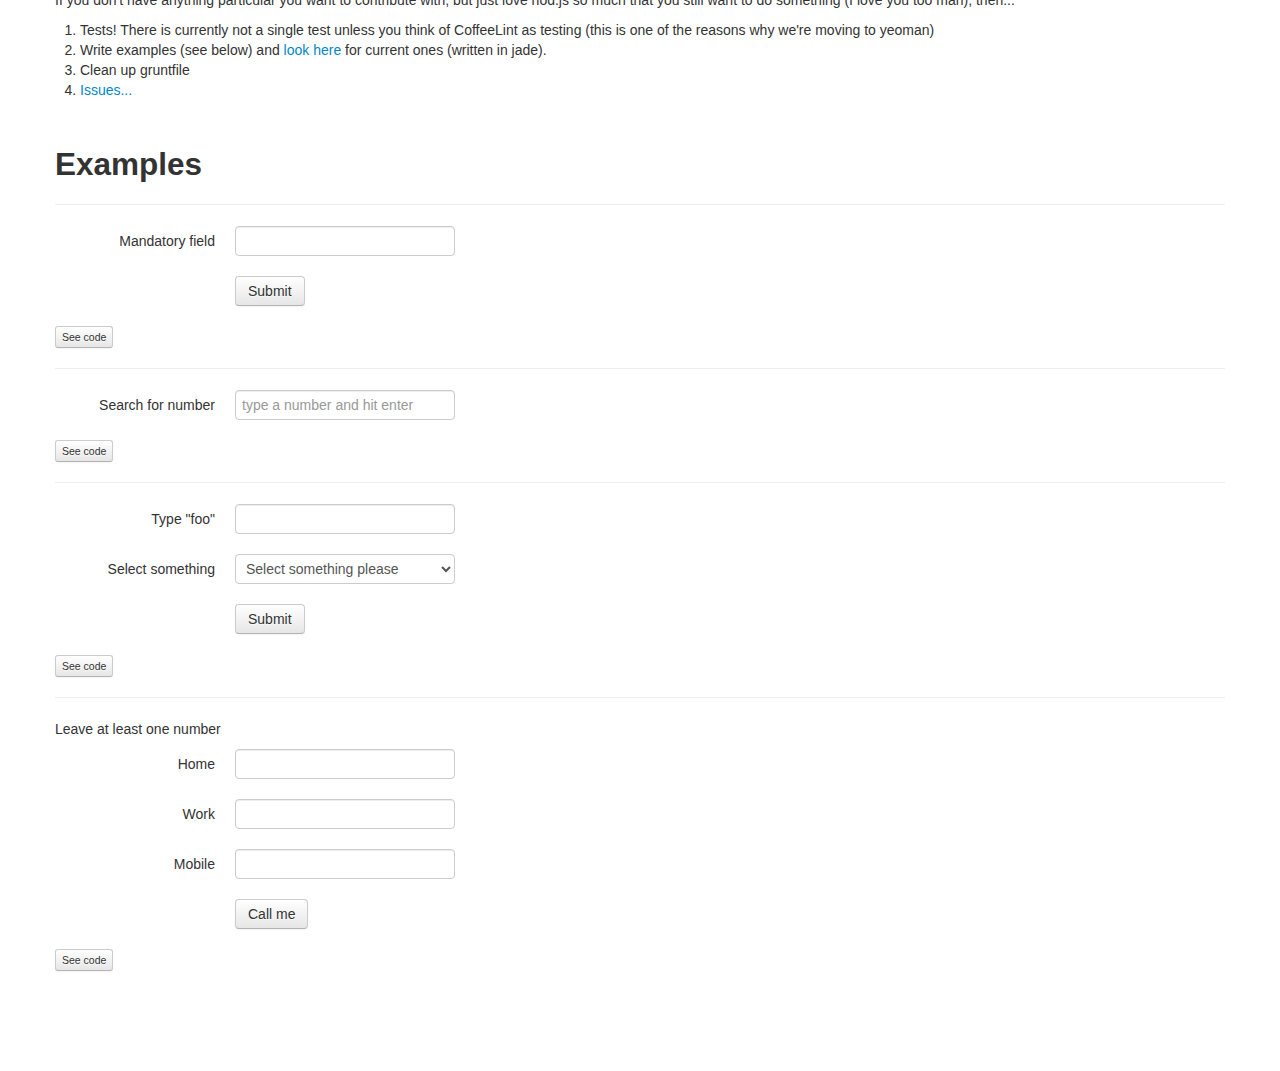
<file: nod/v.1.0.5/index.html>
<!DOCTYPE html>
<html>
  <head>
    <title>Nod!</title>
    <meta charset="utf-8">
    <link href="lib/bootstrap-combined.min.css" rel="stylesheet">
    <link href="lib/prettify.css">
    <script src="lib/jquery.min.js"></script>
    <script src="lib/bootstrap.min.js"></script>
    <script src="lib/prettify.js"></script>
    <script src="nod.min.js"></script>
    <style>
      body {margin-bottom:100px}
      .code { display: none }
      .nod_msg { background: #fcc; display: inline-block; padding: 2px 5px; margin-left: 5px; border-radius: 5px; }
      .container {margin-top:20px}
      h2 {margin-top:1.4em}
      .nod_msg {
        font-weight: bold;
      }
      .input-append, .input-prepend { font-size: 14px; } /* bug in bootstrap? */
      
      /* prettify */
      .com { color: #93a1a1; }
      .lit { color: #195f91; }
      .pun, .opn, .clo { color: #93a1a1; }
      .fun { color: #dc322f; }
      .str, .atv { color: #D14; }
      .kwd, .prettyprint .tag { color: #1e347b; }
      .typ, .atn, .dec, .var { color: teal; }
      .pln { color: #48484c; }
      
      .prettyprint {
        padding: 8px;
        background-color: #f7f7f9;
        border: 1px solid #e1e1e8;
      }
      .prettyprint.linenums {
        -webkit-box-shadow: inset 40px 0 0 #fbfbfc, inset 41px 0 0 #ececf0;
           -moz-box-shadow: inset 40px 0 0 #fbfbfc, inset 41px 0 0 #ececf0;
                box-shadow: inset 40px 0 0 #fbfbfc, inset 41px 0 0 #ececf0;
      }
      /* Specify class=linenums on a pre to get line numbering */
      ol.linenums {
        margin: 0 0 0 33px; /* IE indents via margin-left */
      }
      ol.linenums li {
        padding-left: 12px;
        color: #bebec5;
        line-height: 20px;
        text-shadow: 0 1px 0 #fff;
      }
      
    </style>
    <script>
      $(document).ready(function(){
        var see_code = $('<button/>', 
            {html:"See code", class:"btn btn-mini see-code" }
        ).on( 'click', function() {
            $(this).next('.code').trigger('tgl');
        });
        $( 'form' ).on( 'submit', submitForm = function( e ) { e.preventDefault(); } ).after( see_code );
        $( '.code' ).on( 'tgl', function() {
          el = $(this);
          el.is(':visible') ? el.slideUp() : el.slideDown();
        });
      });
      
      
    </script>
  </head>
  <body>
    <div class="container"><a href="//github.com/casperin/nod" style="margin-top:10px;" class="btn btn-success pull-right"><i class="icon-heart icon-white"></i>&nbsp;Fork me</a>
      <h1>Nod v.1.0.3 <small>A frontend validation jQuery plugin</small></h1>
      <hr>
      <p>Writing frontend validation for forms is painfully boring. So I made this in the hopes that it will help make it a little less agonizing for you.</p>
      <p>It's designed to</p>
      <ul>
        <li>Keep validation away from the fields to keep the html clean and simple</li>
        <li>Work with selectors so you can target more fields with just one "rule"</li>
        <li>Be flexible. You can easily define your own functions to validate for (and many other things)</li>
        <li>Be extensible. If you look in the <a href="https://github.com/casperin/nod/tree/master/nod">source code</a>, it should be <a href="https://github.com/casperin/nod/blob/master/nod/checker.coffee">fairly easy to add new rules</a> or remove/add functionality</li>
      </ul>
      <p>While it isn't strictly Bootstrap dependent, it defaults to the structure that bootstrap uses for its forms. However it should be flexible enough to accomodate most any structure.</p>
      <p>Comments, bugs, suggestions and ideas are all very much appreciated.</p>
      <h2>Quick introduction</h2>
      <p>
         
        The plugin is made as a jQuery plugin and is activated like this: <code class="prettyprint lang-js">$("#form").nod( metrics );</code> The <code class="prettyprint lang-js">metrics</code> is a list that you build beforehand. It is basically a list of each selector and how you want it validated.
      </p>
      <p>Example:</p>
      <pre class="prettyprint lang-js linenums">var metrics = [
  [ '#foo', 'presence', 'Cannot be empty' ],
  [ '#bar', 'min-length:4', 'Must be at least 4 characters long' ]
];
 
$( &quot;#form&quot; ).nod( metrics );</pre>
      <p>Each "sublist" consists of three parts:</p>
      <ol>
        <li>The selector (the validation will be applied to every field that the selector matches)</li>
        <li>A string describing what you wish to validate for (see below for documentation)</li>
        <li>The error message you wish to display on error</li>
      </ol>
      <h2 id="metrics">Metrics [ ]</h2>
      <p>Here is a table with what you can currently validate for:</p>
      <table class="table table-bordered">
        <thead>
          <tr>
            <th>Name</th>
            <th>Example</th>
          </tr>
        </thead>
        <tbody>
          <tr>
            <td>'presence'</td>
            <td><code class="prettyprint lang-js">[ '#foo', 'presence', 'Cannot be empty' ]</code></td>
          </tr>
          <tr>
            <td>'exact:<span class="muted">String</span>'</td>
            <td><code class="prettyprint lang-js">[ '#foo', 'exact:bar', 'You have to write "bar"!' ]</code></td>
          </tr>
          <tr>
            <td>'not:<span class="muted">String</span>'</td>
            <td><code class="prettyprint lang-js">[ '#foo', 'not:bar', 'Do not write "bar"!' ]</code></td>
          </tr>
          <tr>
            <td>'max-length:<span class="muted">Number</span>'</td>
            <td><code class="prettyprint lang-js">[ '#foo', 'max-length:4', 'No longer than 4 characters please' ]</code></td>
          </tr>
          <tr>
            <td>'min-length:<span class="muted">Number</span>'</td>
            <td><code class="prettyprint lang-js">[ '#foo', 'min-length:4', 'At least 4 characters please' ]</code></td>
          </tr>
          <tr>
            <td>'exact-length:<span class="muted">Number</span>'</td>
            <td><code class="prettyprint lang-js">[ '#foo', 'exact-length:4', 'Must be exactly 4 characters' ]</code></td>
          </tr>
          <tr>
            <td>'between:<span class="muted">Number</span>:<span class="muted">Number</span>'</td>
            <td><code class="prettyprint lang-js">[ '#foo', 'between:2:4', 'Must be between 2 and 4 characters long' ]</code></td>
          </tr>
          <tr>
            <td>'max-num:<span class="muted">Number</span>'</td>
            <td><code class="prettyprint lang-js">[ '#foo', 'max-num:4', 'Type in a number that is at smaller than 5' ]</code></td>
          </tr>
          <tr>
            <td>'min-num:<span class="muted">Number</span>'</td>
            <td><code class="prettyprint lang-js">[ '#foo', 'min-num:4', 'Type in a number that is bigger than 3' ]</code></td>
          </tr>
          <tr>
            <td>'between-num:<span class="muted">Number</span>:<span class="muted">Number</span>'</td>
            <td><code class="prettyprint lang-js">[ '#foo', 'between-num:2:4', 'Type in a number between 2 and 4' ]</code></td>
          </tr>
          <tr>
            <td>'integer'</td>
            <td><code class="prettyprint lang-js">[ '#foo', 'integer', 'Must be a whole number' ]</code></td>
          </tr>
          <tr>
            <td>'float'</td>
            <td><code class="prettyprint lang-js">[ '#foo', 'float', 'Must be a number (decimals are fine)' ]</code></td>
          </tr>
          <tr>
            <td>'same-as:<span class="muted">Selector</span>'</td>
            <td><code class="prettyprint lang-js">[ '#email_repeat', 'same-as:#email', 'Your emails do not match' ]</code></td>
          </tr>
          <tr>
            <td>'one-of' <small>(<a href="#example4">example</a>)</small></td>
            <td><code class="prettyprint lang-js">[ '#first, #second', 'one-of', 'You must fill out either #first or #second' ]</code></td>
          </tr>
          <tr>
            <td>'email' <small>(<a href="#email">read this</a>)</small></td>
            <td><code class="prettyprint lang-js">[ '#foo', 'email', 'Must be a valid email (RFC 822)' ]</code></td>
          </tr>
          <tr>
            <td class="muted">Function</td>
            <td><code class="prettyprint lang-js">[ '#foo', ( function(x) { return x % 2 == 0; } ), 'Must be divisible by two' ]</code></td>
          </tr>
          <tr>
            <td class="muted">RegExp</td>
            <td><code class="prettyprint lang-js">[ '#foo', /Hello/, 'String must contain the word "Hello"' ]</code></td>
          </tr>
        </tbody>
      </table>
      <p>If there is something not on the list that you think others would benefit from, then feel free to <a href="https://github.com/casperin/nod/issues">create a new issue </a>and let me know.</p>
      <h2 id="options">Options { }</h2>
      <p>You can also pass along an object: <code class="prettyprint lang-js">$("#form").nod( metrics, options );</code></p>
      <p>Example:</p>
      <pre class="prettyprint lang-js linenums">var options = {
  'delay' : 200,
  'submitBtnSelector' : '#submit_btn'
};</pre>
      <p>Here is a table of everything you can change with the options object. </p>
      <table class="table table-bordered">
        <thead>
          <tr>
            <th>Name</th>
            <th>Type</th>
            <th>Default value</th>
            <th>Description</th>
          </tr>
        </thead>
        <tbody>
          <tr>
            <td>delay</td>
            <td>Number</td>
            <td>700</td>
            <td>Delay on <code>keyup</code> before it runs a check. Set it to <code>false</code> to disable completely.</td>
          </tr>
          <tr>
            <td>disableSubmitBtn</td>
            <td>Bool</td>
            <td>true</td>
            <td>Set to false if you don't want the submit button to be disabled.</td>
          </tr>
          <tr>
            <td>helpSpanDisplay</td>
            <td>String</td>
            <td>'help-inline'</td>
            <td>Set this to <code>help-block</code> if you want error messages to be shown on next line.</td>
          </tr>
          <tr>
            <td>groupClass</td>
            <td>String</td>
            <td>'error'</td>
            <td>The <code>.control-group</code> will get this class if an error is found. Can be set to anything you like, but <code>error</code>, <code>info</code>, <code>warning</code>, or <code>success</code> makes the most sense with bootstrap.</td>
          </tr>
          <tr>
            <td>submitBtnSelector</td>
            <td>String</td>
            <td>'[type=submit]'</td>
            <td>Selector to find the submit button. If the form is submitted with a button that is not a member of this selector, then the form will be submitted regardless of errors.</td>
          </tr>
          <tr>
            <td>errorPosClasses</td>
            <td>Array</td>
            <td>['.help-inline', '.add-on', button, '.input-append']</td>
            <td>When placing the error message, nod will look for these elements (after and above) and place it after these if they exist.</td>
          </tr>
          <tr>
            <td>errorClass</td>
            <td>String</td>
            <td>'nod_msg'</td>
            <td>Used internally. This is the class you want to style if you want any specific styling.</td>
          </tr>
          <tr>
            <td>silentSubmit</td>
            <td>Bool</td>
            <td>false</td>
            <td>If set to <code>true</code>, the form will not be submitted the regular way, but instead an event: <code>silentSubmit</code> will be called on the form with the values you'd normally submit. (<a href="#silentsubmit">Read more</a>)</td>
          </tr>
          <tr>
            <td>broadcastError</td>
            <td>Bool</td>
            <td>false</td>
            <td>If set to <code>true</code>, nod will trigger an event on the window object. (<a href="#broadcast">Read more</a>)</td>
          </tr>
          <tr>
            <td>groupSelector</td>
            <td>String</td>
            <td>'.control-group'</td>
            <td>The selector for something surrounding your input elements. Like <code>.control-group</code> in bootstrap forms.</td>
          </tr>
        </tbody>
      </table>
      <h2 id="notes">Notes</h2>
      <h3 id="radio">Radio buttons</h3>
      <p>These can be a bit tricky to validate, so here's an example.</p>
      <pre class="prettyprint lang-html linenums">&lt;div class=&quot;control-group&quot;&gt;
  &lt;div class=&quot;controls&quot;&gt;
    &lt;label class=&quot;radio&quot;&gt;
      &lt;input type=&quot;radio&quot; name=&quot;a&quot; value=&quot;a1&quot; id=&quot;bar&quot;&gt; First
    &lt;/label&gt;
    &lt;label class=&quot;radio&quot;&gt;
      &lt;input type=&quot;radio&quot; name=&quot;a&quot; value=&quot;a2&quot;&gt; Second
    &lt;/label&gt;
    &lt;label class=&quot;radio&quot;&gt;
      &lt;input type=&quot;radio&quot; name=&quot;a&quot; value=&quot;a3&quot;&gt; Third
    &lt;/label&gt;
  &lt;/div&gt;
&lt;/div&gt;
&lt;!-- ... --&gt;
&lt;button data-loading-text=&quot;loading...&quot; type=&quot;submit&quot; class=&quot;btn btn-success&quot;&gt;Submit form&lt;/button&gt;</pre>
      <p>Pretty standard html. Notice the <code>#bar</code> on line 4 though. To validate for presence on these fields, we don't need the <code>#bar</code>, we just do</p>
      <pre class="prettyprint lang-js linenums">var metrics = [
    ['[name=a]', 'presence', 'You must click on at least one radio button']
];
 
$( &quot;#form&quot; ).nod( metrics );</pre>
      <p>However if we want people to specifically click on a particular radio button, we do (line 2 is still important)</p>
      <pre class="prettyprint lang-js linenums">var metrics = [
    ['[name=a]', 'presence', 'You must click on at least one radio button'],
    ['#bar', 'exact:a1', 'You must click on *this* radio button']
];
 
$( &quot;#form&quot; ).nod( metrics );</pre>
      <p>Conversely we can use the keyword <code>not</code> instead of <code>exact</code>.</p>
      <p><span class="label label-info">Notice</span> <code>name</code> attribute is mandatory on the input fields for all of these.</p>
      <h3 id="ajax">Ajax checking</h3>
      <p>Yes, it works. Here's some code:</p>
      <pre class="prettyprint lang-js linenums">var getFn = function( value ) {
    $.get('check_email.php', value);
};
 
var metrics = [
    ['#email', getFn, 'This email is already in use']
];
 
$( &quot;#form&quot; ).nod( metrics );</pre>
      <p>Nod.js will take whatever response it gets from the server and eval it (if possible) to a boolean and use that as an indicator for whether the input is valid. This means that a "truthy" responses like <code>"true"</code>, <code>1</code>, <code>true</code>, <code>"foo"</code> will all return true (the field is valid) and conversely <code>"false"</code>, <code>0</code>, <code>false</code> will return false and be interpreted as if the field is not valid.</p>
      <p>Also, if your submit button has <code>data-loading-text</code>, this will be swapped while the check is going on if it was initiated by a click of that button (and swapped back when done, regardless of errors).</p>
      <p> <span class="label label-info">Notice</span> This feature is all very beta'ish and kind of hard to test fully. So if you find any errors or things that could be handled more gracefully, then I'd appreciate the feedback.</p>
      <h3 id="email">Email validation</h3>
      <p>Don't use this. Validating emails should be done backend (by sending an email) and not frontend. I've used the most lax regex for checking emails that I could find (RFC822) so as to err on the side of letting too many emails through rather than rejecting valid emails; but really, you ought not to use frontend email validation at all.</p>
      <p>That said, the ones who write the code are not always the ones who get to decide which features to implement, so I've included the feature regardless of what I think about its use. Hope it makes your life a little better.</p>
      <h3 id="silentsubmit">Silent Submit</h3>
      <p>if you have set <code>silentSubmit : true</code>, then the form won't submit. Instead you need to listen for the event on the form itself:</p>
      <pre class="prettyprint lang-js linenums">var submitFn = function( event, data ) {
  console.log( data );
}
 
$( '#form' ).on( 'silentSubmit', submitFn );</pre>
      <p>This is used mainly (only?) if you want to submit your form by ajax.</p>
      <h3 id="broadcast">Broadcasting</h3>
      <p>Say you want to log to your server everytime users make errors in your fields, then set <code>broadcastError : true</code> in your options object and listen for <code>nod_error_fired</code> on the window oject, like this:</p>
      <pre class="prettyprint lang-js linenums">var log_error = function( event, data ) {
  console.log( data.el );
  console.log( data.msg );
}
 
$( window ).on( 'nod_error_fired', log_error );</pre>
      <p>As you can see, you'll get an object with the element (actually the <code>$(el)</code>) and one with the error message.</p>
      <h2 id="download">Downloading</h2>
      <p>Go to <a href="//github.com/casperin/nod">github.com/casperin/nod</a> and fork it. For just a quick plug and play you only need the <a href="https://github.com/casperin/nod/blob/master/nod.js">nod.js</a> or <a href="https://github.com/casperin/nod/blob/master/nod.min.js">nod.min.js</a>.</p>
      <p id="bower"><strong>Bower: </strong><code>jquery-nod</code></p>
      <h2 id="contribute">Contributing</h2>
      <p>This project is still young and there is plenty of room for improvements, so fork the development branch (we use git flow) and hack away. Nod.js is written in <a href="http://coffeescript.org/">CoffeeScript</a>. Check out <a href="https://github.com/casperin/nod/tree/develop/nod">the source here</a>. I tried my best to comment the code to make it easy to dive in, but in case you have questions I'd be happy to elaborate. Right now we're (slowly) moving to using Yeoman and Gruntjs, so you will probably want to use that too. It's a bit messy though; but you can test some stuff with <code>grunt test</code>, and concat and minify a version with <code>grunt build</code>. A server is run via <code>grunt server</code>, but (currently) doesn't update on changes to the test files.</p>
      <p>If you don't have anything particular you want to contribute with, but just love nod.js so much that you still want to do something (I love you too man), then...</p>
      <ol>
        <li>Tests! There is currently not a single test unless you think of CoffeeLint as testing (this is one of the reasons why we're moving to yeoman)</li>
        <li>Write examples (see below) and <a href="https://github.com/casperin/nod/tree/develop/dev/examples">look here</a> for current ones (written in jade).</li>
        <li>Clean up gruntfile</li>
        <li><a href="https://github.com/casperin/nod/issues">Issues...</a></li>
      </ol>
      <h2 id="examples">Examples</h2>
      <hr id="example1">
      <form id="ex1" class="form-horizontal">
        <div class="control-group">
          <label class="control-label">Mandatory field</label>
          <div class="controls">
            <input type="text">
          </div>
        </div>
        <div class="controls">
          <button type="submit" class="btn">Submit</button>
        </div>
        <script>
          var metrics = [
            [ 'input', 'presence', 'Cannot be empty' ]
          ];
          $("#ex1").nod( metrics );
        </script>
      </form>
      <div class="code">
        <pre class="prettyprint lang-html">&lt;form id=&quot;ex1&quot; class=&quot;form-horizontal&quot;&gt;
  &lt;div class=&quot;control-group&quot;&gt;
     &lt;label class=&quot;control-label&quot;&gt;Mandatory field&lt;/label&gt;
     &lt;div class=&quot;controls&quot;&gt;
       &lt;input type=&quot;text&quot;&gt;
     &lt;/div&gt;
   &lt;/div&gt;
   &lt;div class=&quot;controls&quot;&gt;
     &lt;button type=&quot;submit&quot; class=&quot;btn&quot;&gt;Submit&lt;/button&gt;
   &lt;/div&gt;
 &lt;/form&gt;</pre>
        <pre class="prettyprint lang-js">var metrics = [
  [ 'input', 'presence', 'Cannot be empty' ]
];
$(&quot;#ex1&quot;).nod( metrics );</pre>
      </div>
      <hr id="example2">
      <form id="ex2" class="form-horizontal">
        <div class="control-group">
          <label class="control-label">Search for number</label>
          <div class="controls">
            <input type="text" placeholder="type a number and hit enter" class="search_field">
          </div>
        </div>
        <script>
          var metrics = [
            [ '.search_field', 'integer', 'Must be a number' ]
          ];
          var options = {
            disableSubmitBtn : false
          }
          $("#ex2").nod( metrics, options );
        </script>
      </form>
      <div class="code">
        <pre class="prettyprint lang-html">&lt;form id=&quot;ex2&quot; class=&quot;form-horizontal&quot;&gt;
  &lt;div class=&quot;control-group&quot;&gt;
     &lt;label class=&quot;control-label&quot;&gt;Search for number&lt;/label&gt;
     &lt;div class=&quot;controls&quot;&gt;
       &lt;input type=&quot;text&quot; class=&quot;search_field&quot; placeholder=&quot;type a number and hit enter&quot;&gt;
     &lt;/div&gt;
   &lt;/div&gt;
 &lt;/form&gt;</pre>
        <pre class="prettyprint lang-js">var metrics = [
  [ '.search_field', 'integer', 'Must be a number' ]
];
 
var options = {
  disableSubmitBtn : false
 }
 
$(&quot;#ex2&quot;).nod( metrics, options );</pre>
      </div>
      <hr id="example3">
      <form id="ex3" class="form-horizontal">
        <div class="control-group">
          <label class="control-label">Type "foo"</label>
          <div class="controls">
            <input type="text" class="ex3a">
          </div>
        </div>
        <div class="control-group">
          <div class="control-label">
            <label>Select something</label>
          </div>
          <div class="controls">
            <select id="ex3select">
              <option value="">Select something please</option>
              <option value="1">Pick this</option>
              <option value="2">Or this</option>
              <option value="3">But not this</option>
              <option value="4">This is fine though</option>
            </select>
          </div>
        </div>
        <div class="controls">
          <button type="submit" class="btn">Submit</button>
        </div>
        <script>
          var metrics = [
            [ '.ex3a', 'exact:foo', 'I told you to type "foo"!' ],
            [ '#ex3select', 'presence', 'Pick something' ],
            [ '#ex3select', 'not:3', 'I told you not to pick this one!' ],
          ];
          var options = {
            'groupClass' : 'warning',
          };
          $("#ex3").nod( metrics, options );
        </script>
      </form>
      <div class="code">
        <pre class="prettyprint lang-html">&lt;form id=&quot;ex3&quot; class=&quot;form-horizontal&quot;&gt;
&lt;div class=&quot;control-group&quot;&gt;
  &lt;label class=&quot;control-label&quot;&gt;Type &quot;foo&quot;&lt;/label&gt;
  &lt;div class=&quot;controls&quot;&gt;
    &lt;input type=&quot;text&quot; class=&quot;ex3a&quot;&gt;
  &lt;/div&gt;
&lt;/div&gt;
&lt;div class=&quot;control-group&quot;&gt;
  &lt;div class=&quot;control-label&quot;&gt;
    &lt;label&gt;Select something&lt;/label&gt;
  &lt;/div&gt;
  &lt;div class=&quot;controls&quot;&gt;
    &lt;select id=&quot;ex3select&quot;&gt;
      &lt;option value=&quot;&quot;&gt;Select something please&lt;/option&gt;
      &lt;option value=&quot;1&quot;&gt;Pick this&lt;/option&gt;
      &lt;option value=&quot;2&quot;&gt;Or this&lt;/option&gt;
      &lt;option value=&quot;3&quot;&gt;But not this&lt;/option&gt;
      &lt;option value=&quot;4&quot;&gt;This is fine though&lt;/option&gt;
    &lt;/select&gt;
  &lt;/div&gt;
&lt;/div&gt;
&lt;div class=&quot;controls&quot;&gt;
  &lt;button type=&quot;submit&quot; class=&quot;btn&quot;&gt;Submit&lt;/button&gt;
&lt;/div&gt;</pre>
        <pre class="prettyprint lang-js">var metrics = [
  [ '.ex3a', 'exact:foo', 'I told you to type &quot;foo&quot;!' ],
  [ '#ex3select', 'presence', 'Pick something' ],
  [ '#ex3select', 'not:3', 'I told you not to pick this one!' ],
];
var options = {
  'groupClass' : 'warning',
};
$(&quot;#ex3&quot;).nod( metrics, options );</pre>
      </div>
      <hr id="example4">
      <form id="ex4" class="form-horizontal">
        <p>Leave at least one number</p>
        <div class="control-group">
          <label class="control-label">Home</label>
          <div class="controls">
            <input type="text" id="ex4a_home">
          </div>
        </div>
        <div class="control-group">
          <label class="control-label">Work</label>
          <div class="controls">
            <input type="text" id="ex4a_work">
          </div>
        </div>
        <div class="control-group">
          <label class="control-label">Mobile</label>
          <div class="controls">
            <input type="text" id="ex4a_mobile">
          </div>
        </div>
        <div class="controls">
          <button type="submit" class="btn">Call me</button>
        </div>
        <script>
          var metrics = [
            [ '#ex4a_home, #ex4a_work, #ex4a_mobile', 'one-of', 'Add at least one number' ]
          ];
          $("#ex4").nod( metrics );
          
        </script>
      </form>
      <!-- use http://www.opinionatedgeek.com/DotNet/Tools/HTMLEncode/Encode.aspx-->
      <div class="code">
        <pre class="prettyprint lang-html">&lt;form id=&quot;ex4&quot; class=&quot;form-horizontal&quot;&gt;
  &lt;p&gt;Leave at least one number&lt;/p&gt;
  &lt;div class=&quot;control-group&quot;&gt;
    &lt;label class=&quot;control-label&quot;&gt;Home&lt;/label&gt;
    &lt;div class=&quot;controls&quot;&gt;
      &lt;input type=&quot;text&quot; id=&quot;ex4a_home&quot;&gt;
    &lt;/div&gt;
  &lt;/div&gt;
  &lt;div class=&quot;control-group&quot;&gt;
    &lt;label class=&quot;control-label&quot;&gt;Work&lt;/label&gt;
    &lt;div class=&quot;controls&quot;&gt;
      &lt;input type=&quot;text&quot; id=&quot;ex4a_work&quot;&gt;
    &lt;/div&gt;
  &lt;/div&gt;
  &lt;div class=&quot;control-group&quot;&gt;
    &lt;label class=&quot;control-label&quot;&gt;Mobile&lt;/label&gt;
    &lt;div class=&quot;controls&quot;&gt;
      &lt;input type=&quot;text&quot; id=&quot;ex4a_mobile&quot;&gt;
    &lt;/div&gt;
  &lt;/div&gt;
  &lt;div class=&quot;controls&quot;&gt;
    &lt;button type=&quot;submit&quot; class=&quot;btn&quot;&gt;Call me&lt;/button&gt;
  &lt;/div&gt;
&lt;/form&gt;</pre>
        <pre class="prettyprint lang-js">&lt;script&gt;
  var metrics = [
    [ '#ex4a_home, #ex4a_work, #ex4a_mobile', 'one-of', 'Add at least one number' ]
  ];
  $( '#ex4' ).nod( metrics );
&lt;/script&gt;</pre>
      </div>
    </div>
    <script>!function($) { $(function(){ window.prettyPrint && prettyPrint() }) }(window.jQuery);</script>
  </body>
</html>
</file>
<file: cherries/styles.css>
body {
    font: 1.2em/1.4 sans-serif;
    margin: 50px auto;
    max-width: 50em;
}

a {
    color: #06f;
}

a:visited {
    color: #60f;
}

.author {
    float: right;
    margin: 0 0 10px 10px;
}

mark {
    background: #ffc;
    font-style: italic;
}

code {
    font-size: 1.2em;
    background: #efa;
}

code.def {
    font-weight: 800;
}

body pre.prettyprint {
    border: none;
    border-left: 3px solid #e5e5e5;
    padding: 5px;
    background: #f5f5f5;
    line-height:1.5;
}

body pre.prettyprint .com  {
    color: #999;
}

body pre.prettyprint .kwd  {
    color: #08f;
}

body pre.prettyprint .str,
body pre.prettyprint .lit  {
    color: #0a5;
}

small {
    display: block;
    color: #999;
}

hr  {
    margin: 2em 0;
    border: none;
    border-top: 1px solid #ccc;
}

.mono a  {
    font-family:monospace;
}
</file>
<file: functional-js/style.css>
body{
  font: 14px/1.4 Myriad Pro, Arial, Sans-serif;
}

a {
  color: #80f;
  text-decoration: none;
}
a:hover {
  text-decoration: underline;
}
mark { background: #ffa; margin-left: 5px; }
.sidebar {
  position: fixed;
  top: 0;
  left: 0;
  bottom: 0;
  width: 209px;
  padding: 10px 20px;
  background: #f5f5f5;
  border-right: 1px solid #e5e5e5;
  overflow: auto;
}

.sidebar nav {
  display: none;
  border-bottom: 1px solid #e5e5e5;
  color: #aaa;
}

.sidebar nav span:hover {
  cursor: pointer;
  background: #ffc;
}
.sidebar .current {
  color: black;
  font-weight: 800
}

.sidebar ul {
  list-style: none;
  padding: 0;
}

.container {
  margin-left: 270px;
}

pre, code {
  font-family: monaco;
  font-size: 12px;
  line-height: 1.4;
}

/* prettify */
section .com { color: #93a1a1; }
section .lit { color: #195f91; }
section .pun, .opn, .clo { color: #93a1a1; }
section .fun { color: #dc322f; }
section .str, .atv { color: #D14; }
section .kwd, .prettyprint .tag { color: #1e347b; }
section .typ, .atn, .dec, .var { color: teal; }
section .pln { color: #48484c; }

section pre.prettyprint {
  padding: 8px;
  background-color: #f5f5f5;
  border: none;
}

section {
}

section h2 {
  margin: 3em 0 0;
}

h2 small {
  font-size: 14px;
  font-weight: 400;
  margin-left: 5px;
}
h2 small a { color: #aaa; text-decoration: underline; }
h2 small a:hover { color: #80f; }

code.sig { color: #aaa }
</file>
<file: nod/prettify/prettify.css>
.com { color: #93a1a1; }
.lit { color: #195f91; }
.pun, .opn, .clo { color: #93a1a1; }
.fun { color: #dc322f; }
.str, .atv { color: #D14; }
.kwd, .prettyprint .tag { color: #1e347b; }
.typ, .atn, .dec, .var { color: teal; }
.pln { color: #48484c; }

.prettyprint {
  padding: 8px;
  background-color: #f7f7f9;
  border: 1px solid #e1e1e8;
}
.prettyprint.linenums {
  -webkit-box-shadow: inset 40px 0 0 #fbfbfc, inset 41px 0 0 #ececf0;
     -moz-box-shadow: inset 40px 0 0 #fbfbfc, inset 41px 0 0 #ececf0;
          box-shadow: inset 40px 0 0 #fbfbfc, inset 41px 0 0 #ececf0;
}

/* Specify class=linenums on a pre to get line numbering */
ol.linenums {
  margin: 0 0 0 33px; /* IE indents via margin-left */
}
ol.linenums li {
  padding-left: 12px;
  color: #bebec5;
  line-height: 20px;
  text-shadow: 0 1px 0 #fff;
}
</file>
<file: nod/v.1.0.5/lib/prettify.css>
.com { color: #93a1a1; }
.lit { color: #195f91; }
.pun, .opn, .clo { color: #93a1a1; }
.fun { color: #dc322f; }
.str, .atv { color: #D14; }
.kwd, .prettyprint .tag { color: #1e347b; }
.typ, .atn, .dec, .var { color: teal; }
.pln { color: #48484c; }

.prettyprint {
  padding: 8px;
  background-color: #f7f7f9;
  border: 1px solid #e1e1e8;
}
.prettyprint.linenums {
  -webkit-box-shadow: inset 40px 0 0 #fbfbfc, inset 41px 0 0 #ececf0;
     -moz-box-shadow: inset 40px 0 0 #fbfbfc, inset 41px 0 0 #ececf0;
          box-shadow: inset 40px 0 0 #fbfbfc, inset 41px 0 0 #ececf0;
}

/* Specify class=linenums on a pre to get line numbering */
ol.linenums {
  margin: 0 0 0 33px; /* IE indents via margin-left */
}
ol.linenums li {
  padding-left: 12px;
  color: #bebec5;
  line-height: 20px;
  text-shadow: 0 1px 0 #fff;
}
</file>
